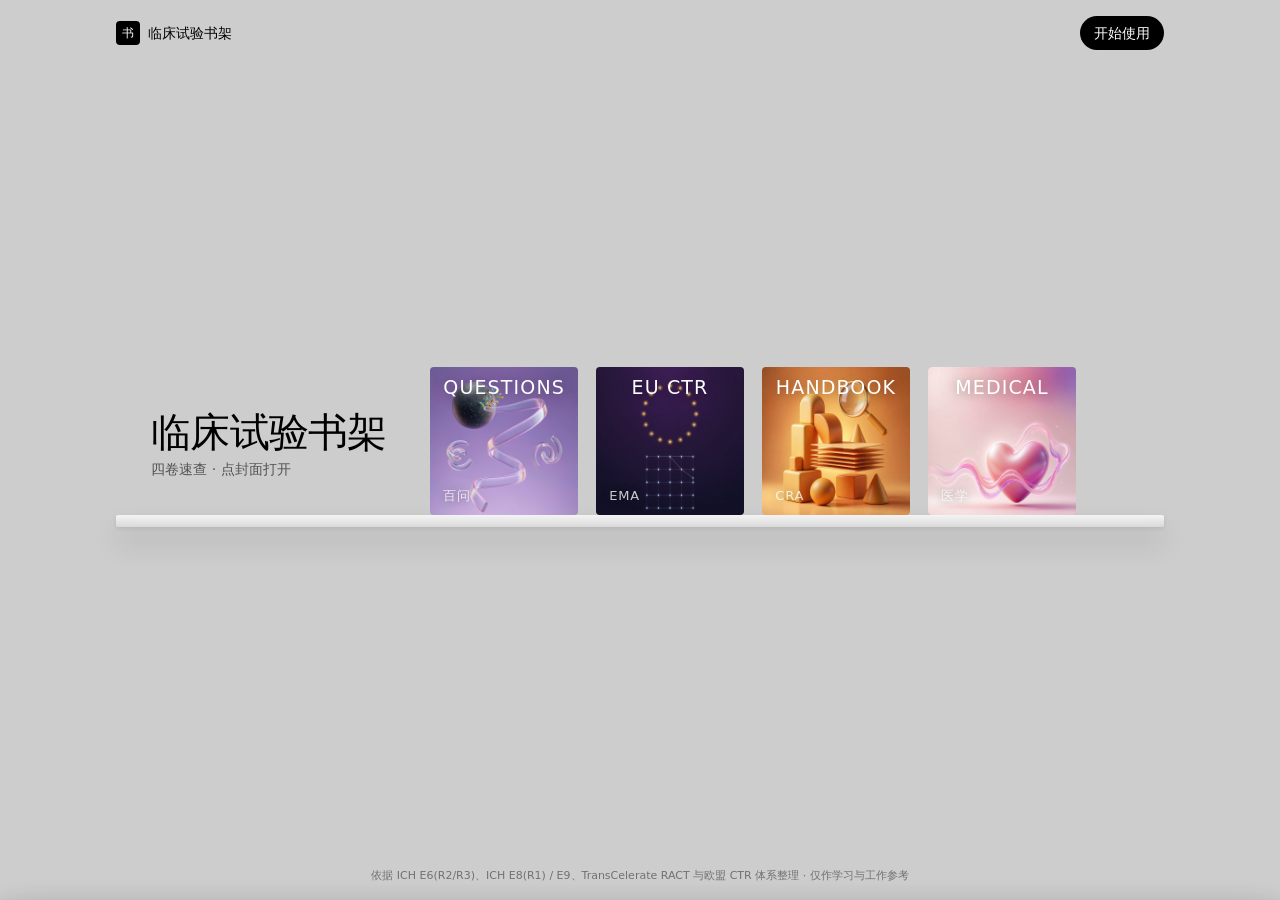
<file: 临床试验书架/index.html>
<!doctype html>
<html lang="zh-CN">
<head>
<meta charset="utf-8">
<meta name="viewport" content="width=device-width,initial-scale=1,viewport-fit=cover">
<meta name="format-detection" content="telephone=no">
<meta name="theme-color" content="#cdcdcd">
<meta name="apple-mobile-web-app-capable" content="yes">
<meta name="description" content="面向临床研究从业者的移动端速查书架：临床试验百问、EMA 法规、CRA 小册子、MA 医学。纯静态、可离线、微信内直接打开。">
<title>临床试验书架 · 四卷速查</title>
<link rel="stylesheet" href="assets/shelf.css">
</head>
<body>
<div class="scene" id="scene">
<header class="bar"><button class="brand" data-sheet-open="menu" aria-label="目录"><span class="brand-mark">书</span>临床试验书架</button><button class="pill bar-pill" data-sheet-open="about">开始使用</button></header>
<div class="scene-info" id="sceneInfo"><h1 class="si-title" id="siTitle" data-default="临床试验书架">临床试验书架</h1><p class="si-tag" id="siTag" data-default="四卷速查 · 点封面打开">四卷速查 · 点封面打开</p></div>
<div class="stage-shelf" id="stageShelf"><div class="shelf-row2"><button class="vol-link" type="button" data-key="qna" data-name="临床试验百问" data-tag="36 道高频问答 · 30 秒翻到答案" data-href="qna/index.html" data-img="assets/covers/qna.jpg" style="--i:0" aria-label="临床试验百问"><span class="vol" data-cover="qna"><img src="assets/covers/qna.jpg" alt="" loading="eager" decoding="async"><span class="v-word">QUESTIONS</span><span class="v-cn">百问</span></span></button><button class="vol-link" type="button" data-key="ema" data-name="EMA 法规" data-tag="12 部欧盟法规 · 暗色矩阵速查" data-href="ema/index.html" data-img="assets/covers/ema.jpg" style="--i:1" aria-label="EMA 法规"><span class="vol" data-cover="ema"><img src="assets/covers/ema.jpg" alt="" loading="eager" decoding="async"><span class="v-word">EU CTR</span><span class="v-cn">EMA</span></span></button><button class="vol-link" type="button" data-key="cra" data-name="CRA 小册子" data-tag="RBM 实务 · RACT / KRI / CtQ" data-href="cra/index.html" data-img="assets/covers/cra.jpg" style="--i:2" aria-label="CRA 小册子"><span class="vol" data-cover="cra"><img src="assets/covers/cra.jpg" alt="" loading="eager" decoding="async"><span class="v-word">HANDBOOK</span><span class="v-cn">CRA</span></span></button><button class="vol-link" type="button" data-key="ma" data-name="MA 医学" data-tag="7 大治疗领域 · 终点与标志物" data-href="ma/index.html" data-img="assets/covers/ma.jpg" style="--i:3" aria-label="MA 医学"><span class="vol" data-cover="ma"><img src="assets/covers/ma.jpg" alt="" loading="eager" decoding="async"><span class="v-word">MEDICAL</span><span class="v-cn">医学</span></span></button></div><div class="shelf-board"></div></div>
<div class="focus-layer" aria-hidden="true"><span class="focus-cover"><img id="foImg" src="assets/covers/qna.jpg" alt=""><span class="v-word" id="foWord"></span><span class="v-cn" id="foCn"></span></span><a class="pill fo-open" id="foOpen" href="qna/index.html">打开 <svg width="15" height="15" viewBox="0 0 24 24" fill="none" stroke="currentColor" stroke-width="1.5" stroke-linecap="round" stroke-linejoin="round" aria-hidden="true"><path d="M7 17 17 7"/><path d="M9 7h8v8"/></svg></a></div>
<footer class="scene-foot">依据 ICH E6(R2/R3)、ICH E8(R1) / E9、TransCelerate RACT 与欧盟 CTR 体系整理 · 仅作学习与工作参考</footer>
</div>
<section class="sheet" data-sheet="menu" aria-hidden="true"><div class="sheet-grip"></div><div class="sheet-inner"><div class="sheet-h"><span class="sheet-t">目录</span><button class="ghost" data-sheet-close aria-label="关闭"><svg width="20" height="20" viewBox="0 0 24 24" fill="none" stroke="currentColor" stroke-width="1.5" stroke-linecap="round" stroke-linejoin="round" aria-hidden="true"><path d="M6.5 6.5l11 11M17.5 6.5l-11 11"/></svg></button></div><div class="sheet-list"><button class="nav-line" data-sheet-open="search"><span>全站检索</span><small>索引 87 条</small></button><a class="nav-line" href="index.html"><span>书架首页</span><small>4 卷</small></a><a class="nav-line" href="qna/index.html"><span>临床试验百问</span><small>36 问</small></a><a class="nav-line" href="ema/index.html"><span>EMA 法规</span><small>12 部</small></a><a class="nav-line" href="cra/index.html"><span>CRA 小册子</span><small>RBM</small></a><a class="nav-line" href="ma/index.html"><span>MA 医学</span><small>21 节</small></a><a class="nav-line" href="cra/rbm-toolkit/index.html"><span>RBM 监查工作台</span><small>工具</small></a><button class="nav-line" data-sheet-open="about"><span>关于本架</span><small>说明</small></button></div></div></section><section class="sheet" data-sheet="about" aria-hidden="true"><div class="sheet-grip"></div><div class="sheet-inner"><div class="sheet-h"><span class="sheet-t">关于本架</span><button class="ghost" data-sheet-close aria-label="关闭"><svg width="20" height="20" viewBox="0 0 24 24" fill="none" stroke="currentColor" stroke-width="1.5" stroke-linecap="round" stroke-linejoin="round" aria-hidden="true"><path d="M6.5 6.5l11 11M17.5 6.5l-11 11"/></svg></button></div><p class="sheet-p">四卷临床试验实务速查，立在灰墙书架上。<b>临床试验百问</b>、<b>EMA 法规</b>、<b>CRA 小册子</b>、<b>MA 医学</b> —— 点封面聚焦放大，点 <b>打开</b> 进入卷册；页内可搜可筛，点条目展开。</p><p class="sheet-p"><b>封面由 AI 生成</b>：四张专辑风封面为 AI 原画，卷名文字由页面叠加保证清晰。</p><p class="sheet-p"><b>离线可用</b>：整站是纯静态文件，解压后双击 index.html 即可打开，不需要联网、不需要登录、不需要安装。RBM 监查工作台的数据全部保存在本机浏览器。</p><p class="sheet-p"><b>数据合规</b>：页面不含任何埋点、不上传任何数据，符合临床资料不出域的要求。</p><p class="sheet-p"><b>声明</b>：内容仅作学习与工作参考，不替代正式法规、试验方案或医学判断；重大决策请以官方原文与最新发布为准。</p></div></section><section class="sheet" data-sheet="search" aria-hidden="true"><div class="sheet-grip"></div><div class="sheet-inner"><div class="sheet-h"><span class="sheet-t">全站检索</span><button class="ghost" data-sheet-close aria-label="关闭"><svg width="20" height="20" viewBox="0 0 24 24" fill="none" stroke="currentColor" stroke-width="1.5" stroke-linecap="round" stroke-linejoin="round" aria-hidden="true"><path d="M6.5 6.5l11 11M17.5 6.5l-11 11"/></svg></button></div><div class="field" style="margin-bottom:14px"><span class="f-ico"><svg width="20" height="20" viewBox="0 0 24 24" fill="none" stroke="currentColor" stroke-width="1.5" stroke-linecap="round" stroke-linejoin="round" aria-hidden="true"><circle cx="11" cy="11" r="6.2"/><path d="m15.6 15.6 3.6 3.6"/></svg></span><input id="gsearch" type="search" placeholder="搜条目 / 关键词 / 法规编号" autocomplete="off" aria-label="全站检索"></div><div id="gresults"></div></div></section>
<div class="scrim" id="scrim"></div>
<button class="circle to-top" aria-label="回到顶部"><svg width="20" height="20" viewBox="0 0 24 24" fill="none" stroke="currentColor" stroke-width="1.5" stroke-linecap="round" stroke-linejoin="round" aria-hidden="true"><path d="M12 19V5.4"/><path d="m5.6 11.8 6.4-6.4 6.4 6.4"/></svg></button>
<script src="assets/shelf-index.js"></script>
<script src="assets/shelf.js"></script>
<script>Shelf.init();Shelf.initHome();</script>
</body>
</html>
</file>
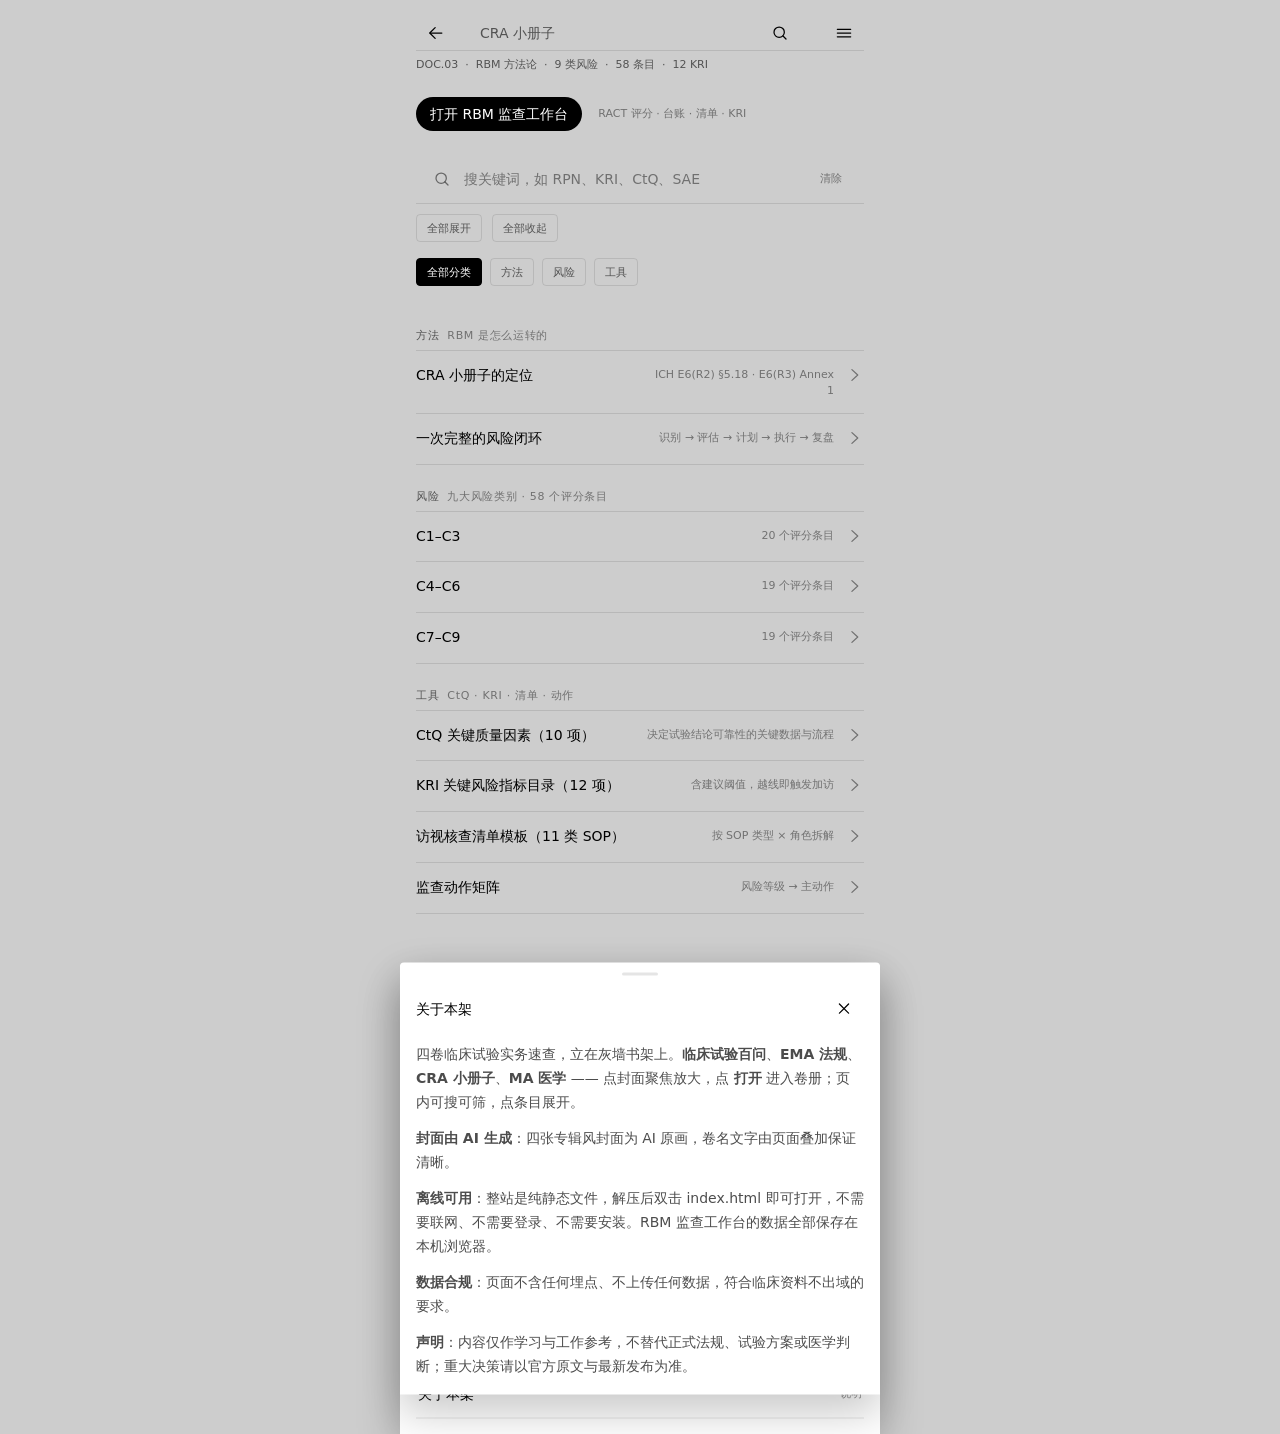
<file: 临床试验书架/cra/index.html>
<!doctype html>
<html lang="zh-CN">
<head>
<meta charset="utf-8">
<meta name="viewport" content="width=device-width,initial-scale=1,viewport-fit=cover">
<meta name="format-detection" content="telephone=no">
<meta name="theme-color" content="#cdcdcd">
<meta name="apple-mobile-web-app-capable" content="yes">
<meta name="description" content="基于风险的监查（Risk-Based Monitoring）实务小册子：方法、九大风险类别、CtQ、KRI、清单与监查动作矩阵，并可一键进入完整交互工作台。">
<title>CRA 小册子 · 临床试验书架</title>
<link rel="stylesheet" href="../assets/shelf.css">
</head>
<body>
<div class="stage">
<header class="bar"><a class="ghost" href="../index.html" aria-label="返回书架"><svg width="20" height="20" viewBox="0 0 24 24" fill="none" stroke="currentColor" stroke-width="1.5" stroke-linecap="round" stroke-linejoin="round" aria-hidden="true"><path d="M19 12H5"/><path d="m11 5.5-6.5 6.5 6.5 6.5"/></svg></a><span class="bar-title">CRA 小册子</span><button class="ghost" data-focus="search" aria-label="搜索"><svg width="20" height="20" viewBox="0 0 24 24" fill="none" stroke="currentColor" stroke-width="1.5" stroke-linecap="round" stroke-linejoin="round" aria-hidden="true"><circle cx="11" cy="11" r="6.2"/><path d="m15.6 15.6 3.6 3.6"/></svg></button><button class="ghost" data-sheet-open="menu" aria-label="目录"><svg width="20" height="20" viewBox="0 0 24 24" fill="none" stroke="currentColor" stroke-width="1.5" stroke-linecap="round" stroke-linejoin="round" aria-hidden="true"><path d="M4 7.5h16M4 12h16M4 16.5h16"/></svg></button></header>
<hr class="hair">
<div class="index">DOC.03 &nbsp;·&nbsp; RBM 方法论 &nbsp;·&nbsp; 9 类风险 &nbsp;·&nbsp; 58 条目 &nbsp;·&nbsp; 12 KRI</div>
<div style="margin-top:var(--s3);display:flex;align-items:center;gap:var(--s2)"><a class="pill" href="rbm-toolkit/index.html">打开 RBM 监查工作台</a><span style="font-size:var(--fz-sm);color:var(--ink-45)">RACT 评分 · 台账 · 清单 · KRI</span></div><div class="toolbar" style="margin-top:var(--s3)"><div class="field"><span class="f-ico"><svg width="20" height="20" viewBox="0 0 24 24" fill="none" stroke="currentColor" stroke-width="1.5" stroke-linecap="round" stroke-linejoin="round" aria-hidden="true"><circle cx="11" cy="11" r="6.2"/><path d="m15.6 15.6 3.6 3.6"/></svg></span><input id="search" type="search" placeholder="搜关键词，如 RPN、KRI、CtQ、SAE" autocomplete="off" aria-label="搜索"><button class="f-clear" type="button">清除</button></div><button class="chip" data-toggle="open">全部展开</button><button class="chip" data-toggle="close">全部收起</button></div><div class="chips" data-chip-group="cat"><button class="chip on" data-cat-value="all">全部分类</button><button class="chip" data-cat-value="g0">方法</button><button class="chip" data-cat-value="g1">风险</button><button class="chip" data-cat-value="g2">工具</button></div><div style="height:var(--s2)"></div><section class="group" data-group><h2 class="group-title">方法 <span>RBM 是怎么运转的</span></h2><div class="list"><div class="item" id="c1" data-cat="g0"><button class="item-head" aria-expanded="false"><span class="item-q">CRA 小册子的定位</span><span class="item-meta">ICH E6(R2) §5.18 · E6(R3) Annex 1</span><span class="item-chev"><svg width="20" height="20" viewBox="0 0 24 24" fill="none" stroke="currentColor" stroke-width="1.5" stroke-linecap="round" stroke-linejoin="round" aria-hidden="true"><path d="m9.5 5.5 7 6.5-7 6.5"/></svg></span></button><div class="item-body" id="c1-b"><p>基于风险的监查（Risk-Based Monitoring, RBM）把监查力度与试验风险绑定：先用 <b>RACT</b> 把风险量化，再用 <b>CtQ</b> 圈出必须守住的关键数据与流程，最后用 <b>KRI</b> 持续监测、动态调整现场访视频次与深度。</p><p>结果是：不再对所有字段做 100% SDV，而是把资源压到高风险中心、高风险数据上。</p><p class="cite">依据：ICH E6(R2) §5.18 质量体系与基于风险的监查；ICH E6(R3) Annex 1；TransCelerate RACT（2013）。</p></div></div><div class="item" id="c2" data-cat="g0"><button class="item-head" aria-expanded="false"><span class="item-q">一次完整的风险闭环</span><span class="item-meta">识别 → 评估 → 计划 → 执行 → 复盘</span><span class="item-chev"><svg width="20" height="20" viewBox="0 0 24 24" fill="none" stroke="currentColor" stroke-width="1.5" stroke-linecap="round" stroke-linejoin="round" aria-hidden="true"><path d="m9.5 5.5 7 6.5-7 6.5"/></svg></span></button><div class="item-body" id="c2-b"><p><b>01 识别</b>　按方案、人群、中心、IP、供应商、法规、运营七个方向列出可能出错的环节。</p><p><b>02 评估</b>　对每个条目打 <b>P（发生概率）× I（影响）× D（可检测度）</b>，各 1–5 分，相乘得 RPN。注意 D 的方向：<b>越难发现分越高</b>。</p><p><b>03 计划</b>　RPN ≥ 60 为高风险、30–59 中风险、&lt; 30 低风险，分别对应不同的访视频次、核查比例与报告复核要求。</p><p><b>04 执行</b>　按差异化清单现场核查，发现项进入动态风险台账，明确责任人与 Due Date。</p><p><b>05 复盘</b>　KRI 越线触发加访；问题闭环后回到台账复盘，修正下一轮 RACT 评分。</p></div></div></div></section><section class="group" data-group><h2 class="group-title">风险 <span>九大风险类别 · 58 个评分条目</span></h2><div class="list"><div class="item" id="c3" data-cat="g1"><button class="item-head" aria-expanded="false"><span class="item-q">C1–C3</span><span class="item-meta">20 个评分条目</span><span class="item-chev"><svg width="20" height="20" viewBox="0 0 24 24" fill="none" stroke="currentColor" stroke-width="1.5" stroke-linecap="round" stroke-linejoin="round" aria-hidden="true"><path d="m9.5 5.5 7 6.5-7 6.5"/></svg></span></button><div class="item-body" id="c3-b"><p>· <b>C1 方案设计复杂性</b>（7 项）—— 方案本身固有的设计复杂度，决定执行偏差的先天概率。入排标准数量、主要终点客观性、访视窗口、特殊给药途径、修订频次、随机与盲法、期中分析。</p><p>· <b>C2 受试者人群与安全性</b>（6 项）—— 人群特征带来的安全性暴露与依从性风险。疾病严重度与合并用药、预期 AE/SAE 率、特殊人群、脱落风险、知情复杂度、对照设置。</p><p>· <b>C3 中心特征与团队经验</b>（7 项）—— 中心执行能力与既往质量表现，是差异化监查的核心依据。GCP 稽查史、团队经验与流动率、入组速度、设备资质、既往缺陷整改。</p></div></div><div class="item" id="c4" data-cat="g1"><button class="item-head" aria-expanded="false"><span class="item-q">C4–C6</span><span class="item-meta">19 个评分条目</span><span class="item-chev"><svg width="20" height="20" viewBox="0 0 24 24" fill="none" stroke="currentColor" stroke-width="1.5" stroke-linecap="round" stroke-linejoin="round" aria-hidden="true"><path d="m9.5 5.5 7 6.5-7 6.5"/></svg></span></button><div class="item-body" id="c4-b"><p>· <b>C4 数据完整性与关键数据</b>（7 项）—— 关键数据（CtQ 数据）的来源、采集与可溯源性风险。源数据定义、EDC 质疑关闭时效、遗漏与逻辑错误、ALCOA+、中央数据监查能力。</p><p>· <b>C5 安全性报告与药物警戒</b>（6 项）—— AE / SAE 识别、编码、报告及时性与合规性风险。SAE 24 小时时限、MedDRA 编码、AESI 识别、妊娠与用药错误、紧急揭盲、双库一致性。</p><p>· <b>C6 试验用药品 / 器械管理</b>（6 项）—— IP 供应、储存、发放、回收与盲态保持的执行风险。冷链与储存条件、IRT/RTSM 发药、回收清点销毁、盲态与应急揭盲、器械培训追溯、效期与短缺。</p></div></div><div class="item" id="c5" data-cat="g1"><button class="item-head" aria-expanded="false"><span class="item-q">C7–C9</span><span class="item-meta">19 个评分条目</span><span class="item-chev"><svg width="20" height="20" viewBox="0 0 24 24" fill="none" stroke="currentColor" stroke-width="1.5" stroke-linecap="round" stroke-linejoin="round" aria-hidden="true"><path d="m9.5 5.5 7 6.5-7 6.5"/></svg></span></button><div class="item-body" id="c5-b"><p>· <b>C7 供应商与系统</b>（6 项）—— 外部供应商与 IT 系统带来的数据与运营风险。中心实验室与影像判读、IRT/RTSM 稳定性、ePRO 依从性、供应商资质、系统集成、备份与权限。</p><p>· <b>C8 法规与伦理合规环境</b>（6 项）—— 审批时效、法规差异与合规环境的执行风险。EC 批件与年度报告、方案修订备案、法规变更影响评估、数据合规（个人信息保护）。</p><p>· <b>C9 监查与运营流程</b>（7 项）—— 监查体系本身的有效性与闭环能力。监查计划合理性、报告质量、问题闭环率、人员能力、沟通机制、记录可追溯、QA 独立评估。</p></div></div></div></section><section class="group" data-group><h2 class="group-title">工具 <span>CtQ · KRI · 清单 · 动作</span></h2><div class="list"><div class="item" id="c6" data-cat="g2"><button class="item-head" aria-expanded="false"><span class="item-q">CtQ 关键质量因素（10 项）</span><span class="item-meta">决定试验结论可靠性的关键数据与流程</span><span class="item-chev"><svg width="20" height="20" viewBox="0 0 24 24" fill="none" stroke="currentColor" stroke-width="1.5" stroke-linecap="round" stroke-linejoin="round" aria-hidden="true"><path d="m9.5 5.5 7 6.5-7 6.5"/></svg></span></button><div class="item-body" id="c6-b"><p>知情同意（ICF）　·　受试者入选/排除标准　·　主要疗效终点评估　·　随机化与盲态保持　·　试验用药品/器械管理　·　安全性事件报告（AE/SAE）　·　关键安全性检查（实验室/ECG/影像）　·　方案依从性与访视窗口　·　数据录入与源数据一致性　·　生物样本采集与运输</p><p>CtQ 的作用是把监查清单从"全字段普查"收窄到"关键几项 100% 核查"。对应到中心层面，就是按本中心 RPN + CtQ 因子 + 历史高频问题 + KRI 异常，自动生成这一次的靶向清单。</p><p class="cite">依据：ICH E8(R1) §3 关键质量因素；ICH E6(R3) Annex 1。</p></div></div><div class="item" id="c7" data-cat="g2"><button class="item-head" aria-expanded="false"><span class="item-q">KRI 关键风险指标目录（12 项）</span><span class="item-meta">含建议阈值，越线即触发加访</span><span class="item-chev"><svg width="20" height="20" viewBox="0 0 24 24" fill="none" stroke="currentColor" stroke-width="1.5" stroke-linecap="round" stroke-linejoin="round" aria-hidden="true"><path d="m9.5 5.5 7 6.5-7 6.5"/></svg></span></button><div class="item-body" id="c7-b"><p>· <b>KRI-01</b>　访视超窗率　阈值 % 10<br>· <b>KRI-02</b>　数据录入延迟 &gt; 10 天占比　阈值 % 15<br>· <b>KRI-03</b>　平均查询关闭时长　阈值 天 14<br>· <b>KRI-04</b>　受试者脱落率　阈值 % 15<br>· <b>KRI-05</b>　SAE 迟报（&gt;24h）例数　阈值 例 1<br>· <b>KRI-06</b>　方案重大违背例数　阈值 例 1<br>· <b>KRI-07</b>　筛查失败率　阈值 % 30<br>· <b>KRI-08</b>　IP 超温 / 短缺事件　阈值 次 1<br>· <b>KRI-09</b>　关键数据缺失率　阈值 % 5<br>· <b>KRI-10</b>　中心关键人员变动　阈值 人次/季 1<br>· <b>KRI-11</b>　知情同意规范性缺陷　阈值 例 1<br>· <b>KRI-12</b>　问题整改逾期未闭环　阈值 项 2</p><p>方向均为"越高越差"。阈值只是建议起点，应结合方案、治疗领域与本中心历史建立基线，并在 SAP / 监查计划里写明越线后的响应动作。</p></div></div><div class="item" id="c8" data-cat="g2"><button class="item-head" aria-expanded="false"><span class="item-q">访视核查清单模板（11 类 SOP）</span><span class="item-meta">按 SOP 类型 × 角色拆解</span><span class="item-chev"><svg width="20" height="20" viewBox="0 0 24 24" fill="none" stroke="currentColor" stroke-width="1.5" stroke-linecap="round" stroke-linejoin="round" aria-hidden="true"><path d="m9.5 5.5 7 6.5-7 6.5"/></svg></span></button><div class="item-body" id="c8-b"><p>知情同意　·　受试者入选与筛选　·　方案依从性与访视执行　·　安全性报告与药物警戒　·　试验用药品/器械管理　·　数据与源文件管理　·　疗效评估与终点　·　随机化与盲态　·　生物样本管理　·　法规与伦理文件　·　授权与培训</p><p>每一条清单项由 <b>probe（核查提问）</b> 与 <b>guide（源数据核对指引）</b> 两部分组成，现场按提问逐项确认，用指引定位源文件，发现项直接落台账。</p></div></div><div class="item" id="c9" data-cat="g2"><button class="item-head" aria-expanded="false"><span class="item-q">监查动作矩阵</span><span class="item-meta">风险等级 → 主动作</span><span class="item-chev"><svg width="20" height="20" viewBox="0 0 24 24" fill="none" stroke="currentColor" stroke-width="1.5" stroke-linecap="round" stroke-linejoin="round" aria-hidden="true"><path d="m9.5 5.5 7 6.5-7 6.5"/></svg></span></button><div class="item-body" id="c9-b"><p><b>高风险（RPN ≥ 60）</b>　提高现场访视频次；关键项 100% 核查；双人复核监查报告；问题闭环周跟踪；必要时启动 QA 专项评估。</p><p><b>中风险（30–59）</b>　按计划访视；关键项 100% 核查、非关键项抽样；每月评审闭环率；依赖中央数据监查持续监测。</p><p><b>低风险（&lt; 30）</b>　维持现有计划；随访视抽查；年度全面回顾；主要依托 KRI 与中央监查预警。</p><p class="cite">动作取向与 TransCelerate RBM 工具集、EMA Reflection Paper on Risk-Based Quality Management（2013）一致。</p></div></div></div></section><section class="sheet" data-sheet="menu" aria-hidden="true"><div class="sheet-grip"></div><div class="sheet-inner"><div class="sheet-h"><span class="sheet-t">目录</span><button class="ghost" data-sheet-close aria-label="关闭"><svg width="20" height="20" viewBox="0 0 24 24" fill="none" stroke="currentColor" stroke-width="1.5" stroke-linecap="round" stroke-linejoin="round" aria-hidden="true"><path d="M6.5 6.5l11 11M17.5 6.5l-11 11"/></svg></button></div><div class="sheet-list"><button class="nav-line" data-sheet-open="search"><span>全站检索</span><small>索引 70 条</small></button><a class="nav-line" href="../index.html"><span>书架首页</span><small>4 卷</small></a><a class="nav-line" href="../qna/index.html"><span>临床试验百问</span><small>36 问</small></a><a class="nav-line" href="../ema/index.html"><span>EMA 法规</span><small>12 部</small></a><a class="nav-line" href="../cra/index.html"><span>CRA 小册子</span><small>RBM</small></a><a class="nav-line" href="../ma/index.html"><span>MA 医学</span><small>21 节</small></a><a class="nav-line" href="../cra/rbm-toolkit/index.html"><span>RBM 监查工作台</span><small>工具</small></a><button class="nav-line" data-sheet-open="about"><span>关于本架</span><small>说明</small></button></div></div></section><section class="sheet" data-sheet="about" aria-hidden="true"><div class="sheet-grip"></div><div class="sheet-inner"><div class="sheet-h"><span class="sheet-t">关于本架</span><button class="ghost" data-sheet-close aria-label="关闭"><svg width="20" height="20" viewBox="0 0 24 24" fill="none" stroke="currentColor" stroke-width="1.5" stroke-linecap="round" stroke-linejoin="round" aria-hidden="true"><path d="M6.5 6.5l11 11M17.5 6.5l-11 11"/></svg></button></div><p class="sheet-p">四卷临床试验实务速查，立在灰墙书架上。<b>临床试验百问</b>、<b>EMA 法规</b>、<b>CRA 小册子</b>、<b>MA 医学</b> —— 点封面聚焦放大，点 <b>打开</b> 进入卷册；页内可搜可筛，点条目展开。</p><p class="sheet-p"><b>封面由 AI 生成</b>：四张专辑风封面为 AI 原画，卷名文字由页面叠加保证清晰。</p><p class="sheet-p"><b>离线可用</b>：整站是纯静态文件，解压后双击 index.html 即可打开，不需要联网、不需要登录、不需要安装。RBM 监查工作台的数据全部保存在本机浏览器。</p><p class="sheet-p"><b>数据合规</b>：页面不含任何埋点、不上传任何数据，符合临床资料不出域的要求。</p><p class="sheet-p"><b>声明</b>：内容仅作学习与工作参考，不替代正式法规、试验方案或医学判断；重大决策请以官方原文与最新发布为准。</p></div></section></div>

<div class="scrim" id="scrim"></div>
<button class="circle to-top" aria-label="回到顶部"><svg width="20" height="20" viewBox="0 0 24 24" fill="none" stroke="currentColor" stroke-width="1.5" stroke-linecap="round" stroke-linejoin="round" aria-hidden="true"><path d="M12 19V5.4"/><path d="m5.6 11.8 6.4-6.4 6.4 6.4"/></svg></button>
<script src="../assets/shelf.js"></script>
<script>Shelf.init();</script>
</body>
</html>
</file>
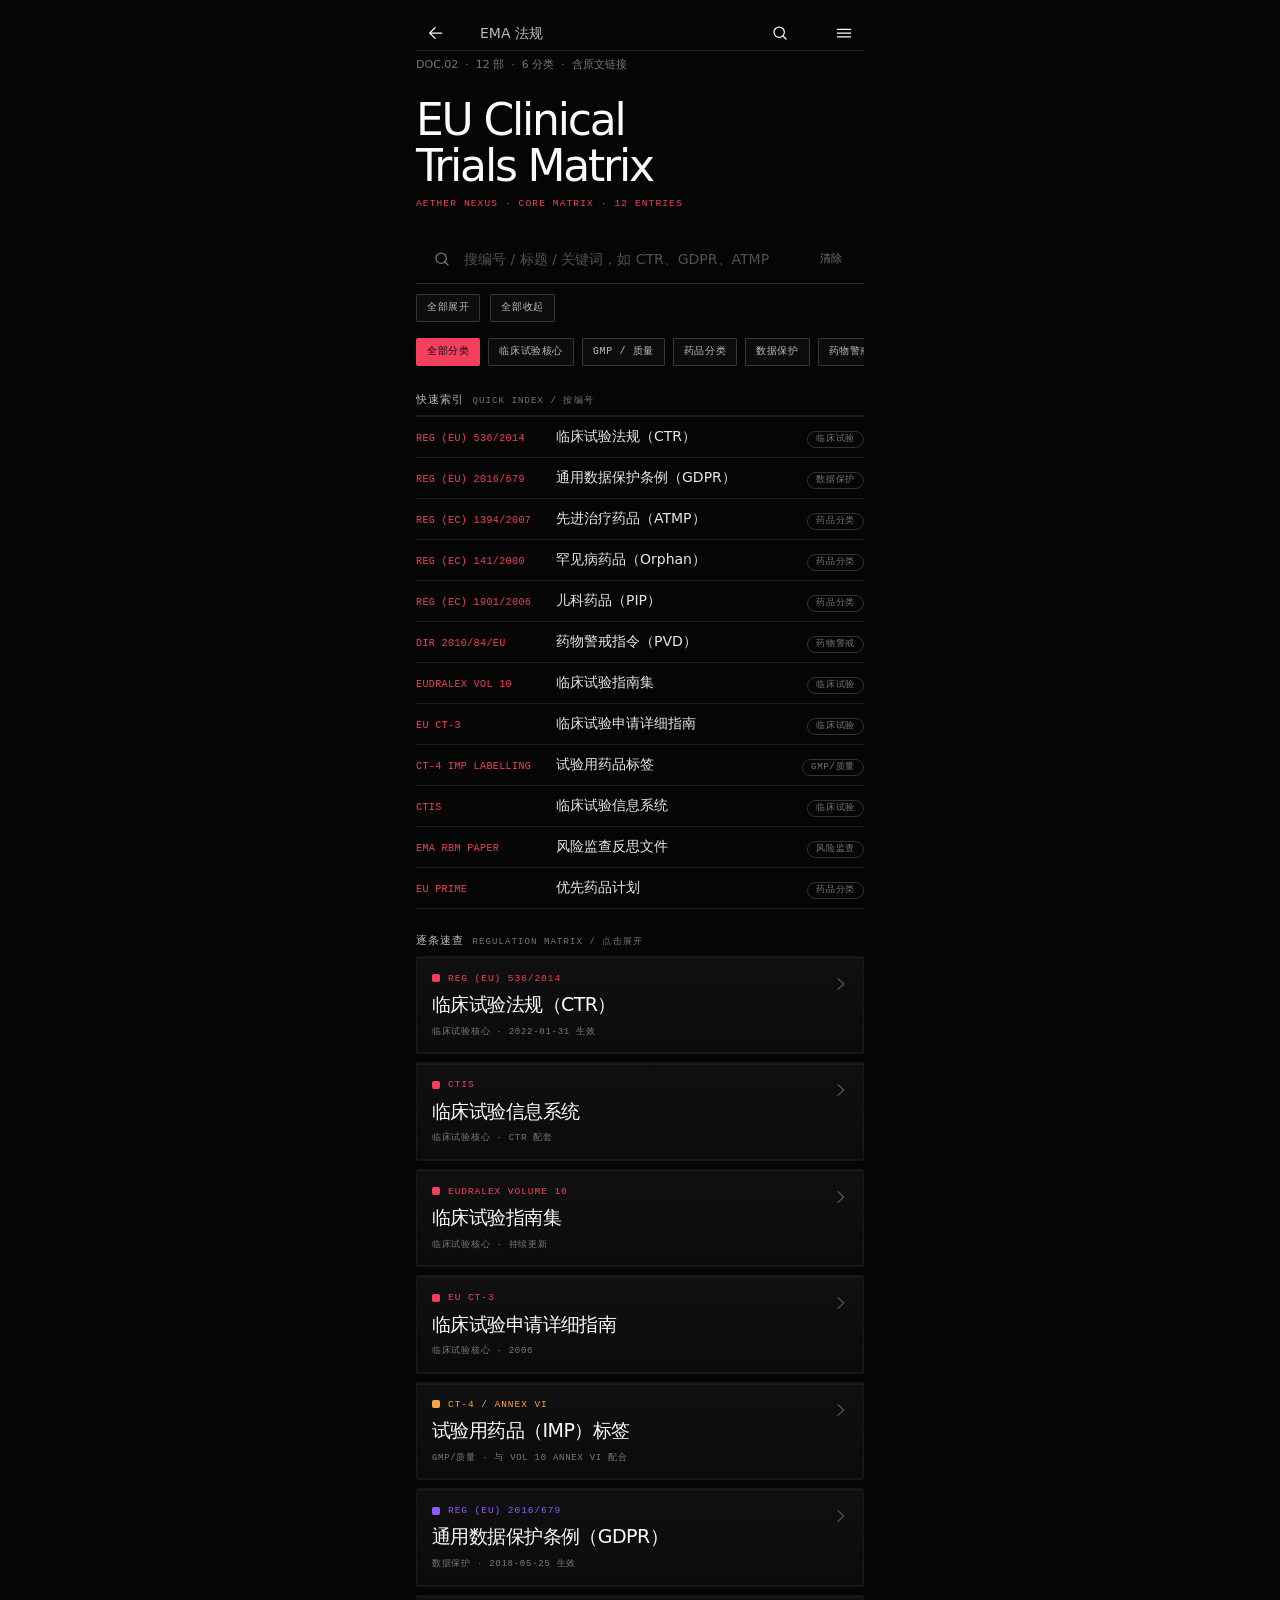
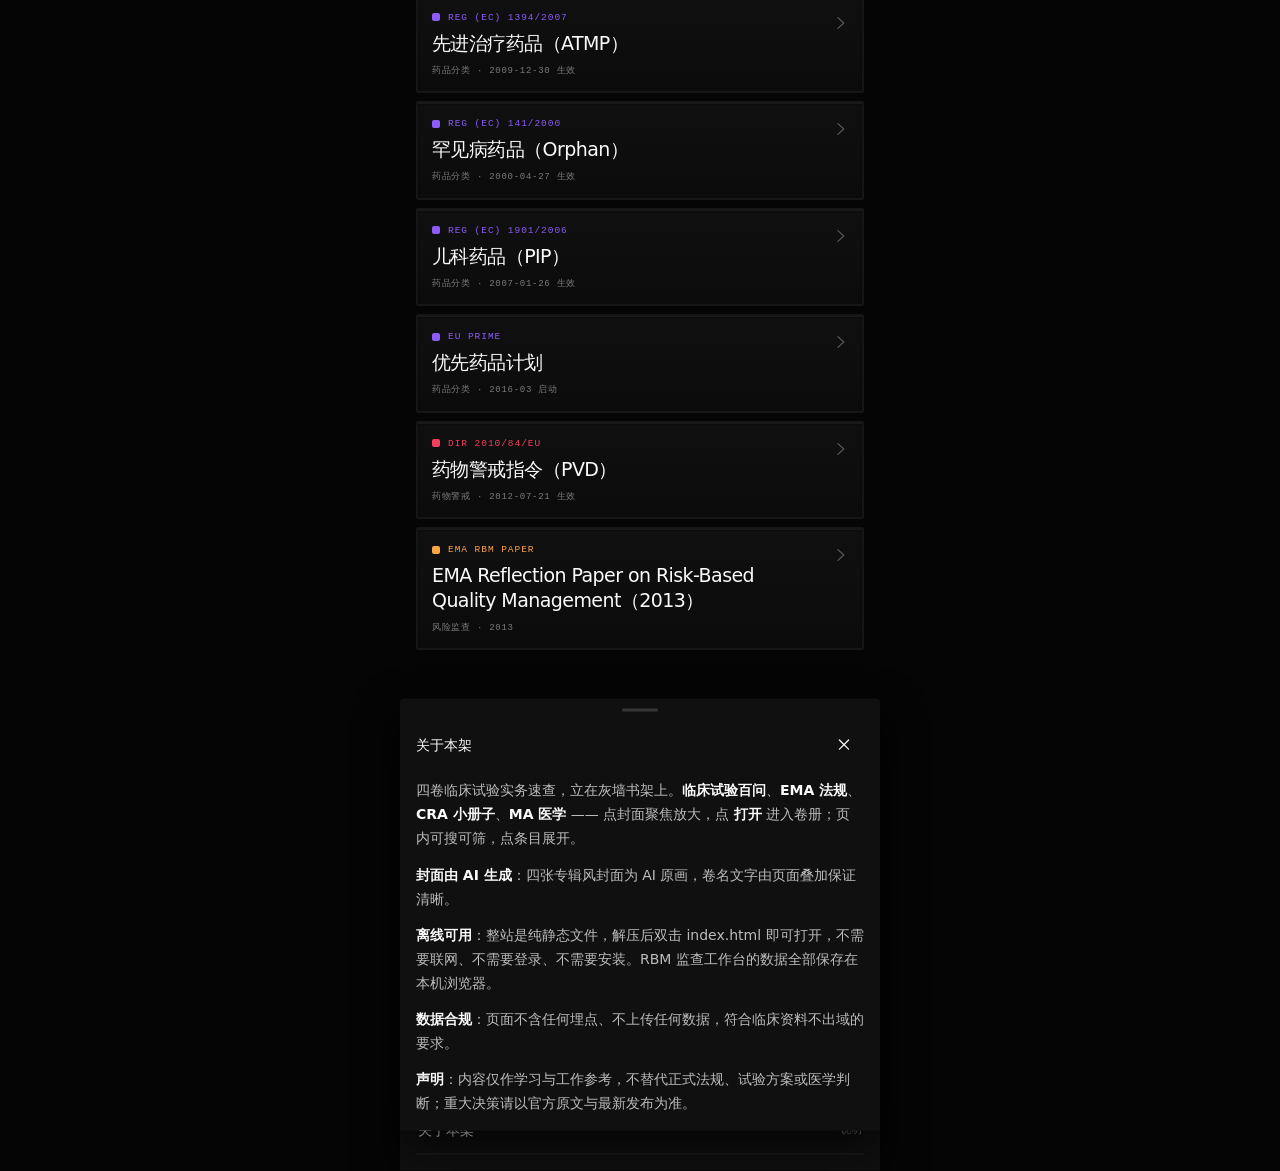
<file: 临床试验书架/ema/index.html>
<!doctype html>
<html lang="zh-CN">
<head>
<meta charset="utf-8">
<meta name="viewport" content="width=device-width,initial-scale=1,viewport-fit=cover">
<meta name="format-detection" content="telephone=no">
<meta name="theme-color" content="#050505">
<meta name="apple-mobile-web-app-capable" content="yes">
<meta name="description" content="欧盟临床试验相关法规与指南条目化速查：CTR / CTIS / GDPR / ATMP / 罕见病 / 儿科 / 药物警戒 / 风险监查。">
<title>EMA 法规 · 临床试验书架</title>
<link rel="stylesheet" href="../assets/shelf.css">
</head>
<body class="nx">
<div class="stage">
<header class="bar"><a class="ghost" href="../index.html" aria-label="返回书架"><svg width="20" height="20" viewBox="0 0 24 24" fill="none" stroke="currentColor" stroke-width="1.5" stroke-linecap="round" stroke-linejoin="round" aria-hidden="true"><path d="M19 12H5"/><path d="m11 5.5-6.5 6.5 6.5 6.5"/></svg></a><span class="bar-title">EMA 法规</span><button class="ghost" data-focus="search" aria-label="搜索"><svg width="20" height="20" viewBox="0 0 24 24" fill="none" stroke="currentColor" stroke-width="1.5" stroke-linecap="round" stroke-linejoin="round" aria-hidden="true"><circle cx="11" cy="11" r="6.2"/><path d="m15.6 15.6 3.6 3.6"/></svg></button><button class="ghost" data-sheet-open="menu" aria-label="目录"><svg width="20" height="20" viewBox="0 0 24 24" fill="none" stroke="currentColor" stroke-width="1.5" stroke-linecap="round" stroke-linejoin="round" aria-hidden="true"><path d="M4 7.5h16M4 12h16M4 16.5h16"/></svg></button></header>
<hr class="hair">
<div class="index">DOC.02 &nbsp;·&nbsp; 12 部 &nbsp;·&nbsp; 6 分类 &nbsp;·&nbsp; 含原文链接</div><div class="nx-hero"><h1>EU Clinical<br>Trials Matrix</h1><p>AETHER NEXUS · CORE MATRIX · 12 ENTRIES</p></div>

<div class="toolbar" style="margin-top:var(--s3)"><div class="field"><span class="f-ico"><svg width="20" height="20" viewBox="0 0 24 24" fill="none" stroke="currentColor" stroke-width="1.5" stroke-linecap="round" stroke-linejoin="round" aria-hidden="true"><circle cx="11" cy="11" r="6.2"/><path d="m15.6 15.6 3.6 3.6"/></svg></span><input id="search" type="search" placeholder="搜编号 / 标题 / 关键词，如 CTR、GDPR、ATMP" autocomplete="off" aria-label="搜索"><button class="f-clear" type="button">清除</button></div><button class="chip" data-toggle="open">全部展开</button><button class="chip" data-toggle="close">全部收起</button></div><div class="chips" data-chip-group="cat"><button class="chip on" data-cat-value="all">全部分类</button><button class="chip" data-cat-value="ctr">临床试验核心</button><button class="chip" data-cat-value="gmp">GMP / 质量</button><button class="chip" data-cat-value="vp">药品分类</button><button class="chip" data-cat-value="dp">数据保护</button><button class="chip" data-cat-value="pv">药物警戒</button><button class="chip" data-cat-value="rb">风险监查</button></div><section class="group" data-group style="margin-top:var(--s3)"><h2 class="group-title nx-display-sub">快速索引 <span>QUICK INDEX / 按编号</span></h2><div class="nx-toc"><div class="nx-toc-row"><span class="nx-toc-code">Reg (EU) 536/2014</span><span class="nx-toc-name">临床试验法规（CTR）</span><span class="nx-toc-cat">临床试验</span></div><div class="nx-toc-row"><span class="nx-toc-code">Reg (EU) 2016/679</span><span class="nx-toc-name">通用数据保护条例（GDPR）</span><span class="nx-toc-cat">数据保护</span></div><div class="nx-toc-row"><span class="nx-toc-code">Reg (EC) 1394/2007</span><span class="nx-toc-name">先进治疗药品（ATMP）</span><span class="nx-toc-cat">药品分类</span></div><div class="nx-toc-row"><span class="nx-toc-code">Reg (EC) 141/2000</span><span class="nx-toc-name">罕见病药品（Orphan）</span><span class="nx-toc-cat">药品分类</span></div><div class="nx-toc-row"><span class="nx-toc-code">Reg (EC) 1901/2006</span><span class="nx-toc-name">儿科药品（PIP）</span><span class="nx-toc-cat">药品分类</span></div><div class="nx-toc-row"><span class="nx-toc-code">Dir 2010/84/EU</span><span class="nx-toc-name">药物警戒指令（PVD）</span><span class="nx-toc-cat">药物警戒</span></div><div class="nx-toc-row"><span class="nx-toc-code">EudraLex Vol 10</span><span class="nx-toc-name">临床试验指南集</span><span class="nx-toc-cat">临床试验</span></div><div class="nx-toc-row"><span class="nx-toc-code">EU CT-3</span><span class="nx-toc-name">临床试验申请详细指南</span><span class="nx-toc-cat">临床试验</span></div><div class="nx-toc-row"><span class="nx-toc-code">CT-4 IMP Labelling</span><span class="nx-toc-name">试验用药品标签</span><span class="nx-toc-cat">GMP/质量</span></div><div class="nx-toc-row"><span class="nx-toc-code">CTIS</span><span class="nx-toc-name">临床试验信息系统</span><span class="nx-toc-cat">临床试验</span></div><div class="nx-toc-row"><span class="nx-toc-code">EMA RBM Paper</span><span class="nx-toc-name">风险监查反思文件</span><span class="nx-toc-cat">风险监查</span></div><div class="nx-toc-row"><span class="nx-toc-code">EU PRIME</span><span class="nx-toc-name">优先药品计划</span><span class="nx-toc-cat">药品分类</span></div></div></section><section class="group" data-group style="margin-top:var(--s3)"><h2 class="group-title nx-display-sub">逐条速查 <span>REGULATION MATRIX / 点击展开</span></h2><div class="nx-list"><div class="item nx-item" id="e1" data-cat="ctr" data-acc="r"><button class="item-head" aria-expanded="false"><span class="nx-code">Reg (EU) 536/2014</span><span class="item-q">临床试验法规（CTR）</span><span class="item-meta">临床试验核心 · 2022-01-31 生效</span><span class="item-chev"><svg width="20" height="20" viewBox="0 0 24 24" fill="none" stroke="currentColor" stroke-width="1.5" stroke-linecap="round" stroke-linejoin="round" aria-hidden="true"><path d="m9.5 5.5 7 6.5-7 6.5"/></svg></span></button><div class="item-body" id="e1-b"><dl class="kvs">
        <dt>编号</dt><dd>Regulation (EU) No 536/2014</dd>
        <dt>中文</dt><dd>关于人用药品临床试验的欧盟法规</dd>
        <dt>英文</dt><dd>Clinical Trials Regulation</dd>
        <dt>发布</dt><dd>欧洲议会与理事会</dd>
        <dt>生效</dt><dd>2022-01-31（同时废止 Directive 2001/20/EC）</dd>
        <dt>适用范围</dt><dd>所有在欧盟开展的、以药品为干预的人体临床试验</dd>
      </dl>
      <p><b>核心要点</b>：单一申请入口（通过 CTIS），统一各成员国审批、伦理审查与安全报告；申办者只需向 1 个报告成员国（RMS）提交，RMS 协调其他成员国（MSC）；试验分类与简化程序；对儿科、罕见病、ATMP 等设加速路径；公开透明的试验信息（含结果摘要）。</p>
      <p><b>关键条款</b>：第 5 章 申请程序；第 6 章 安全性报告；第 7 章 试验用药品（IMP）制备与标签；第 28 章 试验暂停/终止；第 38 章 数据保护与公开范围。</p>
      <p class="cite">原文：<a href="https://eur-lex.europa.eu/eli/reg/2014/536/oj" target="_blank" rel="noopener">eur-lex.europa.eu/eli/reg/2014/536/oj</a>　·　EMA 实施页：<a href="https://www.ema.europa.eu/en/human-regulatory/research-development/clinical-trials/clinical-trials-regulation" target="_blank" rel="noopener">EMA · CTR</a></p></div></div><div class="item nx-item" id="e2" data-cat="ctr" data-acc="r"><button class="item-head" aria-expanded="false"><span class="nx-code">CTIS</span><span class="item-q">临床试验信息系统</span><span class="item-meta">临床试验核心 · CTR 配套</span><span class="item-chev"><svg width="20" height="20" viewBox="0 0 24 24" fill="none" stroke="currentColor" stroke-width="1.5" stroke-linecap="round" stroke-linejoin="round" aria-hidden="true"><path d="m9.5 5.5 7 6.5-7 6.5"/></svg></span></button><div class="item-body" id="e2-b"><dl class="kvs">
        <dt>全称</dt><dd>Clinical Trials Information System</dd>
        <dt>运营</dt><dd>EMA + 各成员国主管当局</dd>
        <dt>启用</dt><dd>2022-01-31</dd>
      </dl>
      <p>所有 CTR 下的临床试验申请、审评、修改、试验进展、结果、安全报告均通过 CTIS 提交与公开。设置两套门户：Sponsor workspace（申办者）与 Authority workspace（监管/伦理）。公众可查看：方案摘要、受试者特征、主要结果（无论是否上市）。</p>
      <p class="cite">访问：<a href="https://www.clinicaltrialsregister.eu" target="_blank" rel="noopener">clinicaltrialsregister.eu</a>（公开端） · 培训与文档：EMA CTIS 主页。</p></div></div><div class="item nx-item" id="e3" data-cat="ctr" data-acc="r"><button class="item-head" aria-expanded="false"><span class="nx-code">EudraLex Volume 10</span><span class="item-q">临床试验指南集</span><span class="item-meta">临床试验核心 · 持续更新</span><span class="item-chev"><svg width="20" height="20" viewBox="0 0 24 24" fill="none" stroke="currentColor" stroke-width="1.5" stroke-linecap="round" stroke-linejoin="round" aria-hidden="true"><path d="m9.5 5.5 7 6.5-7 6.5"/></svg></span></button><div class="item-body" id="e3-b"><dl class="kvs">
        <dt>性质</dt><dd>欧盟委员会发布的人用药品临床试验指南集</dd>
        <dt>维护</dt><dd>DG SANTE（健康与食品安全总司）</dd>
      </dl>
      <p>包含多个 Annex：</p>
      <p>· <b>Annex I</b>：临床试验申请（CTA）的内容与格式；<br>
         · <b>Annex II</b>：IMPD（Investigational Medicinal Product Dossier）；<br>
         · <b>Annex III</b>：安全性报告（年度与加速）；<br>
         · <b>Annex IV</b>：试验用药品 GMP 要求；<br>
         · <b>Annex V</b>：药品说明书 / 标签要求；<br>
         · <b>Annex VI</b>：试验用药品的标签（与欧盟法规 536/2014 配合）。</p>
      <p class="cite">原文：<a href="https://health.ec.europa.eu/medicinal-products/eudralex/eudralex-volume-10_en" target="_blank" rel="noopener">ec.europa.eu · EudraLex Vol 10</a></p></div></div><div class="item nx-item" id="e4" data-cat="ctr" data-acc="r"><button class="item-head" aria-expanded="false"><span class="nx-code">EU CT-3</span><span class="item-q">临床试验申请详细指南</span><span class="item-meta">临床试验核心 · 2006</span><span class="item-chev"><svg width="20" height="20" viewBox="0 0 24 24" fill="none" stroke="currentColor" stroke-width="1.5" stroke-linecap="round" stroke-linejoin="round" aria-hidden="true"><path d="m9.5 5.5 7 6.5-7 6.5"/></svg></span></button><div class="item-body" id="e4-b"><dl class="kvs">
        <dt>全称</dt><dd>Detailed guidance for the request for authorisation of a clinical trial on a medicinal product for human use to the competent authorities, notification of substantial amendments and declaration of the end of the trial</dd>
        <dt>编号</dt><dd>ENTR/CT 2 Revision 3（CT-3）</dd>
      </dl>
      <p>虽然 CT-3 在 CTR 实施后部分被取代，但仍是 IMPD / 试验结构化数据的核心参考。它规范：申请格式、申办者与 PI 责任分工、伦理委员会角色、文件保留期、IMP 制备与质量管理。</p>
      <p class="cite">附录与模板：EMA 文档库 / EudraLex Vol 10 Annex I。</p></div></div><div class="item nx-item" id="e5" data-cat="gmp" data-acc="a"><button class="item-head" aria-expanded="false"><span class="nx-code">CT-4 / Annex VI</span><span class="item-q">试验用药品（IMP）标签</span><span class="item-meta">GMP/质量 · 与 Vol 10 Annex VI 配合</span><span class="item-chev"><svg width="20" height="20" viewBox="0 0 24 24" fill="none" stroke="currentColor" stroke-width="1.5" stroke-linecap="round" stroke-linejoin="round" aria-hidden="true"><path d="m9.5 5.5 7 6.5-7 6.5"/></svg></span></button><div class="item-body" id="e5-b"><p>规定 IMP 与辅助药品的<strong>标签内容</strong>（IMP 名称、批号、剂量、有效期、储存条件、申办者、PI 用语、试验编号等）、<strong>盲态包装</strong>、<strong>多语种要求</strong>、以及紧急破盲通道标签。</p>
      <p>CTR 实施后，标签要求可在 IMP 整个供应链追溯（符合 Falsified Medicines Directive 2011/62/EU 精神）。</p>
      <p class="cite">原文：<a href="https://health.ec.europa.eu/medicinal-products/eudralex/eudralex-volume-10_en" target="_blank" rel="noopener">EudraLex Vol 10</a>　·　同 EU GMP Annex 13 配套使用。</p></div></div><div class="item nx-item" id="e6" data-cat="dp" data-acc="p"><button class="item-head" aria-expanded="false"><span class="nx-code">Reg (EU) 2016/679</span><span class="item-q">通用数据保护条例（GDPR）</span><span class="item-meta">数据保护 · 2018-05-25 生效</span><span class="item-chev"><svg width="20" height="20" viewBox="0 0 24 24" fill="none" stroke="currentColor" stroke-width="1.5" stroke-linecap="round" stroke-linejoin="round" aria-hidden="true"><path d="m9.5 5.5 7 6.5-7 6.5"/></svg></span></button><div class="item-body" id="e6-b"><dl class="kvs">
        <dt>全称</dt><dd>General Data Protection Regulation</dd>
        <dt>取代</dt><dd>Directive 95/46/EC（1995 数据保护指令）</dd>
        <dt>罚则</dt><dd>最高 4% 年营业额或 2000 万欧元（取高）</dd>
      </dl>
      <p><b>核心原则</b>：合法、公平、透明；目的限定；数据最小化；准确性；存储限制；完整与保密；问责。</p>
      <p><b>对临床试验影响</b>：① 知情同意与数据处理合法基础须明确；② 试验受试者享有<strong>访问权、删除权（被遗忘）、数据携带权、限制处理权</strong>，需流程化响应；③ 数据跨境传输（如出 EU/EEA）须充分性认定或标准合同条款（SCC）+ 影响评估；④ 个人数据违规 72 小时报告监管；⑤ 设立 DPO（数据保护官）。</p>
      <p>EU CTR 536/2014 第 28 章与 GDPR 协同：试验数据公开与个人隐私之间有专门平衡机制（如「不公开可识别个人信息」）。</p>
      <p class="cite">原文：<a href="https://gdpr-info.eu/" target="_blank" rel="noopener">gdpr-info.eu</a>　·　EDPB 指南：<a href="https://edpb.europa.eu/" target="_blank" rel="noopener">edpb.europa.eu</a></p></div></div><div class="item nx-item" id="e7" data-cat="vp" data-acc="p"><button class="item-head" aria-expanded="false"><span class="nx-code">Reg (EC) 1394/2007</span><span class="item-q">先进治疗药品（ATMP）</span><span class="item-meta">药品分类 · 2009-12-30 生效</span><span class="item-chev"><svg width="20" height="20" viewBox="0 0 24 24" fill="none" stroke="currentColor" stroke-width="1.5" stroke-linecap="round" stroke-linejoin="round" aria-hidden="true"><path d="m9.5 5.5 7 6.5-7 6.5"/></svg></span></button><div class="item-body" id="e7-b"><p>规整<strong>基因治疗、体细胞治疗、组织工程药品</strong>三大类的中央审批、市场授权、上市后监测。设立 ATMP 委员会（CAT, Committee for Advanced Therapies），与 CHMP 联合审批。ATMP 在 CTR 下享有<strong>加速评估</strong>，可走 PRIME 通道。</p>
      <p>对临床试验要求：① GMP 适用于原料与制品全程；② 长期随访（受试者 15–30 年）；③ 风险管理制度贯穿全生命周期。</p>
      <p class="cite">原文：<a href="https://eur-lex.europa.eu/eli/reg/2007/1394/oj" target="_blank" rel="noopener">eur-lex.europa.eu/eli/reg/2007/1394/oj</a></p></div></div><div class="item nx-item" id="e8" data-cat="vp" data-acc="p"><button class="item-head" aria-expanded="false"><span class="nx-code">Reg (EC) 141/2000</span><span class="item-q">罕见病药品（Orphan）</span><span class="item-meta">药品分类 · 2000-04-27 生效</span><span class="item-chev"><svg width="20" height="20" viewBox="0 0 24 24" fill="none" stroke="currentColor" stroke-width="1.5" stroke-linecap="round" stroke-linejoin="round" aria-hidden="true"><path d="m9.5 5.5 7 6.5-7 6.5"/></svg></span></button><div class="item-body" id="e8-b"><p>在欧盟用于<strong>罕见病（影响 &lt; 5/10000 人）+ 严重或危及生命</strong>的药品设孤儿药资格认定。认定后享：</p>
      <p>· 10 年市场独占；· 集中审批（EMA 单一通道）；· 协议协助（protocol assistance，监管前置咨询免费）；· 减免部分申请费；· 可申请 EU 资金支持研究。</p>
      <p>罕见病临床试验常面临：患者数极少、终点难定、对照困难。需用：适应性设计、外部对照、真实世界数据、Bayes 方法、长期自然史等方法学。</p>
      <p class="cite">原文：<a href="https://eur-lex.europa.eu/eli/reg/2000/141/oj" target="_blank" rel="noopener">eur-lex.europa.eu/eli/reg/2000/141/oj</a>　·　EMA 孤儿药：<a href="https://www.ema.europa.eu/en/human-regulatory/research-development/orphan-designation" target="_blank" rel="noopener">EMA · Orphan</a></p></div></div><div class="item nx-item" id="e9" data-cat="vp" data-acc="p"><button class="item-head" aria-expanded="false"><span class="nx-code">Reg (EC) 1901/2006</span><span class="item-q">儿科药品（PIP）</span><span class="item-meta">药品分类 · 2007-01-26 生效</span><span class="item-chev"><svg width="20" height="20" viewBox="0 0 24 24" fill="none" stroke="currentColor" stroke-width="1.5" stroke-linecap="round" stroke-linejoin="round" aria-hidden="true"><path d="m9.5 5.5 7 6.5-7 6.5"/></svg></span></button><div class="item-body" id="e9-b"><p>新药上市申请时，除非有 PDP（Pediatric Investigation Plan）豁免或延期，须先提交 PIP（儿科研究计划）并获 PDCO（儿科委员会）同意。</p>
      <p>益处：6 个月的<strong>补充保护证书（SPC）延期</strong>；2 年市场独占（orphan）。PIP 应：年龄分层、剂型调整、安全性长期随访、与成人研究衔接。</p>
      <p class="cite">原文：<a href="https://eur-lex.europa.eu/eli/reg/2006/1901/oj" target="_blank" rel="noopener">eur-lex.europa.eu/eli/reg/2006/1901/oj</a>　·　EMA：<a href="https://www.ema.europa.eu/en/human-regulatory/research-development/paediatric-medicines" target="_blank" rel="noopener">EMA · PIP</a></p></div></div><div class="item nx-item" id="e10" data-cat="vp" data-acc="p"><button class="item-head" aria-expanded="false"><span class="nx-code">EU PRIME</span><span class="item-q">优先药品计划</span><span class="item-meta">药品分类 · 2016-03 启动</span><span class="item-chev"><svg width="20" height="20" viewBox="0 0 24 24" fill="none" stroke="currentColor" stroke-width="1.5" stroke-linecap="round" stroke-linejoin="round" aria-hidden="true"><path d="m9.5 5.5 7 6.5-7 6.5"/></svg></span></button><div class="item-body" id="e10-b"><p>PRIME（Priority Medicines）面向<strong>未被满足医疗需求</strong>的药品，加速开发与评估：</p>
      <p>· 早期与 EMA 沟通（CHMP 强化支持）；· 加速评估（150 天，正常 210 天）；· 申办者可获监管科学资源支持；· 申请条件：药物有潜力为无治疗手段或比现有疗法具重大优势。</p>
      <p class="cite">EMA：<a href="https://www.ema.europa.eu/en/human-regulatory/research-development/prime-priority-medicines" target="_blank" rel="noopener">EMA · PRIME</a></p></div></div><div class="item nx-item" id="e11" data-cat="pv" data-acc="r"><button class="item-head" aria-expanded="false"><span class="nx-code">Dir 2010/84/EU</span><span class="item-q">药物警戒指令（PVD）</span><span class="item-meta">药物警戒 · 2012-07-21 生效</span><span class="item-chev"><svg width="20" height="20" viewBox="0 0 24 24" fill="none" stroke="currentColor" stroke-width="1.5" stroke-linecap="round" stroke-linejoin="round" aria-hidden="true"><path d="m9.5 5.5 7 6.5-7 6.5"/></svg></span></button><div class="item-body" id="e11-b"><p>与 Reg (EU) 1235/2010 一起，构成欧盟药物警戒核心立法。</p>
      <p>· 设立<strong>药物警戒风险评估委员会（PRAC）</strong>；<br>
         · 申办者必须建立 PV 系统 + 持有 QPPV（Qualified Person for Pharmacovigilance）；<br>
         · 须持续评估获益/风险，定期提交 PSUR；<br>
         · 实施 PSUSA（成员国单次评估 → 欧盟统一结论）；<br>
         · 触发安全研究的法律基础；<br>
         · 上市后安全性研究（PASS）规范。</p>
      <p class="cite">原文：<a href="https://eur-lex.europa.eu/eli/dir/2010/84/oj" target="_blank" rel="noopener">eur-lex.europa.eu/eli/dir/2010/84/oj</a>　·　EMA 实施：<a href="https://www.ema.europa.eu/en/human-regulatory/pharmacovigilance" target="_blank" rel="noopener">EMA · PV</a></p></div></div><div class="item nx-item" id="e12" data-cat="rb" data-acc="a"><button class="item-head" aria-expanded="false"><span class="nx-code">EMA RBM Paper</span><span class="item-q">EMA Reflection Paper on Risk-Based Quality Management（2013）</span><span class="item-meta">风险监查 · 2013</span><span class="item-chev"><svg width="20" height="20" viewBox="0 0 24 24" fill="none" stroke="currentColor" stroke-width="1.5" stroke-linecap="round" stroke-linejoin="round" aria-hidden="true"><path d="m9.5 5.5 7 6.5-7 6.5"/></svg></span></button><div class="item-body" id="e12-b"><p>EMA 与 FDA、PMDA 联合反思：传统 100% SDV 已不充分，应转向<strong>质量风险管理体系</strong>。要点：</p>
      <p>· 在试验起始做风险识别（RACT）；<br>
         · 把风险分配到设计、方案、SOP、监查、稽查等环节；<br>
         · 监查策略可<strong>现场 + 中心 + 远程</strong>组合；<br>
         · 关键风险指标（KRI）与质量容忍度（QT, Quality Tolerance）机制；<br>
         · 中央数据监查可识别中心间差异、欺诈、数据漂移；<br>
         · 与 ICH E6(R2) §5.18 配套。</p>
      <p>此文件是 RBM 在欧盟的<strong>方法论官方背书</strong>。结合 ICH E6(R3) Annex 1，是当前 CRA 的工作指针。</p>
      <p class="cite">原文：<a href="https://www.ema.europa.eu/en/documents/scientific-guideline/reflection-paper-risk-based-quality-management-clinical-trials_en.pdf" target="_blank" rel="noopener">EMA Reflection Paper (PDF)</a></p></div></div></div></section><section class="sheet" data-sheet="menu" aria-hidden="true"><div class="sheet-grip"></div><div class="sheet-inner"><div class="sheet-h"><span class="sheet-t">目录</span><button class="ghost" data-sheet-close aria-label="关闭"><svg width="20" height="20" viewBox="0 0 24 24" fill="none" stroke="currentColor" stroke-width="1.5" stroke-linecap="round" stroke-linejoin="round" aria-hidden="true"><path d="M6.5 6.5l11 11M17.5 6.5l-11 11"/></svg></button></div><div class="sheet-list"><button class="nav-line" data-sheet-open="search"><span>全站检索</span><small>索引 36 条</small></button><a class="nav-line" href="../index.html"><span>书架首页</span><small>4 卷</small></a><a class="nav-line" href="../qna/index.html"><span>临床试验百问</span><small>36 问</small></a><a class="nav-line" href="../ema/index.html"><span>EMA 法规</span><small>12 部</small></a><a class="nav-line" href="../cra/index.html"><span>CRA 小册子</span><small>RBM</small></a><a class="nav-line" href="../ma/index.html"><span>MA 医学</span><small>21 节</small></a><a class="nav-line" href="../cra/rbm-toolkit/index.html"><span>RBM 监查工作台</span><small>工具</small></a><button class="nav-line" data-sheet-open="about"><span>关于本架</span><small>说明</small></button></div></div></section><section class="sheet" data-sheet="about" aria-hidden="true"><div class="sheet-grip"></div><div class="sheet-inner"><div class="sheet-h"><span class="sheet-t">关于本架</span><button class="ghost" data-sheet-close aria-label="关闭"><svg width="20" height="20" viewBox="0 0 24 24" fill="none" stroke="currentColor" stroke-width="1.5" stroke-linecap="round" stroke-linejoin="round" aria-hidden="true"><path d="M6.5 6.5l11 11M17.5 6.5l-11 11"/></svg></button></div><p class="sheet-p">四卷临床试验实务速查，立在灰墙书架上。<b>临床试验百问</b>、<b>EMA 法规</b>、<b>CRA 小册子</b>、<b>MA 医学</b> —— 点封面聚焦放大，点 <b>打开</b> 进入卷册；页内可搜可筛，点条目展开。</p><p class="sheet-p"><b>封面由 AI 生成</b>：四张专辑风封面为 AI 原画，卷名文字由页面叠加保证清晰。</p><p class="sheet-p"><b>离线可用</b>：整站是纯静态文件，解压后双击 index.html 即可打开，不需要联网、不需要登录、不需要安装。RBM 监查工作台的数据全部保存在本机浏览器。</p><p class="sheet-p"><b>数据合规</b>：页面不含任何埋点、不上传任何数据，符合临床资料不出域的要求。</p><p class="sheet-p"><b>声明</b>：内容仅作学习与工作参考，不替代正式法规、试验方案或医学判断；重大决策请以官方原文与最新发布为准。</p></div></section></div>

<div class="scrim" id="scrim"></div>
<button class="circle to-top" aria-label="回到顶部"><svg width="20" height="20" viewBox="0 0 24 24" fill="none" stroke="currentColor" stroke-width="1.5" stroke-linecap="round" stroke-linejoin="round" aria-hidden="true"><path d="M12 19V5.4"/><path d="m5.6 11.8 6.4-6.4 6.4 6.4"/></svg></button>
<script src="../assets/shelf.js"></script>
<script>Shelf.init();</script>
</body>
</html>
</file>
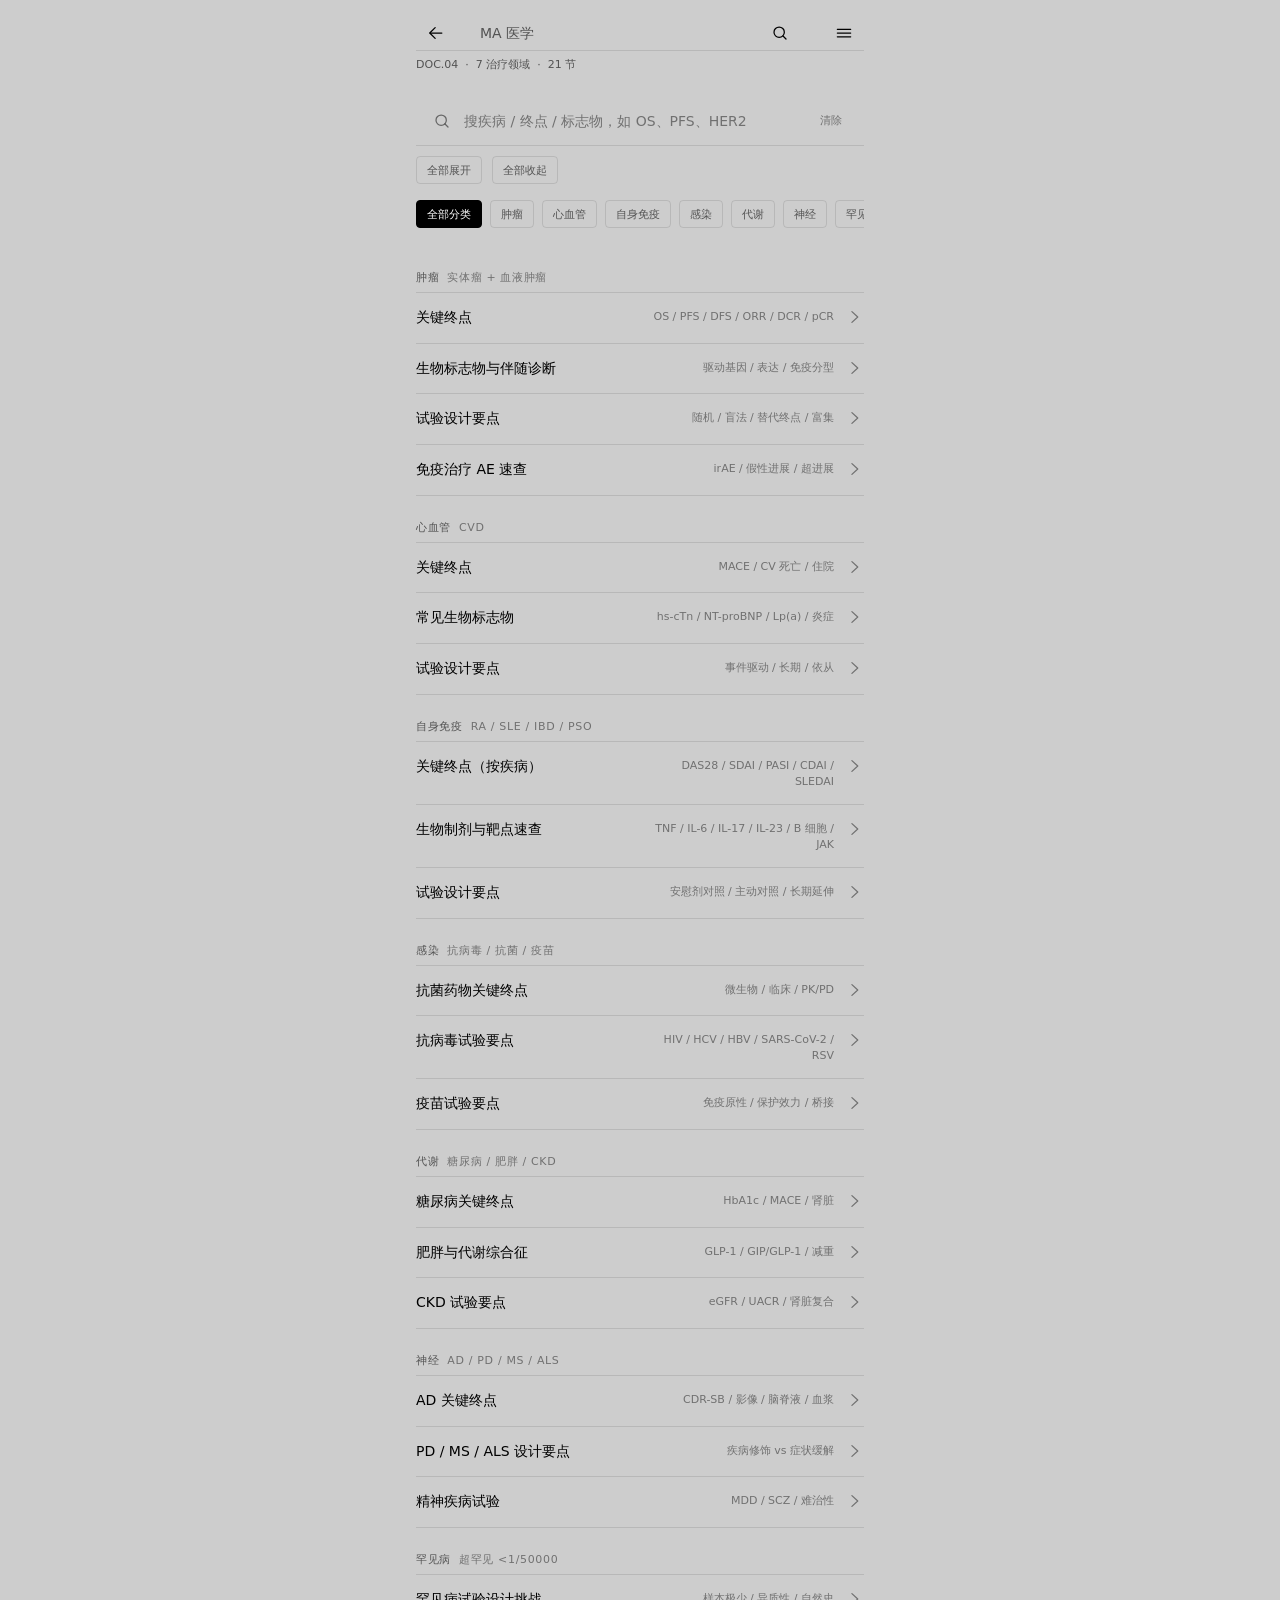
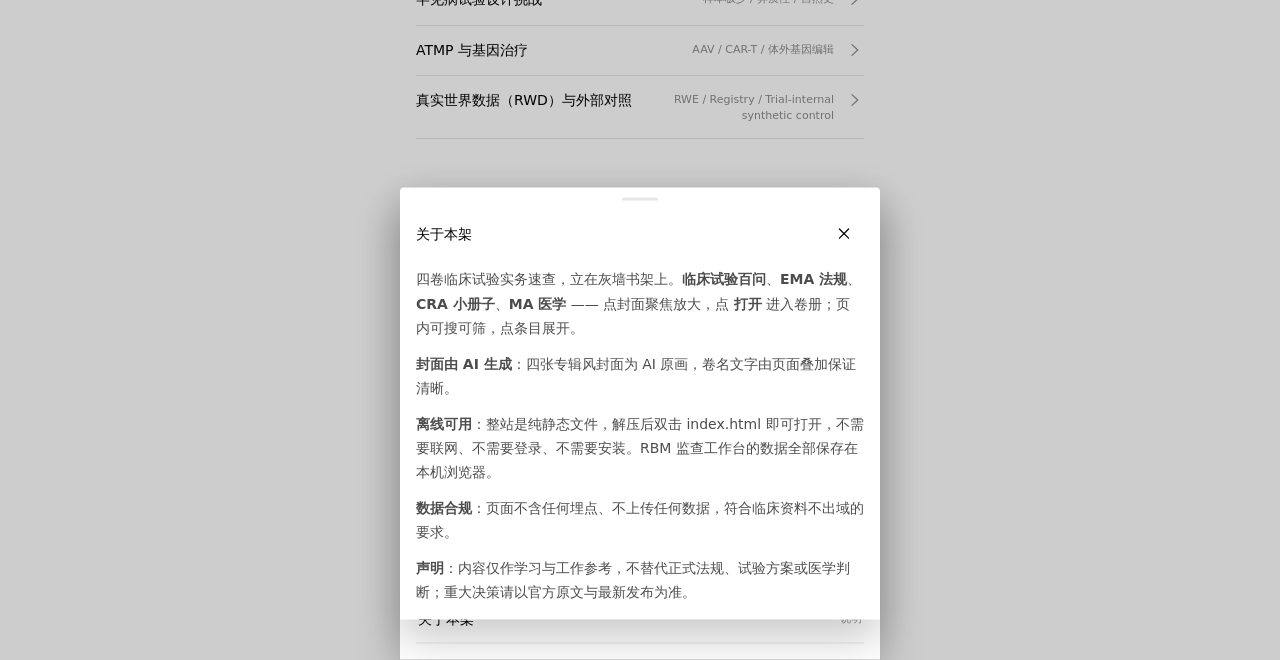
<file: 临床试验书架/ma/index.html>
<!doctype html>
<html lang="zh-CN">
<head>
<meta charset="utf-8">
<meta name="viewport" content="width=device-width,initial-scale=1,viewport-fit=cover">
<meta name="format-detection" content="telephone=no">
<meta name="theme-color" content="#cdcdcd">
<meta name="apple-mobile-web-app-capable" content="yes">
<meta name="description" content="医学事务速查：按治疗领域整理关键终点、生物标志物、试验设计要点与安全性关注。">
<title>MA 医学 · 临床试验书架</title>
<link rel="stylesheet" href="../assets/shelf.css">
</head>
<body>
<div class="stage">
<header class="bar"><a class="ghost" href="../index.html" aria-label="返回书架"><svg width="20" height="20" viewBox="0 0 24 24" fill="none" stroke="currentColor" stroke-width="1.5" stroke-linecap="round" stroke-linejoin="round" aria-hidden="true"><path d="M19 12H5"/><path d="m11 5.5-6.5 6.5 6.5 6.5"/></svg></a><span class="bar-title">MA 医学</span><button class="ghost" data-focus="search" aria-label="搜索"><svg width="20" height="20" viewBox="0 0 24 24" fill="none" stroke="currentColor" stroke-width="1.5" stroke-linecap="round" stroke-linejoin="round" aria-hidden="true"><circle cx="11" cy="11" r="6.2"/><path d="m15.6 15.6 3.6 3.6"/></svg></button><button class="ghost" data-sheet-open="menu" aria-label="目录"><svg width="20" height="20" viewBox="0 0 24 24" fill="none" stroke="currentColor" stroke-width="1.5" stroke-linecap="round" stroke-linejoin="round" aria-hidden="true"><path d="M4 7.5h16M4 12h16M4 16.5h16"/></svg></button></header>
<hr class="hair">
<div class="index">DOC.04 &nbsp;·&nbsp; 7 治疗领域 &nbsp;·&nbsp; 21 节</div>
<div class="toolbar" style="margin-top:var(--s3)"><div class="field"><span class="f-ico"><svg width="20" height="20" viewBox="0 0 24 24" fill="none" stroke="currentColor" stroke-width="1.5" stroke-linecap="round" stroke-linejoin="round" aria-hidden="true"><circle cx="11" cy="11" r="6.2"/><path d="m15.6 15.6 3.6 3.6"/></svg></span><input id="search" type="search" placeholder="搜疾病 / 终点 / 标志物，如 OS、PFS、HER2" autocomplete="off" aria-label="搜索"><button class="f-clear" type="button">清除</button></div><button class="chip" data-toggle="open">全部展开</button><button class="chip" data-toggle="close">全部收起</button></div><div class="chips" data-chip-group="cat"><button class="chip on" data-cat-value="all">全部分类</button><button class="chip" data-cat-value="onco">肿瘤</button><button class="chip" data-cat-value="cv">心血管</button><button class="chip" data-cat-value="ai">自身免疫</button><button class="chip" data-cat-value="id">感染</button><button class="chip" data-cat-value="mta">代谢</button><button class="chip" data-cat-value="neuro">神经</button><button class="chip" data-cat-value="rare">罕见病</button></div><div style="height:var(--s2)"></div><section class="group" data-group><h2 class="group-title">肿瘤 <span>实体瘤 + 血液肿瘤</span></h2><div class="list"><div class="item" id="m1" data-cat="onco"><button class="item-head" aria-expanded="false"><span class="item-q">关键终点</span><span class="item-meta">OS / PFS / DFS / ORR / DCR / pCR</span><span class="item-chev"><svg width="20" height="20" viewBox="0 0 24 24" fill="none" stroke="currentColor" stroke-width="1.5" stroke-linecap="round" stroke-linejoin="round" aria-hidden="true"><path d="m9.5 5.5 7 6.5-7 6.5"/></svg></span></button><div class="item-body" id="m1-b"><p><b>OS（Overall Survival）</b>：总生存期，从随机至全因死亡。金标准终点，所需样本大、随访长，但最客观。</p>
      <p><b>PFS（Progression-Free Survival）</b>：无进展生存期，从随机至首次疾病进展或全因死亡（取先发生者）。加速审批常用替代终点。</p>
      <p><b>DFS（Disease-Free Survival）</b>：根治术后辅助治疗场景下，从随机至复发或死亡。</p>
      <p><b>ORR（Objective Response Rate）</b>：客观缓解率，CR + PR 比例，RECIST 1.1 标准评估。</p>
      <p><b>DCR（Disease Control Rate）</b>：疾病控制率 = CR + PR + SD。</p>
      <p><b>pCR（pathologic Complete Response）</b>：病理完全缓解，乳腺癌新辅助试验常用。</p>
      <p class="cite">评估标准：RECIST 1.1（实体瘤）；iRECIST（免疫治疗）；Lugano 2014（淋巴瘤）；IWG 2003（血液肿瘤）。</p></div></div><div class="item" id="m2" data-cat="onco"><button class="item-head" aria-expanded="false"><span class="item-q">生物标志物与伴随诊断</span><span class="item-meta">驱动基因 / 表达 / 免疫分型</span><span class="item-chev"><svg width="20" height="20" viewBox="0 0 24 24" fill="none" stroke="currentColor" stroke-width="1.5" stroke-linecap="round" stroke-linejoin="round" aria-hidden="true"><path d="m9.5 5.5 7 6.5-7 6.5"/></svg></span></button><div class="item-body" id="m2-b"><p>常见驱动基因及对应靶向药：</p>
      <p>· <b>EGFR</b>（19del / L858R / T790M / C797S）：非小细胞肺癌（NSCLC）<br>
         · <b>ALK / ROS1</b> 融合：NSCLC<br>
         · <b>BRAF V600E</b>：黑色素瘤、甲状腺癌、结直肠癌<br>
         · <b>HER2</b>（过表达/扩增）：乳腺癌、胃癌、子宫内膜癌<br>
         · <b>KRAS G12C</b>：NSCLC、结直肠癌<br>
         · <b>BRCA1/2</b> 突变：卵巢癌、乳腺癌、前列腺癌（PARP 抑制剂）<br>
         · <b>NTRK / RET / MET</b> 融合：泛瘤种<br>
         · <b>PD-L1 表达（TPS/CPS）</b>：免疫检查点抑制剂富集/分层</p>
      <p>FDA 要求<strong>伴随诊断（CDx）</strong>与靶向药同步获批；试验中通常要求中心或中心化实验室做 NGS / IHC / FISH / PCR 检测。</p>
      <p class="cite">参考：NCCN / ESMO 临床实践指南；FDA CDx 数据库。</p></div></div><div class="item" id="m3" data-cat="onco"><button class="item-head" aria-expanded="false"><span class="item-q">试验设计要点</span><span class="item-meta">随机 / 盲法 / 替代终点 / 富集</span><span class="item-chev"><svg width="20" height="20" viewBox="0 0 24 24" fill="none" stroke="currentColor" stroke-width="1.5" stroke-linecap="round" stroke-linejoin="round" aria-hidden="true"><path d="m9.5 5.5 7 6.5-7 6.5"/></svg></span></button><div class="item-body" id="m3-b"><p>① 大多数注册研究采用<strong>1:1 随机 + 开放标签（开放更常见）+ 独立中心评审（IRC）评估影像</strong>，避免评估者偏倚。</p>
      <p>② 加速审批常以 <b>PFS / ORR</b> 替代终点 + <b>确证性 OS 研究</b>。</p>
      <p>③ <b>富集设计</b>（仅入组生物标志物阳性）可减少样本量，但限制可推广性。</p>
      <p>④ 免疫治疗常用<strong>亚组分析</strong>探索 PD-L1 / TMB / MSI-H / dMMR / 基因表达谱。</p>
      <p>⑤ 联合治疗：研究多个剂量组合，需考虑叠加毒性、PK 相互作用、序贯 vs 同时。</p>
      <p>⑥ <b>IRB / EC</b> 对高风险方案（如 CAR-T、双特异性抗体）须更严格审查。</p>
      <p class="cite">设计原则：ICH E9、E10、E17（多区域试验）；FDA/EMA 抗肿瘤药物指南。</p></div></div><div class="item" id="m4" data-cat="onco"><button class="item-head" aria-expanded="false"><span class="item-q">免疫治疗 AE 速查</span><span class="item-meta">irAE / 假性进展 / 超进展</span><span class="item-chev"><svg width="20" height="20" viewBox="0 0 24 24" fill="none" stroke="currentColor" stroke-width="1.5" stroke-linecap="round" stroke-linejoin="round" aria-hidden="true"><path d="m9.5 5.5 7 6.5-7 6.5"/></svg></span></button><div class="item-body" id="m4-b"><p>常见免疫相关 AE（irAE）：皮肤（皮疹、白癜风、瘙痒）、内分泌（甲减/甲亢、垂体炎、1 型糖尿病、肾上腺功能不全）、消化（结肠炎、肝炎）、肺（免疫性肺炎）、神经（脑炎、重症肌无力、格林-巴利）、眼（葡萄膜炎）、心（心肌炎——少见但凶险）、肾（间质性肾炎）、关节（关节炎）。</p>
      <p>关键概念：<b>假性进展</b>（先增大后缩小，6–8 周复评，必要时 iRECIST）；<b>超进展</b>（HPD，疾病反加速，需早期识别）；<b>耐药机制</b>（原发 vs 获得性）。</p>
      <p class="cite">管理：ASCO/SITC/NCCN irAE 指南（按 CTCAE 分级处理）。</p></div></div></div></section><section class="group" data-group><h2 class="group-title">心血管 <span>CVD</span></h2><div class="list"><div class="item" id="m5" data-cat="cv"><button class="item-head" aria-expanded="false"><span class="item-q">关键终点</span><span class="item-meta">MACE / CV 死亡 / 住院</span><span class="item-chev"><svg width="20" height="20" viewBox="0 0 24 24" fill="none" stroke="currentColor" stroke-width="1.5" stroke-linecap="round" stroke-linejoin="round" aria-hidden="true"><path d="m9.5 5.5 7 6.5-7 6.5"/></svg></span></button><div class="item-body" id="m5-b"><p>· <b>MACE</b>（Major Adverse Cardiovascular Events）：常为 3P-MACE（CV 死亡 + 非致命 MI + 非致命卒中）或 4P-MACE（+ 因不稳定心绞痛血运重建）；<br>
         · <b>全因死亡 / CV 死亡</b>：长期预后金标准；<br>
         · <b>心衰住院</b>：HFpEF/HFrEF 治疗试验主要终点；<br>
         · <b>NT-proBNP / BNP 变化</b>：心衰生物标志物替代终点；<br>
         · <b>LDL-C / Lp(a) / HDL-C</b>：调脂药生物标志物终点；<br>
         · <b>冠脉/血管影像学</b>（PAV、TAV、FFR、IMR）；<br>
         · <b>6 分钟步行试验 / NYHA 分级 / KCCQ</b>：心衰功能终点。</p>
      <p class="cite">指南参考：ACC/AHA、ESC、CCS 各类适应症指南。</p></div></div><div class="item" id="m6" data-cat="cv"><button class="item-head" aria-expanded="false"><span class="item-q">常见生物标志物</span><span class="item-meta">hs-cTn / NT-proBNP / Lp(a) / 炎症</span><span class="item-chev"><svg width="20" height="20" viewBox="0 0 24 24" fill="none" stroke="currentColor" stroke-width="1.5" stroke-linecap="round" stroke-linejoin="round" aria-hidden="true"><path d="m9.5 5.5 7 6.5-7 6.5"/></svg></span></button><div class="item-body" id="m6-b"><p>· <b>hs-cTnI/T</b>：心肌损伤标志物，ACS 诊断、风险分层；<br>
         · <b>NT-proBNP / BNP</b>：心衰诊断与预后；<br>
         · <b>Lp(a)</b>：独立动脉粥样硬化风险因子，新药靶点（pelacarsen、olpasiran）；<br>
         · <b>LDL-C / ApoB</b>：调脂治疗核心；<br>
         · <b>hs-CRP / IL-6</b>：残余炎症风险（LoDoCo2、ZEUS）；<br>
         · <b>Galectin-3 / sST2</b>：心衰纤维化指标；<br>
         · <b>NT-proBNP-guided therapy</b>：指导心衰治疗（GUIDE-IT 等研究）。</p>
      <p class="cite">建议：心衰新药试验常以「CV 死亡 + 心衰住院」复合终点；样本量计算需考虑事件驱动设计与随访时间。</p></div></div><div class="item" id="m7" data-cat="cv"><button class="item-head" aria-expanded="false"><span class="item-q">试验设计要点</span><span class="item-meta">事件驱动 / 长期 / 依从</span><span class="item-chev"><svg width="20" height="20" viewBox="0 0 24 24" fill="none" stroke="currentColor" stroke-width="1.5" stroke-linecap="round" stroke-linejoin="round" aria-hidden="true"><path d="m9.5 5.5 7 6.5-7 6.5"/></svg></span></button><div class="item-body" id="m7-b"><p>① 多数心血管结局研究为<strong>事件驱动设计</strong>，大型、长期（5 年+）、大样本（数千至上万）。</p>
      <p>② 须独立临床事件委员会（CEC）裁定 MACE；3 期常设 DSMB。</p>
      <p>③ 背景治疗标准化：高强度他汀、抗血小板、降压、GLP-1RA / SGLT2i 等应纳入标准化背景，否则影响效应量。</p>
      <p>④ 高风险人群（糖尿病、CKD、外周动脉疾病）常被富集。</p>
      <p>⑤ <b>依从性</b>是关键挑战——长期开放标签下，crossovers、停药率、知情同意后失访是常见问题。</p>
      <p class="cite">关键：与常规治疗组（standard of care arm）的真实世界依从性、地区性诊疗差异、终点获取（电子病历/保险数据库）需提前规划。</p></div></div></div></section><section class="group" data-group><h2 class="group-title">自身免疫 <span>RA / SLE / IBD / PSO</span></h2><div class="list"><div class="item" id="m8" data-cat="ai"><button class="item-head" aria-expanded="false"><span class="item-q">关键终点（按疾病）</span><span class="item-meta">DAS28 / SDAI / PASI / CDAI / SLEDAI</span><span class="item-chev"><svg width="20" height="20" viewBox="0 0 24 24" fill="none" stroke="currentColor" stroke-width="1.5" stroke-linecap="round" stroke-linejoin="round" aria-hidden="true"><path d="m9.5 5.5 7 6.5-7 6.5"/></svg></span></button><div class="item-body" id="m8-b"><p>· <b>类风湿关节炎（RA）</b>：DAS28-CRP/ESR、SDAI、CDAI；ACR20/50/70 应答率；HAQ-DI（功能）；影像学 Sharp/van der Heijde 评分。<br>
         · <b>系统性红斑狼疮（SLE）</b>：SLEDAI-2K、BILAG 2004、PGA；SRI-4、CLASI（皮肤）。<br>
         · <b>银屑病（PSO）</b>：PASI 75/90/100、sPGA、DLQI。<br>
         · <b>克罗恩病 / 溃疡性结肠炎（CD/UC）</b>：CDAI、Mayo Score、内镜 Mayo SES-CD；histologic remission。<br>
         · <b>强直性脊柱炎（AS）</b>：ASAS20/40、ASDAS、BASDAI、BASMI。</p>
      <p class="cite">指南：EULAR、ACR、GRAPPA、IOIBD、ASAS。</p></div></div><div class="item" id="m9" data-cat="ai"><button class="item-head" aria-expanded="false"><span class="item-q">生物制剂与靶点速查</span><span class="item-meta">TNF / IL-6 / IL-17 / IL-23 / B 细胞 / JAK</span><span class="item-chev"><svg width="20" height="20" viewBox="0 0 24 24" fill="none" stroke="currentColor" stroke-width="1.5" stroke-linecap="round" stroke-linejoin="round" aria-hidden="true"><path d="m9.5 5.5 7 6.5-7 6.5"/></svg></span></button><div class="item-body" id="m9-b"><p>· <b>TNF-α 抑制剂</b>：英夫利昔、阿达木、依那西普、戈利木、培塞利珠。<br>
         · <b>IL-6R 抑制剂</b>：托珠、萨瑞鲁、沙利鲁。<br>
         · <b>IL-17A 抑制剂</b>：苏金、依奇珠、柏地珠。<br>
         · <b>IL-23 / IL-12 抑制剂</b>：乌司奴、古塞奇珠、瑞莎珠。<br>
         · <b>IL-4Rα 抑制剂</b>：度匹鲁（AD）。<br>
         · <b>B 细胞靶向</b>：利妥昔（CD20）、贝利尤（BAFF）。<br>
         · <b>JAK 抑制剂</b>：托法替布、巴瑞替尼、乌帕替尼（非选择性 JAK，注意 FDA 黑框）。<br>
         · <b>细胞治疗</b>：CAR-T（自身免疫适应症探索中）。</p>
      <p>安全性：感染（结核、HBV 复燃、PJP）、机会性感染、肿瘤、心血管事件、肠穿孔。</p>
      <p class="cite">处方前应筛查结核、HBV、HIV；定期监测血常规、肝功。</p></div></div><div class="item" id="m10" data-cat="ai"><button class="item-head" aria-expanded="false"><span class="item-q">试验设计要点</span><span class="item-meta">安慰剂对照 / 主动对照 / 长期延伸</span><span class="item-chev"><svg width="20" height="20" viewBox="0 0 24 24" fill="none" stroke="currentColor" stroke-width="1.5" stroke-linecap="round" stroke-linejoin="round" aria-hidden="true"><path d="m9.5 5.5 7 6.5-7 6.5"/></svg></span></button><div class="item-body" id="m10-b"><p>① 多数为 12–24 周双盲安慰剂对照，伴随<strong>长期延伸（LTE）</strong>评估持续获益/安全；② 难治性/失败史定义需在方案明确；③ 合并 csDMARD（甲氨蝶呤等）背景标准化；④ 一线失败后换药研究需设背景人群清晰；⑤ 终点的<strong>最小临床重要差异（MCID）</strong>提前定义；⑥ 影像学/内镜中心化阅片是质量控制关键。</p></div></div></div></section><section class="group" data-group><h2 class="group-title">感染 <span>抗病毒 / 抗菌 / 疫苗</span></h2><div class="list"><div class="item" id="m11" data-cat="id"><button class="item-head" aria-expanded="false"><span class="item-q">抗菌药物关键终点</span><span class="item-meta">微生物 / 临床 / PK/PD</span><span class="item-chev"><svg width="20" height="20" viewBox="0 0 24 24" fill="none" stroke="currentColor" stroke-width="1.5" stroke-linecap="round" stroke-linejoin="round" aria-hidden="true"><path d="m9.5 5.5 7 6.5-7 6.5"/></svg></span></button><div class="item-body" id="m11-b"><p>· <b>微生物终点</b>：病原清除率、抗菌耐药（MIC、MPC、突变选择窗）；<br>
         · <b>临床终点</b>：临床治愈率、30 天全因死亡（重症感染）、症状缓解时间；<br>
         · <b>PK/PD 目标</b>：fAUC/MIC、Cmax/MIC、%T &gt; MIC；<br>
         · <b>非劣效界值</b>：常 10–15%（NI margin），需预先 SAP 论证；<br>
         · <b>新生儿 / 儿童</b>：剂量探索需 PK 桥接 + 安全性队列。</p>
      <p class="cite">指南：FDA/EMA 抗菌药开发指南；CLSI/EUCAST 折点。</p></div></div><div class="item" id="m12" data-cat="id"><button class="item-head" aria-expanded="false"><span class="item-q">抗病毒试验要点</span><span class="item-meta">HIV / HCV / HBV / SARS-CoV-2 / RSV</span><span class="item-chev"><svg width="20" height="20" viewBox="0 0 24 24" fill="none" stroke="currentColor" stroke-width="1.5" stroke-linecap="round" stroke-linejoin="round" aria-hidden="true"><path d="m9.5 5.5 7 6.5-7 6.5"/></svg></span></button><div class="item-body" id="m12-b"><p>· <b>HIV</b>：HIV-RNA 病毒载量（&lt; 50 copies/mL）、CD4、长期安全性、停药风险；功能性治愈研究用 ART 干预+免疫调节。<br>
         · <b>HCV</b>：SVR12 / SVR24（持续病毒学应答），直接抗病毒药物（DAA）已使 HCV 大部分治愈。<br>
         · <b>HBV</b>：HBsAg 消失或血清转换、HBV-DNA 抑制、HBeAg 转换。<br>
         · <b>SARS-CoV-2</b>：轻中度（症状缓解、住院或死亡）、重度（机械通气或死亡、住院时长）；口服小分子 vs 单抗不同设计。<br>
         · <b>RSV / 流感</b>：症状缓解、住院、PCR 阳性持续时间。</p>
      <p class="cite">注意点：耐药性监测（基因型/表型）、合并感染、特殊人群（孕妇、肾/肝损伤）。</p></div></div><div class="item" id="m13" data-cat="id"><button class="item-head" aria-expanded="false"><span class="item-q">疫苗试验要点</span><span class="item-meta">免疫原性 / 保护效力 / 桥接</span><span class="item-chev"><svg width="20" height="20" viewBox="0 0 24 24" fill="none" stroke="currentColor" stroke-width="1.5" stroke-linecap="round" stroke-linejoin="round" aria-hidden="true"><path d="m9.5 5.5 7 6.5-7 6.5"/></svg></span></button><div class="item-body" id="m13-b"><p>· <b>免疫原性</b>：抗体滴度（GMT）、细胞免疫（ICS / ELISpot）、中和抗体（PRNT / MNT）；<br>
         · <b>保护效力（VE）</b>：临床终点，PCR/培养确诊的发病率差异；<br>
         · <b>免疫桥接</b>：以免疫学指标预测临床保护（如 COVID-19 疫苗 mRNA 加强针、HPV）；<br>
         · <b>特殊场景</b>：孕妇、婴幼儿、老年人群单独队列；<br>
         · <b>多价疫苗</b>：每型单独评估免疫原性，整体 VE 通过桥接论证。</p></div></div></div></section><section class="group" data-group><h2 class="group-title">代谢 <span>糖尿病 / 肥胖 / CKD</span></h2><div class="list"><div class="item" id="m14" data-cat="mta"><button class="item-head" aria-expanded="false"><span class="item-q">糖尿病关键终点</span><span class="item-meta">HbA1c / MACE / 肾脏</span><span class="item-chev"><svg width="20" height="20" viewBox="0 0 24 24" fill="none" stroke="currentColor" stroke-width="1.5" stroke-linecap="round" stroke-linejoin="round" aria-hidden="true"><path d="m9.5 5.5 7 6.5-7 6.5"/></svg></span></button><div class="item-body" id="m14-b"><p>· <b>HbA1c</b>（糖化血红蛋白）：注册研究核心替代终点，反映 2–3 月平均血糖；<br>
         · <b>降糖效果</b>：ΔHbA1c（基线 → 26/52 周）；<br>
         · <b>低血糖事件</b>：率/百人年，level 1/2/3 分级；<br>
         · <b>MACE / 心血管结局</b>：CVOT（心血管结局研究），FDA 2008 后要求；<br>
         · <b>肾脏复合终点</b>：eGFR 下降 ≥ 40% + ESRD + 肾脏死亡；<br>
         · <b>体重、腰围、血压、血脂</b>：综合代谢改善。</p>
      <p class="cite">新型降糖药（GLP-1RA、SGLT2i、DPP-4i）大多有 CVOT 试验，部分已显示心肾获益。</p></div></div><div class="item" id="m15" data-cat="mta"><button class="item-head" aria-expanded="false"><span class="item-q">肥胖与代谢综合征</span><span class="item-meta">GLP-1 / GIP/GLP-1 / 减重</span><span class="item-chev"><svg width="20" height="20" viewBox="0 0 24 24" fill="none" stroke="currentColor" stroke-width="1.5" stroke-linecap="round" stroke-linejoin="round" aria-hidden="true"><path d="m9.5 5.5 7 6.5-7 6.5"/></svg></span></button><div class="item-body" id="m15-b"><p>· <b>体重变化</b>：% 体重下降 ≥ 5% / 10% / 15% 应答；<br>
         · <b>腰围、内脏脂肪面积（CT/MRI）</b>：脂肪分布改善；<br>
         · <b>代谢综合指标</b>：HbA1c、血压、血脂、肝脂肪（MRI-PDFF）；<br>
         · <b>MASH（原 NASH）</b>：肝活检 NASH CRN / SAF 评分、肝纤维化改善；<br>
         · <b>心肾事件</b>：CVOT + 肾脏复合终点。</p>
      <p>GLP-1RA（司美、度拉、利拉）、GIP/GLP-1（替尔泊肽）已展示显著减重（15%+），并拓展至心衰、阻塞性睡眠呼吸暂停、CKD 等适应症。</p></div></div><div class="item" id="m16" data-cat="mta"><button class="item-head" aria-expanded="false"><span class="item-q">CKD 试验要点</span><span class="item-meta">eGFR / UACR / 肾脏复合</span><span class="item-chev"><svg width="20" height="20" viewBox="0 0 24 24" fill="none" stroke="currentColor" stroke-width="1.5" stroke-linecap="round" stroke-linejoin="round" aria-hidden="true"><path d="m9.5 5.5 7 6.5-7 6.5"/></svg></span></button><div class="item-body" id="m16-b"><p>· <b>eGFR</b>：肾小球滤过率估计值；<br>
         · <b>UACR</b>：尿白蛋白/肌酐比；<br>
         · <b>复合肾脏终点</b>：eGFR 持续下降 ≥ 40% + ESRD + 肾脏死亡；<br>
         · <b>MACE+</b>：CV 死亡 + 非致命 MI/卒中 + 因心衰住院；<br>
         · <b>特定病因</b>：IgAN、APOL1、FSGS、ADPKD 等富集人群 + 病因特异终点（蛋白尿缓解、囊肿体积变化）。</p>
      <p>SGLT2i（恩格列净、达格列净）、非甾体 MRA（finerenone）、内皮素受体拮抗剂（atrasentan）、补体抑制剂（iptacopan）等已拓展 CKD 适应症。</p></div></div></div></section><section class="group" data-group><h2 class="group-title">神经 <span>AD / PD / MS / ALS</span></h2><div class="list"><div class="item" id="m17" data-cat="neuro"><button class="item-head" aria-expanded="false"><span class="item-q">AD 关键终点</span><span class="item-meta">CDR-SB / 影像 / 脑脊液 / 血浆</span><span class="item-chev"><svg width="20" height="20" viewBox="0 0 24 24" fill="none" stroke="currentColor" stroke-width="1.5" stroke-linecap="round" stroke-linejoin="round" aria-hidden="true"><path d="m9.5 5.5 7 6.5-7 6.5"/></svg></span></button><div class="item-body" id="m17-b"><p>· <b>CDR-SB</b>（Clinical Dementia Rating-Sum of Boxes）：FDA 接受的金标准；<br>
         · <b>ADAS-Cog / MMSE / MoCA</b>：认知量表；<br>
         · <b>PET 影像</b>：淀粉（Aβ）、tau（MK-6240 等）；<br>
         · <b>脑脊液 / 血浆生物标志物</b>：p-tau 181/217、Aβ42/40、GFAP、NfL；<br>
         · <b>功能终点</b>：ADCS-ADL、ADCS-MCI-ADL；<br>
         · <b>家庭照护者负担</b>：NPI、Zarit 量表。</p>
      <p class="cite">2018–2024 抗淀粉（lecanemab / donanemab）已获批，验证淀粉级联假说与生物标志物作为替代终点。</p></div></div><div class="item" id="m18" data-cat="neuro"><button class="item-head" aria-expanded="false"><span class="item-q">PD / MS / ALS 设计要点</span><span class="item-meta">疾病修饰 vs 症状缓解</span><span class="item-chev"><svg width="20" height="20" viewBox="0 0 24 24" fill="none" stroke="currentColor" stroke-width="1.5" stroke-linecap="round" stroke-linejoin="round" aria-hidden="true"><path d="m9.5 5.5 7 6.5-7 6.5"/></svg></span></button><div class="item-body" id="m18-b"><p>· <b>PD</b>：MDS-UPDRS（运动 + 非运动 + 运动并发症）、关期时间（OFF time）、"wearing-off"、H&Y 分期；影像 DAT-SPECT、DTI、MRI。疾病修饰（DMT）研究通常 18–24 月以上，生物标志物（NfL、α-syn SAA）。<br>
         · <b>MS</b>：ARR（年化复发率）、EDSS 进展、MRI 病灶数、新发/扩大 T2、Gd+ 病灶；OCT 视网膜层厚度；<br>
         · <b>ALS</b>：ALSFRS-R（功能分级），FVC，生存期（生存概率比）；生物标志物 NfL；与基线 slope 比较的 slope analysis；<br>
         · 罕见神经病（FSHD、SMA、杜氏肌营养不良）常用自然史对照、Bayes、贝叶斯平台、安慰剂稀缺下的外部对照。</p></div></div><div class="item" id="m19" data-cat="neuro"><button class="item-head" aria-expanded="false"><span class="item-q">精神疾病试验</span><span class="item-meta">MDD / SCZ / 难治性</span><span class="item-chev"><svg width="20" height="20" viewBox="0 0 24 24" fill="none" stroke="currentColor" stroke-width="1.5" stroke-linecap="round" stroke-linejoin="round" aria-hidden="true"><path d="m9.5 5.5 7 6.5-7 6.5"/></svg></span></button><div class="item-body" id="m19-b"><p>· <b>MDD（重性抑郁）</b>：MADRS、HAM-D；快速起效研究（氯胺酮、psilocybin）以早期 24h/72h 变化；难治性 TRD 定义需对齐（如至少 2 次足量足程治疗失败）。<br>
         · <b>SCZ（精神分裂）</b>：PANSS、CGI、PSP（功能）；阴性症状研究用 NSA-16；难治性（TRS）需 clozapine 失败史或不能耐受。<br>
         · <b>注意</b>：高安慰剂效应、评分者间一致性、SUA（自杀/自伤事件）、AE 监控（EPS、QTc、MetS）、早期 drop-out。</p></div></div></div></section><section class="group" data-group><h2 class="group-title">罕见病 <span>超罕见 &lt;1/50000</span></h2><div class="list"><div class="item" id="m20" data-cat="rare"><button class="item-head" aria-expanded="false"><span class="item-q">罕见病试验设计挑战</span><span class="item-meta">样本极少 / 异质性 / 自然史</span><span class="item-chev"><svg width="20" height="20" viewBox="0 0 24 24" fill="none" stroke="currentColor" stroke-width="1.5" stroke-linecap="round" stroke-linejoin="round" aria-hidden="true"><path d="m9.5 5.5 7 6.5-7 6.5"/></svg></span></button><div class="item-body" id="m20-b"><p>· 患者数极少，<strong>多中心、跨国招募</strong>是常态；<br>
         · 疾病<strong>异质性高</strong>（基因型、严重程度、年龄分布）；<br>
         · 随机对照难以设计 → 大量使用<strong>自然史对照 / 外部对照 / 单一治疗臂</strong>；<br>
         · 适应性设计、Bayes、平台试验、再分析等方法学被广泛接受；<br>
         · 患者报告结局（PRO）与<strong>以患者为中心的终点</strong>（如行走 6MWT、上肢功能）成为关键；<br>
         · <strong>长期自然史研究</strong>是申办者与监管者共同建立 disease model 的方法。</p></div></div><div class="item" id="m21" data-cat="rare"><button class="item-head" aria-expanded="false"><span class="item-q">ATMP 与基因治疗</span><span class="item-meta">AAV / CAR-T / 体外基因编辑</span><span class="item-chev"><svg width="20" height="20" viewBox="0 0 24 24" fill="none" stroke="currentColor" stroke-width="1.5" stroke-linecap="round" stroke-linejoin="round" aria-hidden="true"><path d="m9.5 5.5 7 6.5-7 6.5"/></svg></span></button><div class="item-body" id="m21-b"><p>· <b>AAV 基因治疗</b>（如 SMA、AMD、Rett）：单次给药，长期持续表达；终点多为功能改善（运动里程碑、视力变化、生物标志物）；<br>
         · <b>CAR-T</b>（如 ALL、DLBCL、MM）：CR 率、MRD 阴性、PFS / OS；细胞因子风暴（CRS）、神经毒性（ICANS）管理；<br>
         · <b>CRISPR/Cas9</b>（如 SCD、β-地中海贫血）：编辑效率、HbF 表达、不良事件监测；<br>
         · 长期随访 15 年（FDA 2006 ATMP 指南），需建立 long-term registry。</p></div></div><div class="item" id="m22" data-cat="rare"><button class="item-head" aria-expanded="false"><span class="item-q">真实世界数据（RWD）与外部对照</span><span class="item-meta">RWE / Registry / Trial-internal synthetic control</span><span class="item-chev"><svg width="20" height="20" viewBox="0 0 24 24" fill="none" stroke="currentColor" stroke-width="1.5" stroke-linecap="round" stroke-linejoin="round" aria-hidden="true"><path d="m9.5 5.5 7 6.5-7 6.5"/></svg></span></button><div class="item-body" id="m22-b"><p>· <b>RWE</b>（真实世界证据）：来自 EHR、医保数据库、患者登记、患者自报告等；<br>
         · <b>常见用途</b>：外部对照、单臂试验辅助、上市后安全性、扩大适应症（label expansion）；<br>
         · <b>关键点</b>：数据质量（数据源评估、缺失值、结局一致性）、倾向性评分（PS）、贝叶斯动态借用；<br>
         · FDA / EMA 2018 以来发布 RWE 框架，鼓励在罕见病中使用。</p>
      <p class="cite">参考：FDA Real-World Evidence Program（2018）；EMA Data Analysis and Real World Interrogation Network（DARWIN-EU）。</p></div></div></div></section><section class="sheet" data-sheet="menu" aria-hidden="true"><div class="sheet-grip"></div><div class="sheet-inner"><div class="sheet-h"><span class="sheet-t">目录</span><button class="ghost" data-sheet-close aria-label="关闭"><svg width="20" height="20" viewBox="0 0 24 24" fill="none" stroke="currentColor" stroke-width="1.5" stroke-linecap="round" stroke-linejoin="round" aria-hidden="true"><path d="M6.5 6.5l11 11M17.5 6.5l-11 11"/></svg></button></div><div class="sheet-list"><button class="nav-line" data-sheet-open="search"><span>全站检索</span><small>索引 48 条</small></button><a class="nav-line" href="../index.html"><span>书架首页</span><small>4 卷</small></a><a class="nav-line" href="../qna/index.html"><span>临床试验百问</span><small>36 问</small></a><a class="nav-line" href="../ema/index.html"><span>EMA 法规</span><small>12 部</small></a><a class="nav-line" href="../cra/index.html"><span>CRA 小册子</span><small>RBM</small></a><a class="nav-line" href="../ma/index.html"><span>MA 医学</span><small>21 节</small></a><a class="nav-line" href="../cra/rbm-toolkit/index.html"><span>RBM 监查工作台</span><small>工具</small></a><button class="nav-line" data-sheet-open="about"><span>关于本架</span><small>说明</small></button></div></div></section><section class="sheet" data-sheet="about" aria-hidden="true"><div class="sheet-grip"></div><div class="sheet-inner"><div class="sheet-h"><span class="sheet-t">关于本架</span><button class="ghost" data-sheet-close aria-label="关闭"><svg width="20" height="20" viewBox="0 0 24 24" fill="none" stroke="currentColor" stroke-width="1.5" stroke-linecap="round" stroke-linejoin="round" aria-hidden="true"><path d="M6.5 6.5l11 11M17.5 6.5l-11 11"/></svg></button></div><p class="sheet-p">四卷临床试验实务速查，立在灰墙书架上。<b>临床试验百问</b>、<b>EMA 法规</b>、<b>CRA 小册子</b>、<b>MA 医学</b> —— 点封面聚焦放大，点 <b>打开</b> 进入卷册；页内可搜可筛，点条目展开。</p><p class="sheet-p"><b>封面由 AI 生成</b>：四张专辑风封面为 AI 原画，卷名文字由页面叠加保证清晰。</p><p class="sheet-p"><b>离线可用</b>：整站是纯静态文件，解压后双击 index.html 即可打开，不需要联网、不需要登录、不需要安装。RBM 监查工作台的数据全部保存在本机浏览器。</p><p class="sheet-p"><b>数据合规</b>：页面不含任何埋点、不上传任何数据，符合临床资料不出域的要求。</p><p class="sheet-p"><b>声明</b>：内容仅作学习与工作参考，不替代正式法规、试验方案或医学判断；重大决策请以官方原文与最新发布为准。</p></div></section></div>

<div class="scrim" id="scrim"></div>
<button class="circle to-top" aria-label="回到顶部"><svg width="20" height="20" viewBox="0 0 24 24" fill="none" stroke="currentColor" stroke-width="1.5" stroke-linecap="round" stroke-linejoin="round" aria-hidden="true"><path d="M12 19V5.4"/><path d="m5.6 11.8 6.4-6.4 6.4 6.4"/></svg></button>
<script src="../assets/shelf.js"></script>
<script>Shelf.init();</script>
</body>
</html>
</file>
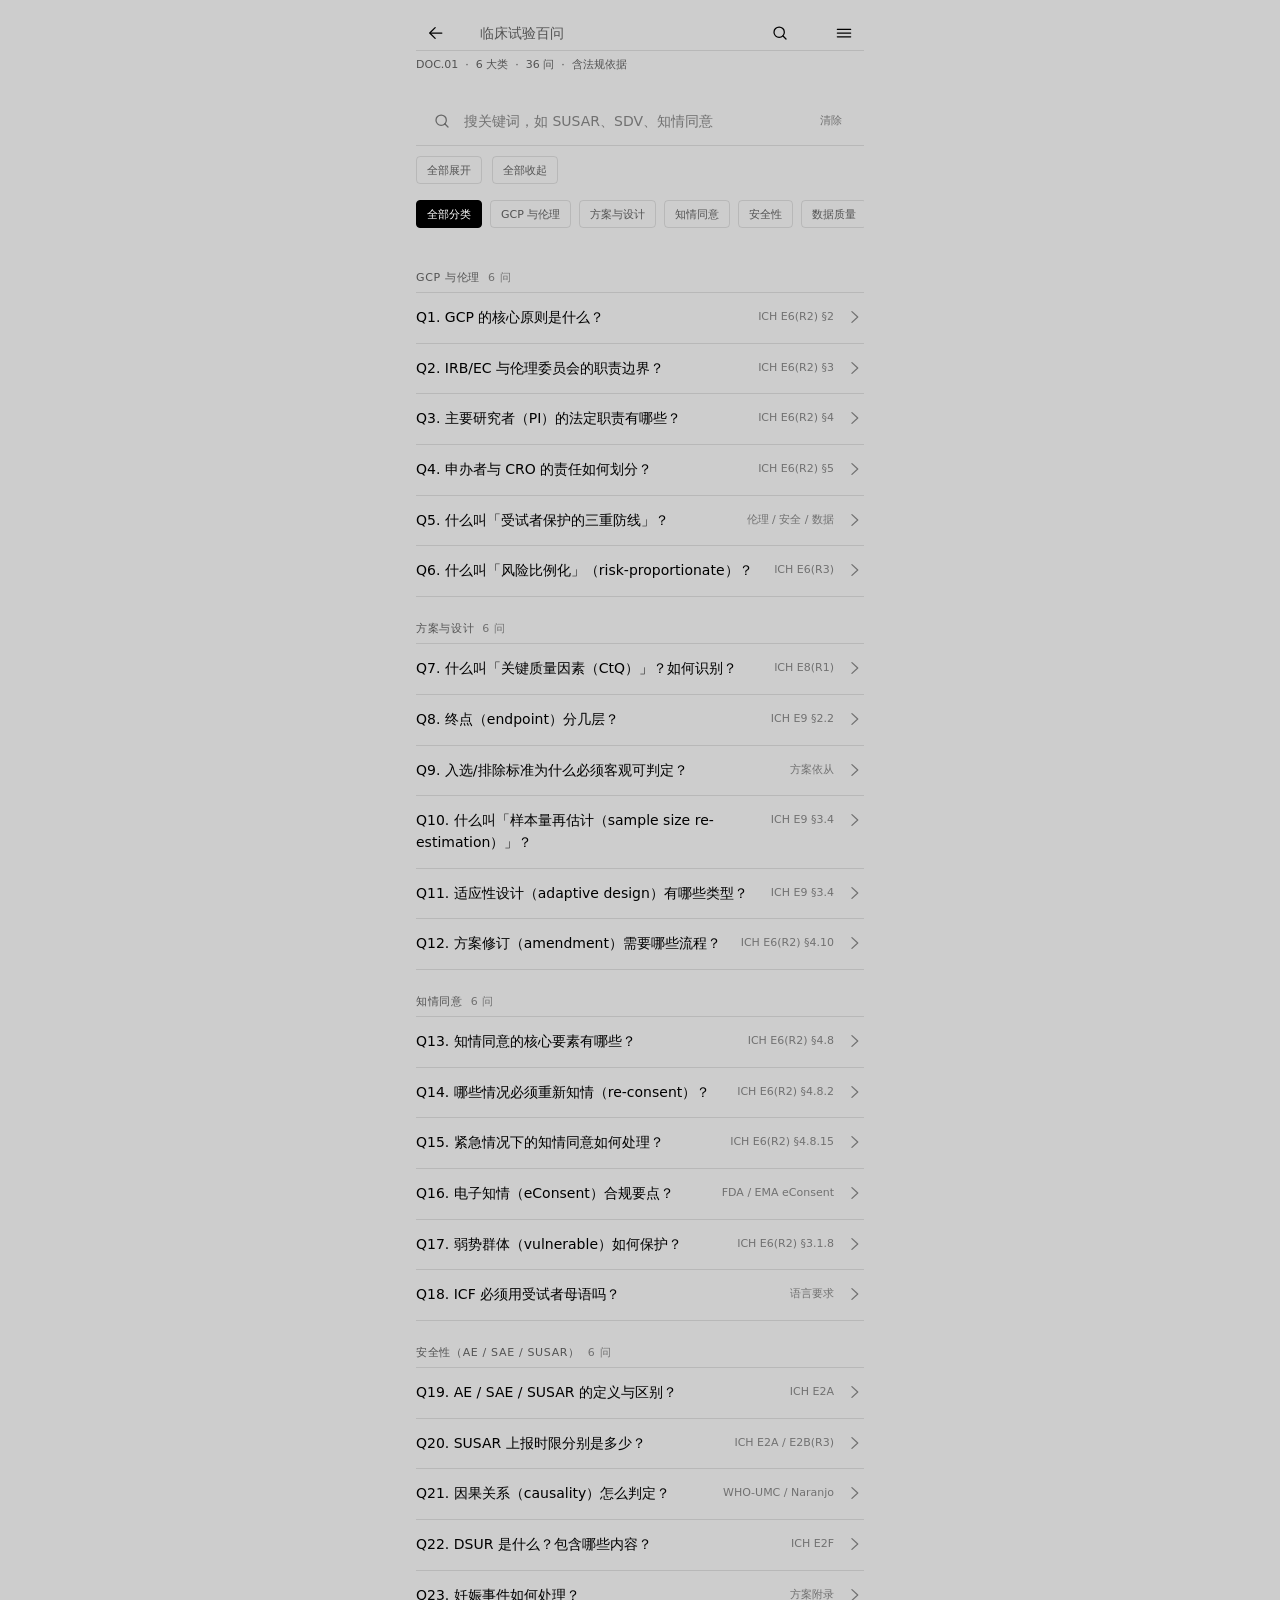
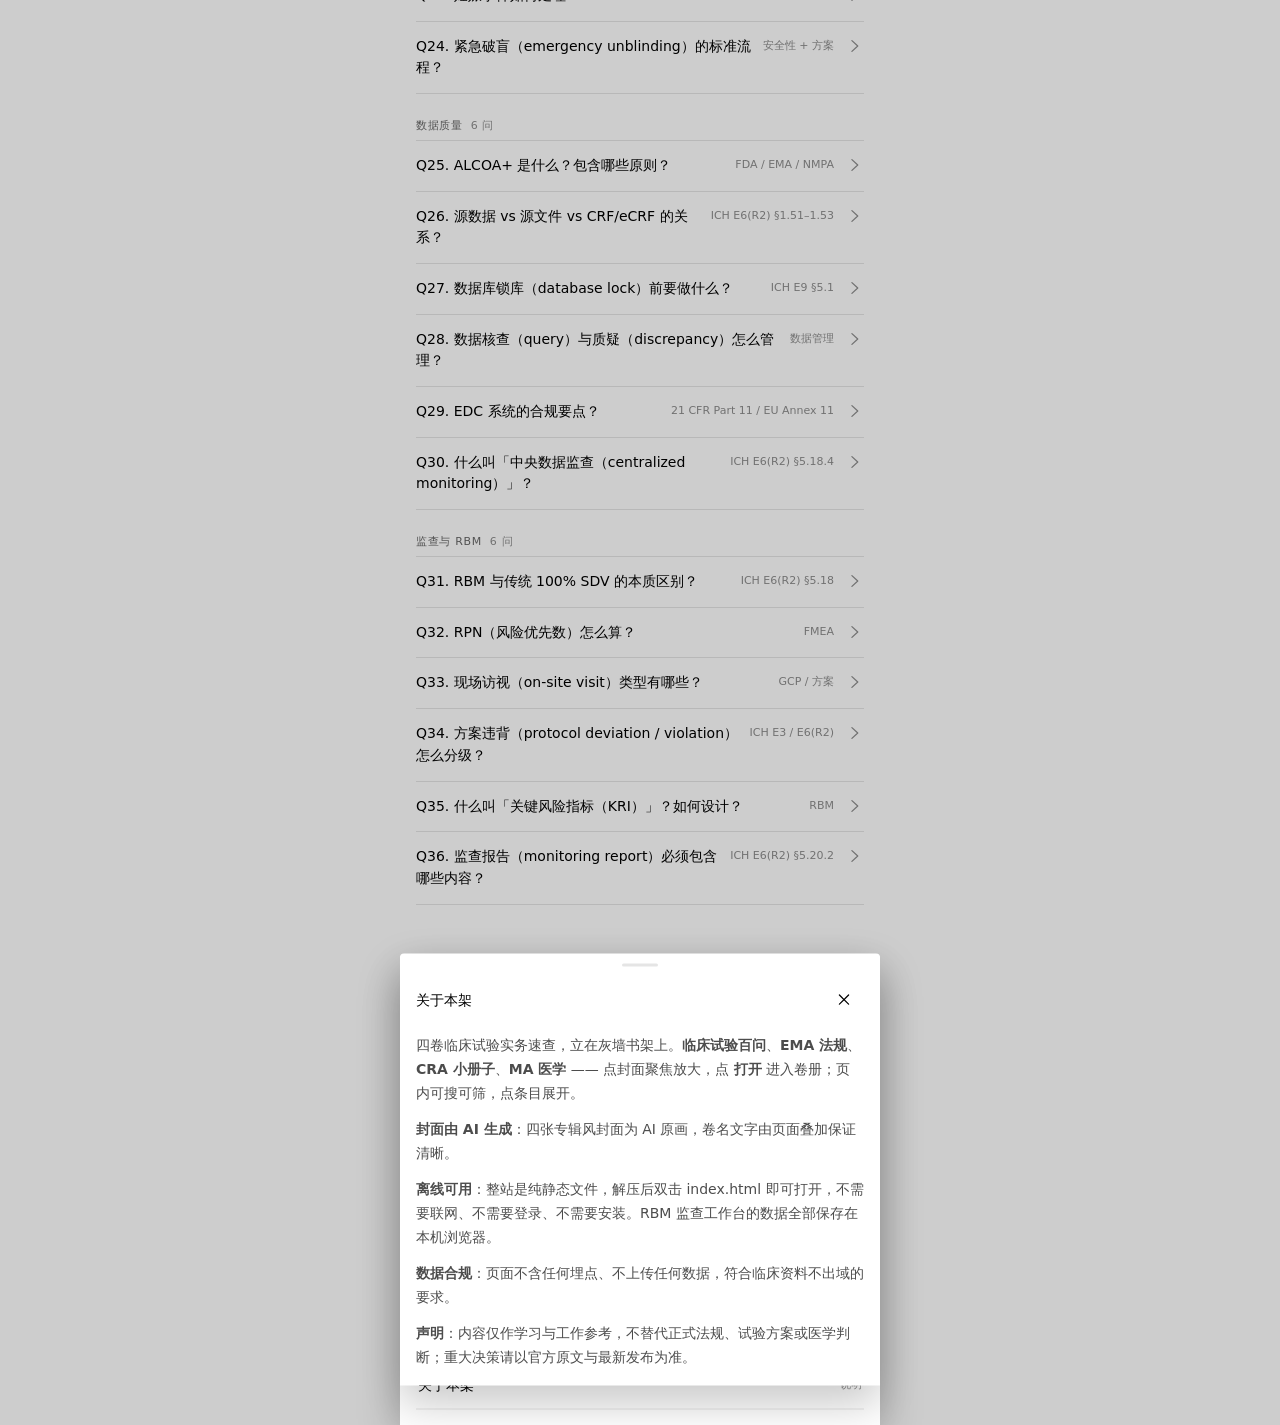
<file: 临床试验书架/qna/index.html>
<!doctype html>
<html lang="zh-CN">
<head>
<meta charset="utf-8">
<meta name="viewport" content="width=device-width,initial-scale=1,viewport-fit=cover">
<meta name="format-detection" content="telephone=no">
<meta name="theme-color" content="#cdcdcd">
<meta name="apple-mobile-web-app-capable" content="yes">
<meta name="description" content="GCP / 伦理 / 方案 / 知情同意 / 安全性 / 数据质量 / 监查 六大类 36 道高频问答，带法规依据与操作要点。">
<title>临床试验百问 · 临床试验书架</title>
<link rel="stylesheet" href="../assets/shelf.css">
</head>
<body>
<div class="stage">
<header class="bar"><a class="ghost" href="../index.html" aria-label="返回书架"><svg width="20" height="20" viewBox="0 0 24 24" fill="none" stroke="currentColor" stroke-width="1.5" stroke-linecap="round" stroke-linejoin="round" aria-hidden="true"><path d="M19 12H5"/><path d="m11 5.5-6.5 6.5 6.5 6.5"/></svg></a><span class="bar-title">临床试验百问</span><button class="ghost" data-focus="search" aria-label="搜索"><svg width="20" height="20" viewBox="0 0 24 24" fill="none" stroke="currentColor" stroke-width="1.5" stroke-linecap="round" stroke-linejoin="round" aria-hidden="true"><circle cx="11" cy="11" r="6.2"/><path d="m15.6 15.6 3.6 3.6"/></svg></button><button class="ghost" data-sheet-open="menu" aria-label="目录"><svg width="20" height="20" viewBox="0 0 24 24" fill="none" stroke="currentColor" stroke-width="1.5" stroke-linecap="round" stroke-linejoin="round" aria-hidden="true"><path d="M4 7.5h16M4 12h16M4 16.5h16"/></svg></button></header>
<hr class="hair">
<div class="index">DOC.01 &nbsp;·&nbsp; 6 大类 &nbsp;·&nbsp; 36 问 &nbsp;·&nbsp; 含法规依据</div>
<div class="toolbar" style="margin-top:var(--s3)"><div class="field"><span class="f-ico"><svg width="20" height="20" viewBox="0 0 24 24" fill="none" stroke="currentColor" stroke-width="1.5" stroke-linecap="round" stroke-linejoin="round" aria-hidden="true"><circle cx="11" cy="11" r="6.2"/><path d="m15.6 15.6 3.6 3.6"/></svg></span><input id="search" type="search" placeholder="搜关键词，如 SUSAR、SDV、知情同意" autocomplete="off" aria-label="搜索"><button class="f-clear" type="button">清除</button></div><button class="chip" data-toggle="open">全部展开</button><button class="chip" data-toggle="close">全部收起</button></div><div class="chips" data-chip-group="cat"><button class="chip on" data-cat-value="all">全部分类</button><button class="chip" data-cat-value="gcp">GCP 与伦理</button><button class="chip" data-cat-value="proto">方案与设计</button><button class="chip" data-cat-value="icf">知情同意</button><button class="chip" data-cat-value="safety">安全性</button><button class="chip" data-cat-value="data">数据质量</button><button class="chip" data-cat-value="monitor">监查与 RBM</button></div><div style="height:var(--s2)"></div><section class="group" data-group><h2 class="group-title">GCP 与伦理 <span>6 问</span></h2><div class="list"><div class="item" id="q1" data-cat="gcp"><button class="item-head" aria-expanded="false"><span class="item-q">Q1. GCP 的核心原则是什么？</span><span class="item-meta">ICH E6(R2) §2</span><span class="item-chev"><svg width="20" height="20" viewBox="0 0 24 24" fill="none" stroke="currentColor" stroke-width="1.5" stroke-linecap="round" stroke-linejoin="round" aria-hidden="true"><path d="m9.5 5.5 7 6.5-7 6.5"/></svg></span></button><div class="item-body" id="q1-b"><p>13 条核心原则可归纳为三条主线：</p>
      <p><b>① 受试者权益优先于科学与社会利益</b>——任何试验设计、监查、稽查都必须以受试者安全与福祉为首要考虑。</p>
      <p><b>② 数据的可信性（reliability）</b>——所有临床数据应可追溯、可靠、可重现，源数据修改需留痕。</p>
      <p><b>③ 合规与可稽查</b>——试验应在合规、可被监管/伦理/独立稽查的环境下开展，申办者与研究者各自承担明确责任。</p>
      <p class="cite">依据：ICH E6(R2) GCP §2 原则；ICH E6(R3) 在 R2 基础上扩展为「以患者为中心、可信数据、风险比例化」三轴。</p></div></div><div class="item" id="q2" data-cat="gcp"><button class="item-head" aria-expanded="false"><span class="item-q">Q2. IRB/EC 与伦理委员会的职责边界？</span><span class="item-meta">ICH E6(R2) §3</span><span class="item-chev"><svg width="20" height="20" viewBox="0 0 24 24" fill="none" stroke="currentColor" stroke-width="1.5" stroke-linecap="round" stroke-linejoin="round" aria-hidden="true"><path d="m9.5 5.5 7 6.5-7 6.5"/></svg></span></button><div class="item-body" id="q2-b"><p>伦理委员会（EC/IRB）独立于申办者、研究者、监管机构，核心职责是<strong>保护受试者权益、安全与福祉</strong>，具体包括：审查方案 / ICF / IB / 安全更新；持续审查（至少每年 1 次）；对 SAE 与方案违背进行评估；有权暂停/终止试验。</p>
      <p>EC 不得承担试验的科学设计与统计分析责任；申办者与研究者的职责也不与 EC 重叠（EC 不签数据、不发依从判定）。</p>
      <p class="cite">依据：ICH E6(R2) §3.1–3.4；中国《药物临床试验质量管理规范》（2020）第八章。</p></div></div><div class="item" id="q3" data-cat="gcp"><button class="item-head" aria-expanded="false"><span class="item-q">Q3. 主要研究者（PI）的法定职责有哪些？</span><span class="item-meta">ICH E6(R2) §4</span><span class="item-chev"><svg width="20" height="20" viewBox="0 0 24 24" fill="none" stroke="currentColor" stroke-width="1.5" stroke-linecap="round" stroke-linejoin="round" aria-hidden="true"><path d="m9.5 5.5 7 6.5-7 6.5"/></svg></span></button><div class="item-body" id="q3-b"><p>PI 全面负责试验在中心的实施，至少包括：</p>
      <p>① 团队资质管理与授权（delegation log）；② 知情同意全过程；③ 医学决策（入选判断、SAE 评估、合并用药判断）；④ 源数据质量与 ALCOA+；⑤ 试验用药品/器械的接收、存储、发放、回收、销毁记录；⑥ 配合监查、稽查、NMPA 检查；⑦ 报告 SAE 与方案违背；⑧ 在中心内部做好受试者保护与不良事件随访。</p>
      <p class="cite">依据：ICH E6(R2) §4.1–4.13；中国 GCP 2020 第五章。</p></div></div><div class="item" id="q4" data-cat="gcp"><button class="item-head" aria-expanded="false"><span class="item-q">Q4. 申办者与 CRO 的责任如何划分？</span><span class="item-meta">ICH E6(R2) §5</span><span class="item-chev"><svg width="20" height="20" viewBox="0 0 24 24" fill="none" stroke="currentColor" stroke-width="1.5" stroke-linecap="round" stroke-linejoin="round" aria-hidden="true"><path d="m9.5 5.5 7 6.5-7 6.5"/></svg></span></button><div class="item-body" id="q4-b"><p>申办者对试验的<strong>最终质量与合规性负全责</strong>，CRO 等第三方可在书面合同下承接部分或全部职责，但<strong>合同委托不转移法定责任</strong>——监管机构/受试者仍可向申办者追溯。</p>
      <p>实操要点：合同/GCP 协议需明确 SOP、监查频次、稽查、报告、医保赔付、知识产权等；CRO 工作应有 QA 监督与独立审计。</p>
      <p class="cite">依据：ICH E6(R2) §5.0–5.2；中国 GCP 2020 第四章；ICH E6(R3) 强化「quality by design」与风险比例化。</p></div></div><div class="item" id="q5" data-cat="gcp"><button class="item-head" aria-expanded="false"><span class="item-q">Q5. 什么叫「受试者保护的三重防线」？</span><span class="item-meta">伦理 / 安全 / 数据</span><span class="item-chev"><svg width="20" height="20" viewBox="0 0 24 24" fill="none" stroke="currentColor" stroke-width="1.5" stroke-linecap="round" stroke-linejoin="round" aria-hidden="true"><path d="m9.5 5.5 7 6.5-7 6.5"/></svg></span></button><div class="item-body" id="q5-b"><p><b>第一道：伦理防线</b>——IRB/EC 把关方案、ICF、招募广告、知情过程。</p>
      <p><b>第二道：安全防线</b>——DSMB / 申办者药物警戒 / 国家不良反应中心 / EC 持续审查，对 SAE/SUSAR 持续评估。</p>
      <p><b>第三道：数据防线</b>——监查、稽查、统计分析前的源数据核查与数据库锁库前审查。三道防线互相独立，互为补充。</p>
      <p class="cite">依据：ICH E6(R2) §5.16、§5.17；ICH E9 §3.4（DSMB）。</p></div></div><div class="item" id="q6" data-cat="gcp"><button class="item-head" aria-expanded="false"><span class="item-q">Q6. 什么叫「风险比例化」（risk-proportionate）？</span><span class="item-meta">ICH E6(R3)</span><span class="item-chev"><svg width="20" height="20" viewBox="0 0 24 24" fill="none" stroke="currentColor" stroke-width="1.5" stroke-linecap="round" stroke-linejoin="round" aria-hidden="true"><path d="m9.5 5.5 7 6.5-7 6.5"/></svg></span></button><div class="item-body" id="q6-b"><p>监查力度、文档要求、知情流程应与试验的<strong>风险等级成正比</strong>——风险越低、可控性越强的试验，可采用简化路径（如中心化监查、远程访视、电子知情）；风险高、复杂方案、IMP 风险大的试验必须保留充分的现场监查与原始文件核查。</p>
      <p>这是 RBM 的法理基础（ICH E6(R3) §1.0、Annex 1）。</p>
      <p class="cite">依据：ICH E6(R3) §1.0；ICH E6(R2) §5.18–5.20 已为 RBM 留出空间。</p></div></div></div></section><section class="group" data-group><h2 class="group-title">方案与设计 <span>6 问</span></h2><div class="list"><div class="item" id="q7" data-cat="proto"><button class="item-head" aria-expanded="false"><span class="item-q">Q7. 什么叫「关键质量因素（CtQ）」？如何识别？</span><span class="item-meta">ICH E8(R1)</span><span class="item-chev"><svg width="20" height="20" viewBox="0 0 24 24" fill="none" stroke="currentColor" stroke-width="1.5" stroke-linecap="round" stroke-linejoin="round" aria-hidden="true"><path d="m9.5 5.5 7 6.5-7 6.5"/></svg></span></button><div class="item-body" id="q7-b"><p>CtQ = Critical to Quality factors，是 ICH E8(R1) 提出的「以质量为中心」设计基础——指那些<strong>对受试者保护、数据完整性、试验结论可靠性起决定作用</strong>的因素（关键流程 + 关键数据）。</p>
      <p>识别路径：① 列试验所有可能出错环节；② 评估每个环节对 CtQ 的影响（高/中/低）；③ 把高/中项写进方案并配套监查策略；④ 把低/极低项从繁重监查中释放，节省资源。</p>
      <p class="cite">依据：ICH E8(R1) General Considerations for Clinical Studies §3。</p></div></div><div class="item" id="q8" data-cat="proto"><button class="item-head" aria-expanded="false"><span class="item-q">Q8. 终点（endpoint）分几层？</span><span class="item-meta">ICH E9 §2.2</span><span class="item-chev"><svg width="20" height="20" viewBox="0 0 24 24" fill="none" stroke="currentColor" stroke-width="1.5" stroke-linecap="round" stroke-linejoin="round" aria-hidden="true"><path d="m9.5 5.5 7 6.5-7 6.5"/></svg></span></button><div class="item-body" id="q8-b"><p>ICH E9 将临床终点分为：</p>
      <p>① <b>主要终点（primary）</b>：用于样本量估计、回答核心假设的最重要变量；</p>
      <p>② <b>关键次要终点（key secondary）</b>：常被纳入 alpha 分配（多重性调整）；</p>
      <p>③ <b>次要终点（secondary）</b>：支持性证据；</p>
      <p>④ <b>探索性终点（exploratory）</b>：生成假设；</p>
      <p>⑤ <b>安全性终点</b>：AE、实验室、生命体征等。CtQ 设计应聚焦在主要 + 关键次要。</p>
      <p class="cite">依据：ICH E9 Statistical Principles §2.2；ICH E9(R1) 增补估计目标框架。</p></div></div><div class="item" id="q9" data-cat="proto"><button class="item-head" aria-expanded="false"><span class="item-q">Q9. 入选/排除标准为什么必须客观可判定？</span><span class="item-meta">方案依从</span><span class="item-chev"><svg width="20" height="20" viewBox="0 0 24 24" fill="none" stroke="currentColor" stroke-width="1.5" stroke-linecap="round" stroke-linejoin="round" aria-hidden="true"><path d="m9.5 5.5 7 6.5-7 6.5"/></svg></span></button><div class="item-body" id="q9-b"><p>入选/排除是<strong>保护受试者 + 控制混杂 + 保证样本同质</strong>的第一道关。主观条款（如"研究者认为依从性差"）会导致：</p>
      <p>① 入选率下降、进度延误；② 同一受试者不同研究者判断不一 → 偏倚；③ 稽查时标准不一致易被判定"方案违背"。</p>
      <p>实操：尽量用客观检查/实验室数值/既往诊断结果，必要时辅以"研究者与医学监查员共同判定"流程。</p>
      <p class="cite">依据：ICH E6(R2) §4.3.1；ICH E9 §2.3（入选标准与代表性）。</p></div></div><div class="item" id="q10" data-cat="proto"><button class="item-head" aria-expanded="false"><span class="item-q">Q10. 什么叫「样本量再估计（sample size re-estimation）」？</span><span class="item-meta">ICH E9 §3.4</span><span class="item-chev"><svg width="20" height="20" viewBox="0 0 24 24" fill="none" stroke="currentColor" stroke-width="1.5" stroke-linecap="round" stroke-linejoin="round" aria-hidden="true"><path d="m9.5 5.5 7 6.5-7 6.5"/></svg></span></button><div class="item-body" id="q10-b"><p>在试验进行中基于已积累的内部数据重新估计所需样本量。常见四种类型：</p>
      <p>① 盲态下用总体参数（方差/事件率）调整；② 非比较性终点调整；③ 条件把握度（CP）法；④ 预测概率（PP）法。</p>
      <p>实施必须事先写在方案/统计分析计划（SAP）里，避免引入操作性偏倚；若解盲会破坏 I 类错误率，需 alpha 消耗函数调整。</p>
      <p class="cite">依据：ICH E9 §3.4；FDA Adaptive Design Guidance（2019）。</p></div></div><div class="item" id="q11" data-cat="proto"><button class="item-head" aria-expanded="false"><span class="item-q">Q11. 适应性设计（adaptive design）有哪些类型？</span><span class="item-meta">ICH E9 §3.4</span><span class="item-chev"><svg width="20" height="20" viewBox="0 0 24 24" fill="none" stroke="currentColor" stroke-width="1.5" stroke-linecap="round" stroke-linejoin="round" aria-hidden="true"><path d="m9.5 5.5 7 6.5-7 6.5"/></svg></span></button><div class="item-body" id="q11-b"><p>常见：① 剂量探索（dose-finding）；② 样本量再估计；③ 富集设计（enrichment）；④ 适应性随机化；⑤ 主终点/亚组选择；⑥ 多阶段无缝设计（seamless phase 2/3）；⑦ 提前终止（futility/efficacy）。</p>
      <p>每种都可能改变 I 类错误率与统计推断含义，必须在方案与 SAP 中写明 alpha 调整、敏感性分析、预先设定的触发规则。</p>
      <p class="cite">依据：ICH E9 §3.4；EMA Reflection Paper on Adaptive Designs（2007）。</p></div></div><div class="item" id="q12" data-cat="proto"><button class="item-head" aria-expanded="false"><span class="item-q">Q12. 方案修订（amendment）需要哪些流程？</span><span class="item-meta">ICH E6(R2) §4.10</span><span class="item-chev"><svg width="20" height="20" viewBox="0 0 24 24" fill="none" stroke="currentColor" stroke-width="1.5" stroke-linecap="round" stroke-linejoin="round" aria-hidden="true"><path d="m9.5 5.5 7 6.5-7 6.5"/></svg></span></button><div class="item-body" id="q12-b"><p>① 评估修订的合理性与影响面（受试者/安全/数据/统计）；② EC/IRB 与监管机构（必要时）审批；③ 取得更新版 ICF 并对<strong>所有在研受试者重新知情</strong>（如涉及受试者权益/流程变更）；④ 各 PI 培训新版方案；⑤ 旧版方案归档、版本号与生效日期统一管理；⑥ 在 ISRCTN/CT.gov/EC 档案里更新版本。</p>
      <p class="cite">依据：ICH E6(R2) §4.10.1–4.10.2；ICH E6(R3) §4.10 增补受试者重新知情流程。</p></div></div></div></section><section class="group" data-group><h2 class="group-title">知情同意 <span>6 问</span></h2><div class="list"><div class="item" id="q13" data-cat="icf"><button class="item-head" aria-expanded="false"><span class="item-q">Q13. 知情同意的核心要素有哪些？</span><span class="item-meta">ICH E6(R2) §4.8</span><span class="item-chev"><svg width="20" height="20" viewBox="0 0 24 24" fill="none" stroke="currentColor" stroke-width="1.5" stroke-linecap="round" stroke-linejoin="round" aria-hidden="true"><path d="m9.5 5.5 7 6.5-7 6.5"/></svg></span></button><div class="item-body" id="q13-b"><p>最少 12 项核心要素：① 试验说明（研究目的、流程、访视、随访）；② 随机与盲法；③ 预期风险与已知 SAE；④ 受试者获益与替代治疗；⑤ 试验用药品/器械费用与补偿；⑥ 受试者费用/报销/赔偿；⑦ 保密范围与例外（监管/稽查）；⑧ 自愿参加、随时退出无理由、不影响治疗；⑨ 监测源、影像、生物样本的二次使用与未来研究；⑩ 试验期间新信息告知义务；⑪ 紧急联系人；⑫ 受试者签字与日期、见证人/法定代理人（如适用）。</p>
      <p class="cite">依据：ICH E6(R2) §4.8.10；中国《涉及人的生物医学研究伦理审查办法》2016。</p></div></div><div class="item" id="q14" data-cat="icf"><button class="item-head" aria-expanded="false"><span class="item-q">Q14. 哪些情况必须重新知情（re-consent）？</span><span class="item-meta">ICH E6(R2) §4.8.2</span><span class="item-chev"><svg width="20" height="20" viewBox="0 0 24 24" fill="none" stroke="currentColor" stroke-width="1.5" stroke-linecap="round" stroke-linejoin="round" aria-hidden="true"><path d="m9.5 5.5 7 6.5-7 6.5"/></svg></span></button><div class="item-body" id="q14-b"><p>① 方案修订影响受试者风险/获益/流程；② IB/说明书更新出现新的重要安全信息；③ 试验期间发现新的风险/替代治疗信息；④ 试验延长/追加子研究；⑤ EC/监管机构对原 ICF 要求补充内容；⑥ 受试者达到法定成年（未成年人长大）。</p>
      <p>实操：建立「ICF 版本与日期矩阵」，每名受试者签字版本全程可追溯。</p>
      <p class="cite">依据：ICH E6(R2) §4.8.2；FDA Informed Consent FAQs（2014）。</p></div></div><div class="item" id="q15" data-cat="icf"><button class="item-head" aria-expanded="false"><span class="item-q">Q15. 紧急情况下的知情同意如何处理？</span><span class="item-meta">ICH E6(R2) §4.8.15</span><span class="item-chev"><svg width="20" height="20" viewBox="0 0 24 24" fill="none" stroke="currentColor" stroke-width="1.5" stroke-linecap="round" stroke-linejoin="round" aria-hidden="true"><path d="m9.5 5.5 7 6.5-7 6.5"/></svg></span></button><div class="item-body" id="q15-b"><p>受试者处于危及生命的紧急情况、无法事先取得同意时，需：</p>
      <p>① 方案中预先写明「紧急知情豁免」条款并经 EC 批准；② 研究者判断干预符合受试者最大利益；③ 法定代理人/近亲属尽快补签；④ 受试者恢复决策能力后再次知情并取得继续参与同意；⑤ 全程详细记录（含日期、签字人、原因）。</p>
      <p class="cite">依据：ICH E6(R2) §4.8.15；中国 GCP 2020 第十一条；21 CFR 50.24（美国紧急研究）。</p></div></div><div class="item" id="q16" data-cat="icf"><button class="item-head" aria-expanded="false"><span class="item-q">Q16. 电子知情（eConsent）合规要点？</span><span class="item-meta">FDA / EMA eConsent</span><span class="item-chev"><svg width="20" height="20" viewBox="0 0 24 24" fill="none" stroke="currentColor" stroke-width="1.5" stroke-linecap="round" stroke-linejoin="round" aria-hidden="true"><path d="m9.5 5.5 7 6.5-7 6.5"/></svg></span></button><div class="item-body" id="q16-b"><p>eICF 与纸质等效，必须满足：</p>
      <p>① 符合 21 CFR Part 11 / EU Annex 11 电子记录与电子签名要求（身份验证、不可否认、时间戳、审计追踪）；② 与纸质版本内容完全一致；③ 提供充足界面/人机交互机会向受试者解释；④ 离线/网络中断的容错；⑤ 数据保存期 ≥ 试验结束 10 年或当地规定；⑥ 残障/老年受试者的可及性；⑦ EC 审查通过后再使用。</p>
      <p class="cite">依据：FDA Use of Electronic Informed Consent（2016）；EMA Guideline on eConsent（征求意见 2023）。</p></div></div><div class="item" id="q17" data-cat="icf"><button class="item-head" aria-expanded="false"><span class="item-q">Q17. 弱势群体（vulnerable）如何保护？</span><span class="item-meta">ICH E6(R2) §3.1.8</span><span class="item-chev"><svg width="20" height="20" viewBox="0 0 24 24" fill="none" stroke="currentColor" stroke-width="1.5" stroke-linecap="round" stroke-linejoin="round" aria-hidden="true"><path d="m9.5 5.5 7 6.5-7 6.5"/></svg></span></button><div class="item-body" id="q17-b"><p>弱势群体包括儿童、孕妇/哺乳期妇女、认知障碍者、囚犯、重症患者、社会经济弱势者等。保护要点：</p>
      <p>① 优先非弱势群体的设计；② EC 重点审查风险/获益比；③ 法定代理人 + 儿童发育阶段的额外同意（assent）；④ 风险最小化设计；⑤ 额外的监察与随访；⑥ 任何强制/不当诱导都要避免。</p>
      <p class="cite">依据：ICH E6(R2) §3.1.8；CIOMS International Ethical Guidelines Guideline 15-17。</p></div></div><div class="item" id="q18" data-cat="icf"><button class="item-head" aria-expanded="false"><span class="item-q">Q18. ICF 必须用受试者母语吗？</span><span class="item-meta">语言要求</span><span class="item-chev"><svg width="20" height="20" viewBox="0 0 24 24" fill="none" stroke="currentColor" stroke-width="1.5" stroke-linecap="round" stroke-linejoin="round" aria-hidden="true"><path d="m9.5 5.5 7 6.5-7 6.5"/></svg></span></button><div class="item-body" id="q18-b"><p>是的。<strong>所有可能受试者通晓的语言都必须有对应 ICF 译本</strong>，译本需经过 EC 批准并附译本合格证书（如英语原文 → 中文译本 → 译员签字 → 第三方校对）。</p>
      <p>实操：翻译—回译（back-translation）—资质证明—版本统一管理。随访中若受试者有语言变化（如方言、外语），需匹配已批准的相应语言版本。</p>
      <p class="cite">依据：ICH E6(R2) §4.8.6；EC 实务通行做法。</p></div></div></div></section><section class="group" data-group><h2 class="group-title">安全性（AE / SAE / SUSAR） <span>6 问</span></h2><div class="list"><div class="item" id="q19" data-cat="safety"><button class="item-head" aria-expanded="false"><span class="item-q">Q19. AE / SAE / SUSAR 的定义与区别？</span><span class="item-meta">ICH E2A</span><span class="item-chev"><svg width="20" height="20" viewBox="0 0 24 24" fill="none" stroke="currentColor" stroke-width="1.5" stroke-linecap="round" stroke-linejoin="round" aria-hidden="true"><path d="m9.5 5.5 7 6.5-7 6.5"/></svg></span></button><div class="item-body" id="q19-b"><p><b>AE（Adverse Event）</b>：受试者用药后发生的任何不良医学事件，不必与药物有因果关系。</p>
      <p><b>SAE（Serious AE）</b>：满足以下任一即 SAE——导致死亡、危及生命、住院/延长住院、永久或显著残疾/功能丧失、先天异常/出生缺陷、其它重要医学事件。</p>
      <p><b>SUSAR（Suspected Unexpected Serious Adverse Reaction）</b>：SAE 中「与试验药物<strong>可疑</strong>有关」+「性质/严重程度/发生率<strong>超出当前 IB/说明书</strong>预期」。</p>
      <p class="cite">依据：ICH E2A；ICH E2D；中国《药物警戒质量管理规范》2021。</p></div></div><div class="item" id="q20" data-cat="safety"><button class="item-head" aria-expanded="false"><span class="item-q">Q20. SUSAR 上报时限分别是多少？</span><span class="item-meta">ICH E2A / E2B(R3)</span><span class="item-chev"><svg width="20" height="20" viewBox="0 0 24 24" fill="none" stroke="currentColor" stroke-width="1.5" stroke-linecap="round" stroke-linejoin="round" aria-hidden="true"><path d="m9.5 5.5 7 6.5-7 6.5"/></svg></span></button><div class="item-body" id="q20-b"><p>① 导致死亡或危及生命的 SUSAR：<strong>7 天</strong>内初次报告，最长 8 天补全信息；</p>
      <p>② 其它 SUSAR：<strong>15 天</strong>内报告；</p>
      <p>③ 同时通过 EC 备案；④ 通过 E2B(R3) XML 报监管机构；⑤ 申办者负责汇总、研判与年度安全性报告（DSUR）。</p>
      <p class="cite">依据：ICH E2A §III.B；EU CTR Article 42；中国《药物警戒质量管理规范》2021。</p></div></div><div class="item" id="q21" data-cat="safety"><button class="item-head" aria-expanded="false"><span class="item-q">Q21. 因果关系（causality）怎么判定？</span><span class="item-meta">WHO-UMC / Naranjo</span><span class="item-chev"><svg width="20" height="20" viewBox="0 0 24 24" fill="none" stroke="currentColor" stroke-width="1.5" stroke-linecap="round" stroke-linejoin="round" aria-hidden="true"><path d="m9.5 5.5 7 6.5-7 6.5"/></svg></span></button><div class="item-body" id="q21-b"><p>常用方法：WHO-UMC（肯定/很可能/可能/不太可能/无关/待评价/无法评价）、Naranjo 评分（量化）。要点：</p>
      <p>① 去激发（dechallenge）与再激发（rechallenge）证据；② 时序合理性（药后发生、停药缓解）；③ 是否为已知反应类型；④ 排除其他原因；⑤ 合并用药/疾病进展可能性。</p>
      <p>研究者评估 → 申办者复核；不一致时以申办者最终判断为准但保留意见分歧。</p>
      <p class="cite">依据：WHO-UMC causality；Naranjo 1981；ICH E2A §III.A。</p></div></div><div class="item" id="q22" data-cat="safety"><button class="item-head" aria-expanded="false"><span class="item-q">Q22. DSUR 是什么？包含哪些内容？</span><span class="item-meta">ICH E2F</span><span class="item-chev"><svg width="20" height="20" viewBox="0 0 24 24" fill="none" stroke="currentColor" stroke-width="1.5" stroke-linecap="round" stroke-linejoin="round" aria-hidden="true"><path d="m9.5 5.5 7 6.5-7 6.5"/></svg></span></button><div class="item-body" id="q22-b"><p>DSUR（Development Safety Update Report）= 试验药物在研期间的年度安全报告，提交监管部门与 EC，覆盖期内：</p>
      <p>① 试验状态总览；② 期间新发现的安全性信息；③ 受试者暴露量；④ SAE/SUSAR 汇总表与趋势分析；⑤ 风险管理计划执行；⑥ 安全性信号与处理；⑦ IB/ICF 修订建议；⑧ 下一年研究计划与监测重点。</p>
      <p>每年同一基准日（data lock point）后 60 天内提交。</p>
      <p class="cite">依据：ICH E2F；EU CTR Article 43。</p></div></div><div class="item" id="q23" data-cat="safety"><button class="item-head" aria-expanded="false"><span class="item-q">Q23. 妊娠事件如何处理？</span><span class="item-meta">方案附录</span><span class="item-chev"><svg width="20" height="20" viewBox="0 0 24 24" fill="none" stroke="currentColor" stroke-width="1.5" stroke-linecap="round" stroke-linejoin="round" aria-hidden="true"><path d="m9.5 5.5 7 6.5-7 6.5"/></svg></span></button><div class="item-body" id="q23-b"><p>① 受试者（含受试者伴侣）妊娠后 24 小时内通知研究者；② 立即停用 IMP（若方案要求）；③ 收集妊娠结局（活产、流产、异位、畸形等）至产后 6–8 周；④ 报告为 SAE（如妊娠结局为医学严重事件）；⑤ 记录在 eCRF 专门模块；⑥ 必要时按 SUSAR 报告（如与 IMP 有关）。</p>
      <p class="cite">依据：ICH E6(R2) §4.11；试验方案附录常规条款。</p></div></div><div class="item" id="q24" data-cat="safety"><button class="item-head" aria-expanded="false"><span class="item-q">Q24. 紧急破盲（emergency unblinding）的标准流程？</span><span class="item-meta">安全性 + 方案</span><span class="item-chev"><svg width="20" height="20" viewBox="0 0 24 24" fill="none" stroke="currentColor" stroke-width="1.5" stroke-linecap="round" stroke-linejoin="round" aria-hidden="true"><path d="m9.5 5.5 7 6.5-7 6.5"/></svg></span></button><div class="item-body" id="q24-b"><p>① 仅在<strong>必须知道治疗分配以决定受试者救治</strong>时进行；② 优先由 PI 或指定医疗决策者通过 IWRS/IVRS 紧急破盲通道操作；③ 全程记录：日期/时间/操作人/原因/决策依据；④ 申办者、医学监查员事后评估对数据完整性的影响；⑤ 仅对该受试者破盲，不影响其他受试者盲底；⑥ 试验结束后在总结报告里汇总破盲次数与原因。</p>
      <p class="cite">依据：ICH E6(R2) §4.7；ICH E9 §2.5（盲态保持）。</p></div></div></div></section><section class="group" data-group><h2 class="group-title">数据质量 <span>6 问</span></h2><div class="list"><div class="item" id="q25" data-cat="data"><button class="item-head" aria-expanded="false"><span class="item-q">Q25. ALCOA+ 是什么？包含哪些原则？</span><span class="item-meta">FDA / EMA / NMPA</span><span class="item-chev"><svg width="20" height="20" viewBox="0 0 24 24" fill="none" stroke="currentColor" stroke-width="1.5" stroke-linecap="round" stroke-linejoin="round" aria-hidden="true"><path d="m9.5 5.5 7 6.5-7 6.5"/></svg></span></button><div class="item-body" id="q25-b"><p>ALCOA+ 是源数据与记录的质量基线：</p>
      <p><b>Attributable</b>（可归属） · <b>Legible</b>（清晰可读） · <b>Contemporaneous</b>（同步记录） · <b>Original</b>（原始） · <b>Accurate</b>（准确）；</p>
      <p>+ <b>Complete</b>（完整） · <b>Consistent</b>（一致） · <b>Enduring</b>（持久） · <b>Available</b>（可及） · <b>Traceable</b>（可追溯）。</p>
      <p class="cite">依据：FDA Data Integrity Guidance（2018）；EMA Data Integrity Q&A（2016）；NMPA 2020 GCP。</p></div></div><div class="item" id="q26" data-cat="data"><button class="item-head" aria-expanded="false"><span class="item-q">Q26. 源数据 vs 源文件 vs CRF/eCRF 的关系？</span><span class="item-meta">ICH E6(R2) §1.51–1.53</span><span class="item-chev"><svg width="20" height="20" viewBox="0 0 24 24" fill="none" stroke="currentColor" stroke-width="1.5" stroke-linecap="round" stroke-linejoin="round" aria-hidden="true"><path d="m9.5 5.5 7 6.5-7 6.5"/></svg></span></button><div class="item-body" id="q26-b"><p><b>源数据（source data）</b>：临床发现、观察、其他与受试者相关活动的原始记录信息。</p>
      <p><b>源文件（source document）</b>：承载源数据的纸张、电子、医疗记录、影像、实验室报告等。</p>
      <p><b>CRF/eCRF</b>：用于向申办者报告受试者数据的一种工具，<strong>不一定是源</strong>，但应在 eCRF 设计时声明每条数据的源是什么。</p>
      <p>eCRF 与源不一致时，必须以源为准、解释差异并修正记录（留下审计追踪）。</p>
      <p class="cite">依据：ICH E6(R2) §1.51–1.53；§4.9；ICH E6(R3) §4.9。</p></div></div><div class="item" id="q27" data-cat="data"><button class="item-head" aria-expanded="false"><span class="item-q">Q27. 数据库锁库（database lock）前要做什么？</span><span class="item-meta">ICH E9 §5.1</span><span class="item-chev"><svg width="20" height="20" viewBox="0 0 24 24" fill="none" stroke="currentColor" stroke-width="1.5" stroke-linecap="round" stroke-linejoin="round" aria-hidden="true"><path d="m9.5 5.5 7 6.5-7 6.5"/></svg></span></button><div class="item-body" id="q27-b"><p>① 所有 query 已关闭或注释为「不影响主要分析」；② SAE 与合并用药编码已完成；③ 方案违背已分类（major/minor）；④ 受试者状态（completed / withdrawn / lost to FU）已确认；⑤ SAP 定稿；⑥ 角色/盲底/随机码完成；⑦ 锁库计划由数据管理与生物统计共同签字，PI 与监查员完成最后 SDV；⑧ 锁库后变更走解锁流程，保留完整解锁记录。</p>
      <p class="cite">依据：ICH E9 §5.1；行业通行实务。</p></div></div><div class="item" id="q28" data-cat="data"><button class="item-head" aria-expanded="false"><span class="item-q">Q28. 数据核查（query）与质疑（discrepancy）怎么管理？</span><span class="item-meta">数据管理</span><span class="item-chev"><svg width="20" height="20" viewBox="0 0 24 24" fill="none" stroke="currentColor" stroke-width="1.5" stroke-linecap="round" stroke-linejoin="round" aria-hidden="true"><path d="m9.5 5.5 7 6.5-7 6.5"/></svg></span></button><div class="item-body" id="q28-b"><p>① 自动编辑检查（edit check）在录入时立即触发；② 人工质疑由数据管理员在 EDC 中发起，分类（缺失/不一致/异常/源不清）；③ 中心需在规定时限（一般 5–10 个工作日）回复或修改 eCRF；④ 质疑关闭需有证据与签字；⑤ 影响主要终点的质疑应在 SAP 中预设处理规则；⑥ 关闭率与中位回复时间是数据质量 KPI。</p>
      <p class="cite">依据：CDISC / GCDMP；ICH E6(R2) §5.5.3。</p></div></div><div class="item" id="q29" data-cat="data"><button class="item-head" aria-expanded="false"><span class="item-q">Q29. EDC 系统的合规要点？</span><span class="item-meta">21 CFR Part 11 / EU Annex 11</span><span class="item-chev"><svg width="20" height="20" viewBox="0 0 24 24" fill="none" stroke="currentColor" stroke-width="1.5" stroke-linecap="round" stroke-linejoin="round" aria-hidden="true"><path d="m9.5 5.5 7 6.5-7 6.5"/></svg></span></button><div class="item-body" id="q29-b"><p>① 用户身份与权限控制（基于角色 RBAC）；② 审计追踪（who / when / before / after）；③ 电子签名（含签署意图与日期时间戳）；④ 数据导出标准格式（CDISC SDTM/ADaM）；⑤ 系统验证（IQ/OQ/PQ + UAT）；⑥ 数据保留期（通常 10–15 年）；⑦ 灾备与恢复；⑧ 验证文件归档。</p>
      <p class="cite">依据：21 CFR Part 11；EU Annex 11；NMPA 计算机化系统附录。</p></div></div><div class="item" id="q30" data-cat="data"><button class="item-head" aria-expanded="false"><span class="item-q">Q30. 什么叫「中央数据监查（centralized monitoring）」？</span><span class="item-meta">ICH E6(R2) §5.18.4</span><span class="item-chev"><svg width="20" height="20" viewBox="0 0 24 24" fill="none" stroke="currentColor" stroke-width="1.5" stroke-linecap="round" stroke-linejoin="round" aria-hidden="true"><path d="m9.5 5.5 7 6.5-7 6.5"/></svg></span></button><div class="item-body" id="q30-b"><p>通过<strong>统计分析 + 集中核对 + 关键风险指标（KRI）</strong>远程识别中心间差异、异常模式与潜在问题，辅助现场监查。常用技术：</p>
      <p>① 入组与筛选失败率（screen failure）异常；② 数据缺失/质疑集中度；③ 主要终点值分布的离群中心；④ 关键时间窗的违反率；⑤ 实验室数值的群体漂移；⑥ 关键流程依从的方差分析。</p>
      <p>中央监查与现场监查互补，不可完全替代——但能显著优化资源分配。</p>
      <p class="cite">依据：ICH E6(R2) §5.18.4；EMA Reflection Paper on Risk-Based Quality Management（2013）。</p></div></div></div></section><section class="group" data-group><h2 class="group-title">监查与 RBM <span>6 问</span></h2><div class="list"><div class="item" id="q31" data-cat="monitor"><button class="item-head" aria-expanded="false"><span class="item-q">Q31. RBM 与传统 100% SDV 的本质区别？</span><span class="item-meta">ICH E6(R2) §5.18</span><span class="item-chev"><svg width="20" height="20" viewBox="0 0 24 24" fill="none" stroke="currentColor" stroke-width="1.5" stroke-linecap="round" stroke-linejoin="round" aria-hidden="true"><path d="m9.5 5.5 7 6.5-7 6.5"/></svg></span></button><div class="item-body" id="q31-b"><p>传统：所有 CRF 字段都做源数据核对（SDV）——耗时长、成本高、对数据质量提升边际递减。</p>
      <p>RBM：先用<strong>风险评估（RACT）</strong>识别高风险类别/中心/数据，再将监查资源<strong>按风险比例</strong>倾斜——低风险数据可减少或不做 SDV、采用中央核查与定向现场访视。</p>
      <p>结果：覆盖更广的 KRI、更高比例的关键数据核查、对问题更快的反应。</p>
      <p class="cite">依据：ICH E6(R2) §5.18；TransCelerate RBM 工具集（2013–）；FDA Oversight of Clinical Investigations（2013）。</p></div></div><div class="item" id="q32" data-cat="monitor"><button class="item-head" aria-expanded="false"><span class="item-q">Q32. RPN（风险优先数）怎么算？</span><span class="item-meta">FMEA</span><span class="item-chev"><svg width="20" height="20" viewBox="0 0 24 24" fill="none" stroke="currentColor" stroke-width="1.5" stroke-linecap="round" stroke-linejoin="round" aria-hidden="true"><path d="m9.5 5.5 7 6.5-7 6.5"/></svg></span></button><div class="item-body" id="q32-b"><p><b>RPN = P（概率）× I（影响）× D（可检测度）</b>，每个维度 1–5 分。</p>
      <p>注意 D 的方向：<strong>越难发现分越高</strong>（不是「越容易发现分越高」）——这是 FMEA 标准约定，避免与行业习惯混淆。</p>
      <p>分级：<b>高 RPN ≥ 60</b>、<b>中 30–59</b>、<b>低 &lt; 30</b>。同时按类别权重加权汇总为 0–100 综合风险指数。</p>
      <p class="cite">依据：FMEA / IQA Common Format；ICH E6(R2) §5.18。</p></div></div><div class="item" id="q33" data-cat="monitor"><button class="item-head" aria-expanded="false"><span class="item-q">Q33. 现场访视（on-site visit）类型有哪些？</span><span class="item-meta">GCP / 方案</span><span class="item-chev"><svg width="20" height="20" viewBox="0 0 24 24" fill="none" stroke="currentColor" stroke-width="1.5" stroke-linecap="round" stroke-linejoin="round" aria-hidden="true"><path d="m9.5 5.5 7 6.5-7 6.5"/></svg></span></button><div class="item-body" id="q33-b"><p>① <b>启动访视（SIV）</b>：开中心前培训、文件检查；② <b>常规监查（RMV）</b>：按 RBM 计划频次；③ <b>集中访视（focused visit）</b>：针对特定风险/事件；④ <b>关闭访视（COV）</b>：收尾、归档；⑤ <b>稽查/审计（audit）</b>：申办者 QA 独立检查；⑥ <b>视察（inspection）</b>：监管机构检查。</p>
      <p>每次访视须有访视计划、报告与跟进项关闭。</p>
      <p class="cite">依据：ICH E6(R2) §5.18–5.20；中国 GCP 2020。</p></div></div><div class="item" id="q34" data-cat="monitor"><button class="item-head" aria-expanded="false"><span class="item-q">Q34. 方案违背（protocol deviation / violation）怎么分级？</span><span class="item-meta">ICH E3 / E6(R2)</span><span class="item-chev"><svg width="20" height="20" viewBox="0 0 24 24" fill="none" stroke="currentColor" stroke-width="1.5" stroke-linecap="round" stroke-linejoin="round" aria-hidden="true"><path d="m9.5 5.5 7 6.5-7 6.5"/></svg></span></button><div class="item-body" id="q34-b"><p>① <b>Minor PD（轻微违背）</b>：不显著影响受试者权益/安全/数据可信性（如访视窗口期轻度错过）；② <b>Major PD（重要违背）</b>：对受试者权益/数据可信性有显著影响（如漏做关键安全性检查）；③ <b>Critical PV（严重违背/违规）</b>：直接损害受试者权益或破坏数据完整性（如伪造数据、未取得知情同意）。</p>
      <p>Major/Critical 须报告 EC（通常 10–15 个工作日内）；Critical 须报告监管机构。</p>
      <p class="cite">依据：ICH E3 §10.2；ICH E6(R2) §4.5.1、§5.20；行业通行分级标准。</p></div></div><div class="item" id="q35" data-cat="monitor"><button class="item-head" aria-expanded="false"><span class="item-q">Q35. 什么叫「关键风险指标（KRI）」？如何设计？</span><span class="item-meta">RBM</span><span class="item-chev"><svg width="20" height="20" viewBox="0 0 24 24" fill="none" stroke="currentColor" stroke-width="1.5" stroke-linecap="round" stroke-linejoin="round" aria-hidden="true"><path d="m9.5 5.5 7 6.5-7 6.5"/></svg></span></button><div class="item-body" id="q35-b"><p>KRI = Key Risk Indicator，是<strong>前瞻性、量化</strong>的指标，用于监测试验关键流程与数据的健康度，提前预警。</p>
      <p>设计要点：① 关联 CtQ 因子；② 阈值有数据支撑（基线/历史）；③ 可自动计算；④ 触发后有标准应对（行动卡片）。示例：SAE 报告及时率、SDV 缺失率、知情同意版本匹配率、IMP 储存温度偏离次数、关键时间窗违反率。</p>
      <p class="cite">依据：TransCelerate RBM Position Paper；EMA Reflection Paper。</p></div></div><div class="item" id="q36" data-cat="monitor"><button class="item-head" aria-expanded="false"><span class="item-q">Q36. 监查报告（monitoring report）必须包含哪些内容？</span><span class="item-meta">ICH E6(R2) §5.20.2</span><span class="item-chev"><svg width="20" height="20" viewBox="0 0 24 24" fill="none" stroke="currentColor" stroke-width="1.5" stroke-linecap="round" stroke-linejoin="round" aria-hidden="true"><path d="m9.5 5.5 7 6.5-7 6.5"/></svg></span></button><div class="item-body" id="q36-b"><p>① 访视日期、地点、对象；② 监查范围（依据 RBM 计划与 KRI 触发）；③ 检查的关键文件/流程清单；④ 方案违背/发现项；⑤ 已跟进项的关闭情况；⑥ 受试者状态变化；⑦ SAE 跟踪；⑧ 监查员评估（含中心风险等级更新建议）；⑨ 后续行动与下一次访视计划；⑩ 监查员与监查经理签字。报告应在访视结束后规定时间内提交（如 10 个工作日）。</p>
      <p class="cite">依据：ICH E6(R2) §5.20.2；ICH E6(R3) §5.20 增补报告模板。</p></div></div></div></section><section class="sheet" data-sheet="menu" aria-hidden="true"><div class="sheet-grip"></div><div class="sheet-inner"><div class="sheet-h"><span class="sheet-t">目录</span><button class="ghost" data-sheet-close aria-label="关闭"><svg width="20" height="20" viewBox="0 0 24 24" fill="none" stroke="currentColor" stroke-width="1.5" stroke-linecap="round" stroke-linejoin="round" aria-hidden="true"><path d="M6.5 6.5l11 11M17.5 6.5l-11 11"/></svg></button></div><div class="sheet-list"><button class="nav-line" data-sheet-open="search"><span>全站检索</span><small>索引 0 条</small></button><a class="nav-line" href="../index.html"><span>书架首页</span><small>4 卷</small></a><a class="nav-line" href="../qna/index.html"><span>临床试验百问</span><small>36 问</small></a><a class="nav-line" href="../ema/index.html"><span>EMA 法规</span><small>12 部</small></a><a class="nav-line" href="../cra/index.html"><span>CRA 小册子</span><small>RBM</small></a><a class="nav-line" href="../ma/index.html"><span>MA 医学</span><small>21 节</small></a><a class="nav-line" href="../cra/rbm-toolkit/index.html"><span>RBM 监查工作台</span><small>工具</small></a><button class="nav-line" data-sheet-open="about"><span>关于本架</span><small>说明</small></button></div></div></section><section class="sheet" data-sheet="about" aria-hidden="true"><div class="sheet-grip"></div><div class="sheet-inner"><div class="sheet-h"><span class="sheet-t">关于本架</span><button class="ghost" data-sheet-close aria-label="关闭"><svg width="20" height="20" viewBox="0 0 24 24" fill="none" stroke="currentColor" stroke-width="1.5" stroke-linecap="round" stroke-linejoin="round" aria-hidden="true"><path d="M6.5 6.5l11 11M17.5 6.5l-11 11"/></svg></button></div><p class="sheet-p">四卷临床试验实务速查，立在灰墙书架上。<b>临床试验百问</b>、<b>EMA 法规</b>、<b>CRA 小册子</b>、<b>MA 医学</b> —— 点封面聚焦放大，点 <b>打开</b> 进入卷册；页内可搜可筛，点条目展开。</p><p class="sheet-p"><b>封面由 AI 生成</b>：四张专辑风封面为 AI 原画，卷名文字由页面叠加保证清晰。</p><p class="sheet-p"><b>离线可用</b>：整站是纯静态文件，解压后双击 index.html 即可打开，不需要联网、不需要登录、不需要安装。RBM 监查工作台的数据全部保存在本机浏览器。</p><p class="sheet-p"><b>数据合规</b>：页面不含任何埋点、不上传任何数据，符合临床资料不出域的要求。</p><p class="sheet-p"><b>声明</b>：内容仅作学习与工作参考，不替代正式法规、试验方案或医学判断；重大决策请以官方原文与最新发布为准。</p></div></section></div>

<div class="scrim" id="scrim"></div>
<button class="circle to-top" aria-label="回到顶部"><svg width="20" height="20" viewBox="0 0 24 24" fill="none" stroke="currentColor" stroke-width="1.5" stroke-linecap="round" stroke-linejoin="round" aria-hidden="true"><path d="M12 19V5.4"/><path d="m5.6 11.8 6.4-6.4 6.4 6.4"/></svg></button>
<script src="../assets/shelf.js"></script>
<script>Shelf.init();</script>
</body>
</html>
</file>
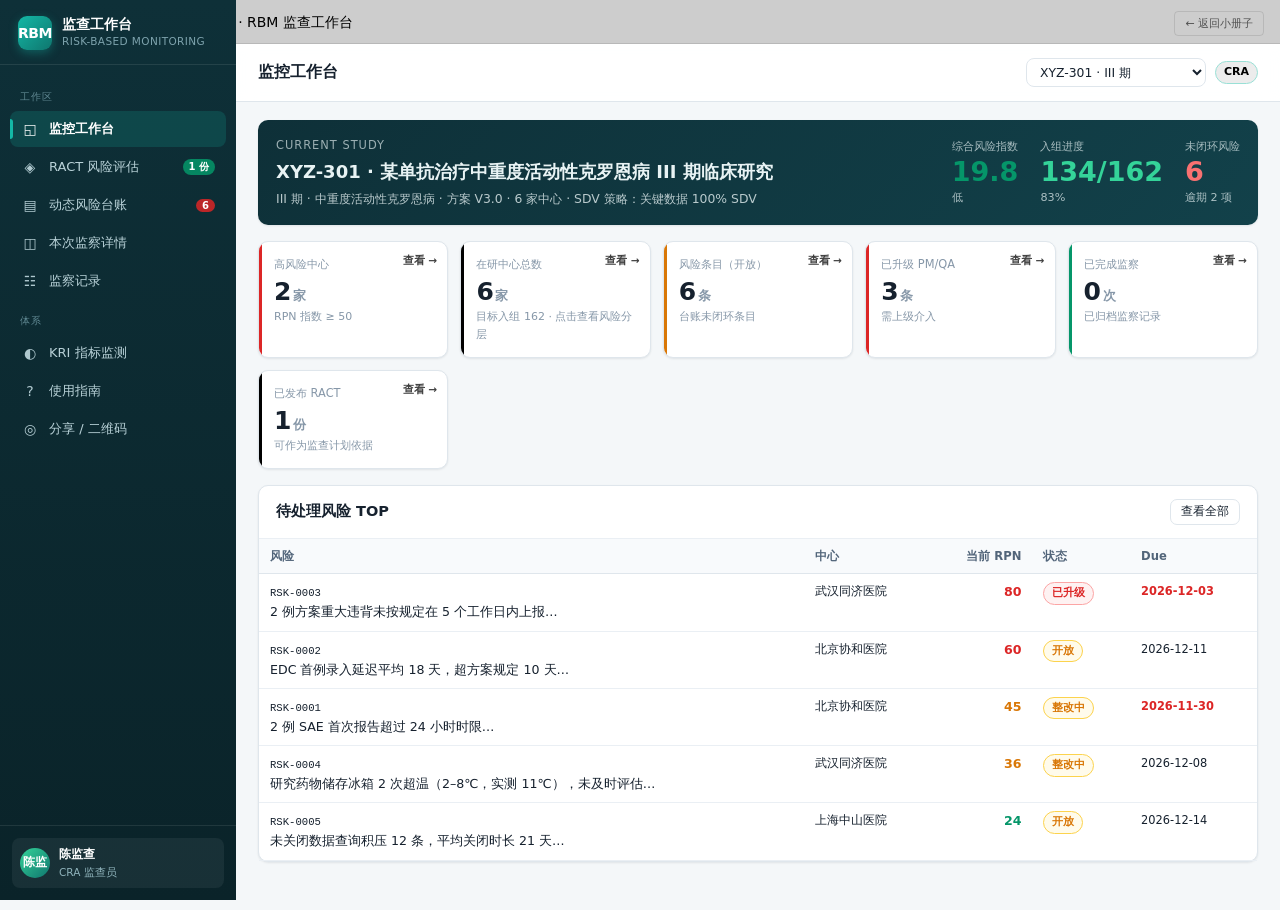
<file: 临床试验书架/cra/rbm-toolkit/index.html>
<!DOCTYPE html>
<html lang="zh-CN">
<head>
<meta charset="UTF-8">
<meta name="viewport" content="width=device-width, initial-scale=1, maximum-scale=1, user-scalable=no, viewport-fit=cover">
<meta name="theme-color" content="#cdcdcd">
<meta name="apple-mobile-web-app-capable" content="yes">
<meta name="description" content="CRA 基于风险的监查（RBM）在线工作台：RACT 数字化评分、动态风险台账、差异化访视监查清单生成器。">
<title>RBM 监查工作台 · CRA 风险驱动质量体系</title>
<script>
  /* 全局错误采集（供 ?diag=1 自检使用） */
  window.__errs = [];
  window.onerror = function (m, s, l, c) { window.__errs.push(m + ' @' + String(s).split('/').pop() + ':' + l); };
  window.addEventListener('unhandledrejection', function (e) { window.__errs.push('Promise: ' + (e.reason && e.reason.message || e.reason)); });
</script>
<link rel="icon" href="data:image/svg+xml,<svg xmlns='http://www.w3.org/2000/svg' viewBox='0 0 100 100'><rect width='100' height='100' rx='14' fill='%23000000'/><text y='72' x='50' text-anchor='middle' font-size='58' font-family='sans-serif' font-weight='bold' fill='white'>R</text></svg>">
<link rel="stylesheet" href="assets/css/styles.css">
<link rel="stylesheet" href="assets/css/shelf-tokens.css">
</head>
<body>

<div class="crum"><a href="../../index.html"><span class="crum-mark">书</span></a><a href="../../index.html">临床试验书架</a><span style="opacity:.45">/</span><b>CRA 小册子 · RBM 监查工作台</b><span class="crum-right"><a href="../../cra/index.html">← 返回小册子</a></span></div>
<div class="app">
  <!-- ==================== 侧边栏 ==================== -->
  <aside class="sidebar" id="sidebar">
    <div class="sb-brand">
      <div class="sb-logo">RBM</div>
      <div>
        <div class="sb-title">监查工作台</div>
        <div class="sb-sub">RISK-BASED MONITORING</div>
      </div>
    </div>

    <nav class="sb-nav" id="nav">
      <div class="sb-group">工作区</div>
      <button class="nav-item active" data-view="dashboard"><span class="nav-ico">◱</span><span>监控工作台</span></button>
      <button class="nav-item" data-view="ract"><span class="nav-ico">◈</span><span>RACT 风险评估</span><span class="nav-badge" id="nv-ract" style="display:none"></span></button>
      <button class="nav-item" data-view="ledger"><span class="nav-ico">▤</span><span>动态风险台账</span><span class="nav-badge" id="nv-ledger" style="display:none"></span></button>
      <button class="nav-item" data-view="checklist"><span class="nav-ico">◫</span><span>本次监察详情</span><span class="nav-badge" id="nv-checklist" style="display:none"></span></button>
      <button class="nav-item" data-view="records"><span class="nav-ico">☷</span><span>监察记录</span></button>

      <div class="sb-group">体系</div>
      <button class="nav-item" data-view="kri"><span class="nav-ico">◐</span><span>KRI 指标监测</span></button>
      <button class="nav-item" data-view="guide"><span class="nav-ico">?</span><span>使用指南</span></button>
      <button class="nav-item" data-view="share"><span class="nav-ico">◎</span><span>分享 / 二维码</span></button>
    </nav>

    <div class="sb-foot">
      <div class="sb-user" id="user-chip" title="个人信息">
        <div class="sb-avatar" id="u-avatar">CR<img id="u-avatar-img" alt=""></div>
        <div>
          <div class="sb-uname" id="u-name">陈监查</div>
          <div class="sb-urole" id="u-role">CRA 监查员</div>
        </div>
      </div>
    </div>
  </aside>

  <!-- ==================== 主区 ==================== -->
  <div class="main">
    <header class="topbar">
      <button class="btn btn-ghost mob-only" id="menu-toggle" style="font-size:18px;padding:2px 8px">☰</button>
      <div>
        <span class="tb-title" id="page-title">监控工作台</span>
        <span class="tb-sub" id="page-sub"></span>
      </div>
      <div class="tb-right">
        <select id="project-select" style="width:auto;min-width:180px;max-width:330px;font-size:12.4px;padding:5px 9px"></select>
        <span class="badge badge-gray" id="role-badge">CRA</span>
      </div>
    </header>

    <main class="content" id="content"></main>
  </div>
</div>

<script src="assets/vendor/qrcode.min.js"></script>
<script src="assets/js/data.js"></script>
<script src="assets/js/utils.js"></script>
<script src="assets/js/store.js"></script>
<script src="assets/js/view-ract.js"></script>
<script src="assets/js/view-ledger.js"></script>
<script src="assets/js/view-checklist.js"></script>
<script src="assets/js/view-misc.js"></script>
<script src="assets/js/main.js"></script>
</body>
</html>
</file>
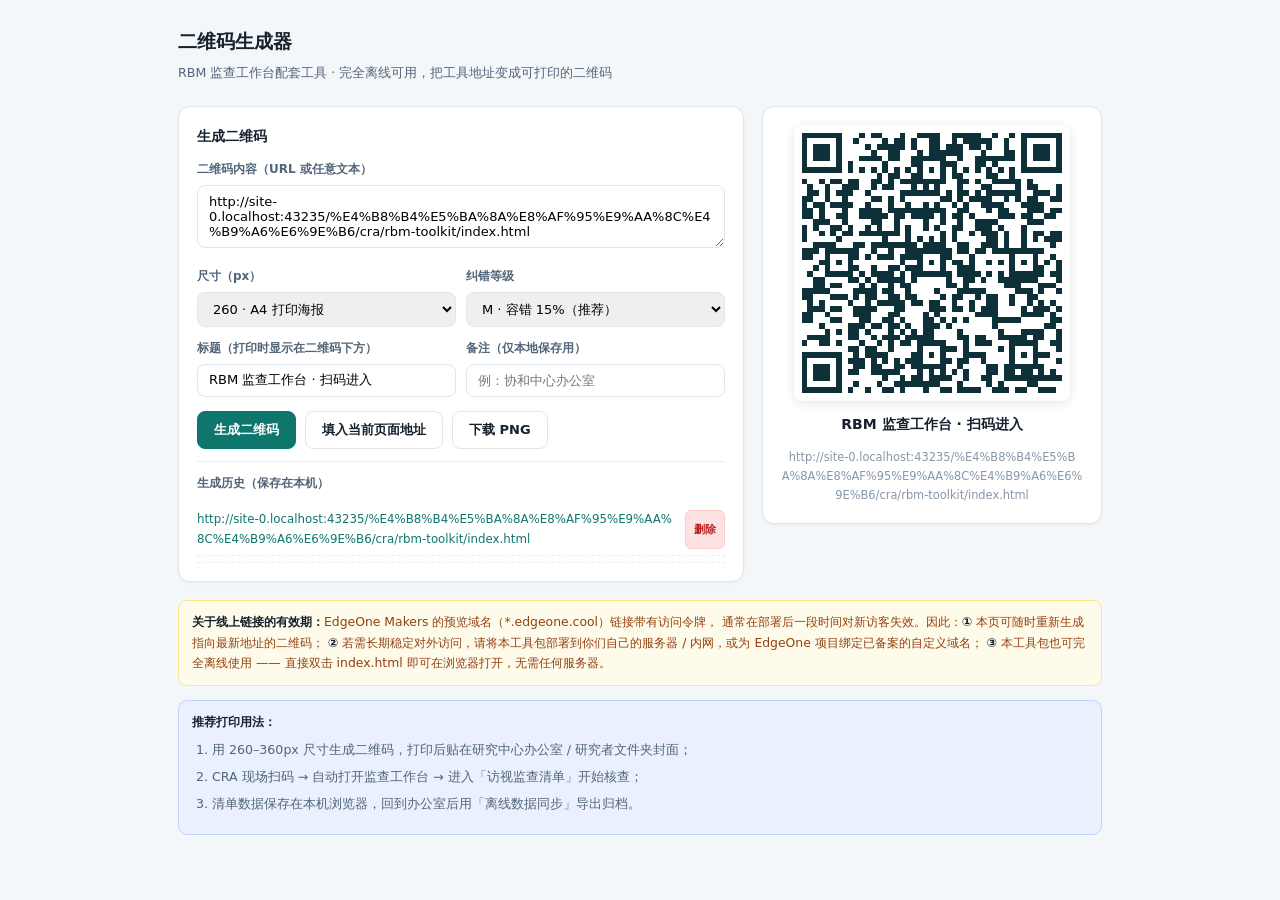
<file: 临床试验书架/cra/rbm-toolkit/qr-generator.html>
<!DOCTYPE html>
<html lang="zh-CN">
<head>
<meta charset="UTF-8">
<meta name="viewport" content="width=device-width, initial-scale=1">
<title>二维码生成器 · RBM 监查工作台配套工具</title>
<style>
*{box-sizing:border-box}
body{margin:0;padding:0;font-family:"Microsoft YaHei","PingFang SC",system-ui,sans-serif;background:#f4f7f9;color:#16212e;font-size:14px;line-height:1.65}
.wrap{max-width:960px;margin:0 auto;padding:26px 18px 60px}
h1{font-size:19px;margin:0 0 6px}
.sub{color:#52657a;font-size:12.6px;margin-bottom:22px}
.grid{display:grid;grid-template-columns:1fr 340px;gap:18px;align-items:start}
@media(max-width:760px){.grid{grid-template-columns:1fr}}
.card{background:#fff;border:1px solid #dfe6ec;border-radius:12px;padding:18px;box-shadow:0 1px 3px rgba(16,33,46,.05)}
label{display:block;font-size:12px;color:#52657a;margin-bottom:5px;font-weight:600}
input,select,textarea{width:100%;padding:8px 11px;border:1px solid #dfe6ec;border-radius:8px;font-size:13px;font-family:inherit}
input:focus,textarea:focus{outline:none;border-color:#0f766e;box-shadow:0 0 0 3px rgba(15,118,110,.12)}
.row2{display:flex;gap:10px}
.row2>*{flex:1}
button{padding:9px 16px;border-radius:8px;border:1px solid #0f766e;background:#0f766e;color:#fff;cursor:pointer;font-size:13px;font-weight:600;font-family:inherit}
button.ghost{background:#fff;color:#16212e;border-color:#dfe6ec}
button:active{transform:translateY(1px)}
.btns{display:flex;gap:9px;margin-top:14px;flex-wrap:wrap}
.qrbox{display:flex;flex-direction:column;align-items:center;gap:12px}
.qrbox canvas,.qrbox img{border:8px solid #fff;box-shadow:0 2px 10px rgba(16,33,46,.12);border-radius:8px}
.url{font-size:11.4px;color:#8697a8;word-break:break-all;text-align:center;max-width:100%}
.tip{background:#eaf0fe;border:1px solid #bfd4fd;border-radius:9px;padding:11px 13px;font-size:12.4px;color:#1e40af;margin-top:14px}
.tip.warn{background:#fffbeb;border-color:#fde68a;color:#92400e}
ol{margin:8px 0;padding-left:20px}
ol li{margin-bottom:6px;font-size:12.6px;color:#52657a}
b{color:#16212e}
h3{font-size:14px;margin:0 0 12px}
.hist{margin-top:12px;border-top:1px solid #eaeff4;padding-top:12px}
.hist div{display:flex;justify-content:space-between;gap:8px;padding:6px 0;border-bottom:1px dashed #eaeff4;font-size:11.8px}
.hist a{color:#0f766e;text-decoration:none;word-break:break-all;flex:1}
.hist button{padding:2px 8px;font-size:11px;border-radius:6px;background:#fee2e2;color:#b91c1c;border-color:#fecaca}
</style>
<link rel="stylesheet" href="assets/css/shelf-tokens.css">
</head>
<body>
<div class="wrap">
  <h1>二维码生成器</h1>
  <div class="sub">RBM 监查工作台配套工具 · 完全离线可用，把工具地址变成可打印的二维码</div>

  <div class="grid">
    <div class="card">
      <h3>生成二维码</h3>
      <label>二维码内容（URL 或任意文本）</label>
      <textarea id="txt" rows="3" placeholder="https://your-domain.com/index.html"></textarea>

      <div class="row2" style="margin-top:12px">
        <div><label>尺寸（px）</label>
          <select id="size">
            <option value="180">180 · 名片 / 文件夹贴纸</option>
            <option value="260" selected>260 · A4 打印海报</option>
            <option value="360">360 · 易拉宝 / 张贴墙</option>
            <option value="520">520 · 超大（远距离扫码）</option>
          </select></div>
        <div><label>纠错等级</label>
          <select id="ecc">
            <option value="L">L · 容错 7%</option>
            <option value="M" selected>M · 容错 15%（推荐）</option>
            <option value="Q">Q · 容错 25%</option>
            <option value="H">H · 容错 30%（可加 Logo）</option>
          </select></div>
      </div>

      <div class="row2" style="margin-top:12px">
        <div><label>标题（打印时显示在二维码下方）</label>
          <input id="cap" placeholder="例：RBM 监查工作台 · 扫码进入"></div>
        <div><label>备注（仅本地保存用）</label>
          <input id="note" placeholder="例：协和中心办公室"></div>
      </div>

      <div class="btns">
        <button id="gen">生成二维码</button>
        <button class="ghost" id="use-current">填入当前页面地址</button>
        <button class="ghost" id="dl">下载 PNG</button>
      </div>

      <div class="hist" id="hist-wrap" style="display:none">
        <label>生成历史（保存在本机）</label>
        <div id="hist"></div>
      </div>
    </div>

    <div class="card qrbox">
      <div id="qr"></div>
      <div id="cap-show" style="font-weight:700;font-size:14px"></div>
      <div class="url" id="url-show"></div>
    </div>
  </div>

  <div class="tip warn" style="margin-top:18px">
    <b>关于线上链接的有效期：</b>EdgeOne Makers 的预览域名（*.edgeone.cool）链接带有访问令牌，
    通常在部署后一段时间对新访客失效。因此：<b>①</b> 本页可随时重新生成指向最新地址的二维码；
    <b>②</b> 若需长期稳定对外访问，请将本工具包部署到你们自己的服务器 / 内网，或为 EdgeOne 项目绑定已备案的自定义域名；
    <b>③</b> 本工具包也可完全离线使用 —— 直接双击 index.html 即可在浏览器打开，无需任何服务器。
  </div>

  <div class="tip">
    <b>推荐打印用法：</b>
    <ol>
      <li>用 260–360px 尺寸生成二维码，打印后贴在研究中心办公室 / 研究者文件夹封面；</li>
      <li>CRA 现场扫码 → 自动打开监查工作台 → 进入「访视监查清单」开始核查；</li>
      <li>清单数据保存在本机浏览器，回到办公室后用「离线数据同步」导出归档。</li>
    </ol>
  </div>
</div>

<script src="assets/vendor/qrcode.min.js"></script>
<script>
(function () {
  var HK = 'rbm_qr_history_v1';
  function $id(i) { return document.getElementById(i); }
  function hist() { try { return JSON.parse(localStorage.getItem(HK)) || []; } catch (e) { return []; } }
  function saveHist(a) { try { localStorage.setItem(HK, JSON.stringify(a.slice(0, 20))); } catch (e) { } }

  function draw() {
    var text = $id('txt').value.trim();
    var box = $id('qr');
    box.innerHTML = '';
    if (!text) { box.innerHTML = '<div style="color:#94a3b8;font-size:12.6px;padding:40px 10px;text-align:center">请输入要生成二维码的链接</div>'; return; }
    var size = Number($id('size').value);
    var ecc = $id('ecc').value;
    try {
      new QRCode(box, { text: text, width: size, height: size, colorDark: '#0e3038', colorLight: '#ffffff', correctLevel: QRCode.CorrectLevel[ecc] });
      $id('cap-show').textContent = $id('cap').value || '';
      $id('url-show').textContent = text;
      if ($id('note').value.trim() || text) {
        var a = hist().filter(function (x) { return x.text !== text; });
        a.unshift({ text: text, note: $id('note').value.trim(), ts: new Date().toISOString(), cap: $id('cap').value });
        saveHist(a); renderHist();
      }
    } catch (e) {
      box.innerHTML = '<div style="color:#b91c1c;font-size:12.6px">生成失败：' + e.message + '</div>';
    }
  }

  function renderHist() {
    var a = hist(), w = $id('hist-wrap'), el = $id('hist');
    if (!a.length) { w.style.display = 'none'; return; }
    w.style.display = '';
    el.innerHTML = '';
    a.forEach(function (x, i) {
      var row = document.createElement('div');
      var link = document.createElement('a');
      link.href = '#'; link.textContent = (x.note ? '[' + x.note + '] ' : '') + x.text;
      link.onclick = function (e) { e.preventDefault(); $id('txt').value = x.text; $id('note').value = x.note || ''; $id('cap').value = x.cap || ''; draw(); };
      var del = document.createElement('button'); del.textContent = '删除';
      del.onclick = function () { var b = hist(); b.splice(i, 1); saveHist(b); renderHist(); };
      row.appendChild(link); row.appendChild(del);
      el.appendChild(row);
    });
  }

  $id('gen').onclick = draw;
  $id('use-current').onclick = function () { $id('txt').value = location.href.replace(/qr-generator\.html.*$/, 'index.html'); draw(); };
  $id('dl').onclick = function () {
    var cv = $id('qr').querySelector('canvas');
    if (!cv) { alert('请先生成二维码'); return; }
    var size = Number($id('size').value), cap = $id('cap').value || '';
    var pad = 40, capH = cap ? 58 : 0;
    var out = document.createElement('canvas');
    out.width = size + pad * 2; out.height = size + pad * 2 + capH;
    var c = out.getContext('2d');
    c.fillStyle = '#ffffff'; c.fillRect(0, 0, out.width, out.height);
    c.drawImage(cv, pad, pad);
    if (cap) {
      c.fillStyle = '#0e3038'; c.font = 'bold 20px "Microsoft YaHei",sans-serif';
      c.textAlign = 'center'; c.fillText(cap, out.width / 2, size + pad + 34);
    }
    var a = document.createElement('a');
    a.href = out.toDataURL('image/png');
    a.download = 'RBM二维码_' + (cap ? cap.replace(/[^\w\u4e00-\u9fa5]+/g, '_') : 'qrcode') + '.png';
    a.click();
  };
  $id('txt').addEventListener('keydown', function (e) { if (e.key === 'Enter') { e.preventDefault(); draw(); } });

  // 预填当前工具地址（若与 qr-generator 同目录）
  var guess = location.href.replace(/qr-generator\.html(#.*)?(\?.*)?$/, 'index.html');
  $id('txt').value = guess;
  $id('cap').value = 'RBM 监查工作台 · 扫码进入';
  draw(); renderHist();
})();
</script>
</body>
</html>
</file>
<file: 临床试验书架/assets/shelf.css>
/* =============================================================================
 * Studio Wall · Gray Canvas Catalog — 移动端设计系统
 * 基准文档：书架DESIGN.md
 *   墙面 #CDCDCD · 说明级字号 14px / 11px · 唯一实心控件 = 34px 黑色胶囊
 *   1px 10% 黑发丝线 · 10/16/24 节奏 · 圆角只用 4px / 9999px / 全圆
 * ========================================================================== */

:root {
  /* ---- Color ---- */
  --wall:      #cdcdcd;              /* 整个页面的地色 */
  --surface:   #ffffff;              /* 面：仅用于浮层 */
  --ink:       #000000;              /* 唯一强调色 / 唯一实心控件 */
  --ink-70:    rgba(0, 0, 0, .70);
  --ink-60:    rgba(0, 0, 0, .60);   /* 说明文字、年份 */
  --ink-50:    rgba(0, 0, 0, .50);
  --ink-45:    rgba(0, 0, 0, .45);
  --gray-2:    #b9b9b9;              /* 次级灰 */
  --hair:      rgba(0, 0, 0, .10);   /* 1px 发丝线 */
  --track:     #bdbbbf;              /* 进度条轨道 */
  --mono: "Space Mono", ui-monospace, "Cascadia Mono", Consolas, "Courier New", monospace;

  /* 文档标记色：只属于"物"（MD 文档），绝不借给按钮或墙面 */
  --col-qna:   #6e56cf;              /* 紫 */
  --col-ema:   #4c7fa8;              /* 冰蓝 */
  --col-cra:   #c08a2e;              /* 琥珀 */
  --col-ma:    #a4525f;              /* 绛 */

  /* ---- Type ---- */
  --fz:        14px;                 /* display-lg / body-md / label-md */
  --fz-sm:     11px;                 /* label-sm 索引行 */
  --lh:        20px;
  --lh-sm:     16px;
  --lh-body:   1.72;                 /* 中文长文的可读性补偿 */
  --font: "Inter", -apple-system, BlinkMacSystemFont, "Segoe UI",
          "PingFang SC", "HarmonyOS Sans SC", "Microsoft YaHei",
          "Hiragino Sans GB", system-ui, sans-serif;

  /* ---- Space（基准 10px，步进到 16 / 24） ---- */
  --s1: 10px;   /* 专辑间距、基础节奏 */
  --s2: 16px;   /* 区段内边距、舞台内缩、搜索框内边距 */
  --s3: 24px;   /* 段落间距、导航间距 */
  --s4: 40px;

  /* ---- Shape ---- */
  --r-ghost: 4px;
  --r-pill: 9999px;
  --pill-h: 34px;
  --pill-px: 14px;
  --circle: 40px;

  /* ---- Motion ---- */
  --ease:  cubic-bezier(.13, .46, .15, .92);
  --t-fast: 150ms;
  --t:      300ms;
  --t-slow: 500ms;
  --t-x:    700ms;
}

* { box-sizing: border-box; }

html {
  -webkit-text-size-adjust: 100%;
  text-size-adjust: 100%;
}

html, body { margin: 0; padding: 0; }

body {
  background: var(--wall);
  color: var(--ink);
  font-family: var(--font);
  font-size: var(--fz);
  line-height: var(--lh);
  font-weight: 400;
  -webkit-font-smoothing: antialiased;
  -moz-osx-font-smoothing: grayscale;
  touch-action: manipulation;
  -webkit-tap-highlight-color: transparent;
  overflow-x: hidden;
}

body.is-locked { overflow: hidden; }

a { color: inherit; text-decoration: none; }
button { font: inherit; color: inherit; background: none; border: 0; padding: 0; cursor: pointer; }
input { font: inherit; color: inherit; }
svg { display: block; }
img { max-width: 100%; }

/* 舞台：整幅通栏铺满视口，内容列锚定手机宽度 */
.stage {
  width: 100%;
  max-width: 480px;
  margin: 0 auto;
  padding: calc(env(safe-area-inset-top, 0px) + var(--s2)) var(--s2)
           calc(env(safe-area-inset-bottom, 0px) + var(--s4));
  animation: wall-fade var(--t-x) var(--ease) both;
}

@keyframes wall-fade {
  from { opacity: 0; transform: translateY(10px); }
  to   { opacity: 1; transform: none; }
}

/* ---------------------------------------------------------------- 顶部导航 */
/* 透明、永不投影；按钮之间 24px 间距 */
.bar {
  display: flex;
  align-items: center;
  gap: var(--s3);
  min-height: 34px;
}

.bar-title {
  font-size: var(--fz);
  font-weight: 400;
  color: var(--ink-60);
  letter-spacing: 0;
  margin-right: auto;
  white-space: nowrap;
  overflow: hidden;
  text-overflow: ellipsis;
}

/* 幽灵按钮：4px 圆角、完全透明、悬停填充黑色 */
.ghost {
  display: inline-flex;
  align-items: center;
  justify-content: center;
  gap: 6px;
  height: 34px;
  padding: 0 10px;
  min-width: 34px;
  border-radius: var(--r-ghost);
  background: transparent;
  color: var(--ink);
  font-size: var(--fz);
  font-weight: 500;
  transition: background var(--t-fast) var(--ease),
              color var(--t-fast) var(--ease),
              transform var(--t-fast) var(--ease);
}
.ghost:active { background: var(--ink); color: #fff; transform: translateY(-1px); }
@media (hover: hover) {
  .ghost:hover { background: var(--ink); color: #fff; }
}
.ghost.is-soft { color: var(--ink-60); }

/* 唯一实心控件：黑色胶囊 */
.pill {
  display: inline-flex;
  align-items: center;
  justify-content: center;
  gap: 8px;
  height: var(--pill-h);
  padding: 0 var(--pill-px);
  border-radius: var(--r-pill);
  background: var(--ink);
  color: #fff;
  font-size: var(--fz);
  font-weight: 500;
  white-space: nowrap;
  transition: background var(--t-fast) var(--ease), transform var(--t-fast) var(--ease);
}
.pill:active { background: #2a2a2a; transform: translateY(-1px); }
@media (hover: hover) {
  .pill:hover { background: #2a2a2a; }
}
.pill.is-block { width: 100%; }
.pill.is-ghost-out { background: transparent; color: var(--ink); }

/* 磨砂圆：40px，30% 白 —— 唯一被允许的圆形控件 */
.circle {
  width: var(--circle);
  height: var(--circle);
  border-radius: 50%;
  background: rgba(255, 255, 255, .30);
  color: var(--ink-70);
  display: inline-flex;
  align-items: center;
  justify-content: center;
  transition: background var(--t-fast) var(--ease), opacity var(--t) var(--ease);
}
.circle:active { background: rgba(255, 255, 255, .6); }

/* 发丝线：1px 10% 黑 */
.hair {
  height: 1px;
  background: var(--hair);
  border: 0;
  margin: 0;
}

/* 索引行：11px，位于发丝线之下 */
.index {
  font-size: var(--fz-sm);
  line-height: var(--lh-sm);
  color: var(--ink-60);
  padding-top: 6px;
  letter-spacing: 0;
}
.index em { font-style: normal; color: var(--ink-45); }

/* ---------------------------------------------------------------- Editions 封面墙 */
/* 灰墙书架：AI 专辑封面一排立于搁板上，点选聚焦放大 + 打开胶囊 */
.scene {
  position: relative;
  min-height: 100svh;
  max-width: 1080px;
  margin: 0 auto;
  display: flex;
  flex-direction: column;
  padding: calc(env(safe-area-inset-top, 0px) + var(--s2)) var(--s2)
           calc(env(safe-area-inset-bottom, 0px) + var(--s2));
  animation: wall-fade var(--t-x) var(--ease) both;
}

/* 品牌：黑色方标 + 字标，点击开目录 */
.brand {
  display: inline-flex;
  align-items: center;
  gap: 8px;
  font-size: var(--fz);
  font-weight: 500;
  color: var(--ink);
  border-radius: var(--r-ghost);
  padding: 4px 6px 4px 4px;
  margin-left: -4px;
  transition: opacity var(--t-fast) var(--ease);
}
.brand:active { opacity: .6; }
.brand-mark {
  display: inline-flex;
  align-items: center;
  justify-content: center;
  width: 24px;
  height: 24px;
  border-radius: 4px;
  background: var(--ink);
  color: #fff;
  font-size: 12px;
  font-weight: 500;
  flex: none;
}
.bar-pill { margin-left: auto; }

/* 左侧信息：标题 + 标语（聚焦时被替换为所选卷册） */
.scene-info {
  margin: auto 0 0;
  padding: var(--s2) 2px 0;
  transition: opacity var(--t) var(--ease);
}
.si-title {
  margin: 0 0 4px;
  font-size: clamp(26px, 6vw, 40px);
  line-height: 1.15;
  font-weight: 400;
  letter-spacing: -.02em;
  color: var(--ink);
}
.si-tag {
  margin: 0;
  font-size: var(--fz);
  line-height: var(--lh);
  color: var(--ink-60);
}

/* 书架：一排封面 + 白色搁板 */
.stage-shelf {
  margin: var(--s3) 0 0;
  transition: filter var(--t) var(--ease), opacity var(--t) var(--ease), transform var(--t) var(--ease);
}
.shelf-row2 {
  display: flex;
  justify-content: center;
  align-items: flex-end;
  gap: clamp(8px, 2.4vw, 18px);
  padding: 0 4px;
}
.shelf-board {
  height: 12px;
  border-radius: 2px;
  background: linear-gradient(180deg, #f4f4f4, #d9d9d9);
  box-shadow: 0 16px 28px rgba(0, 0, 0, .13), 0 2px 4px rgba(0, 0, 0, .08);
}

.vol-link {
  background: none;
  border: 0;
  padding: 0;
  cursor: pointer;
  display: block;
  opacity: 0;
  animation: doc-in var(--t-slow) var(--ease) both;
  animation-delay: calc(var(--i, 0) * 90ms);
  transition: opacity var(--t) var(--ease), filter var(--t) var(--ease);
}
@keyframes doc-in {
  from { opacity: 0; transform: translateY(14px); }
  to   { opacity: 1; transform: none; }
}

/* 封面：方形，专辑式，底部立在搁板上 */
.vol {
  position: relative;
  display: block;
  width: clamp(66px, 19vw, 148px);
  aspect-ratio: 1 / 1;
  border-radius: 4px;
  overflow: hidden;
  background: var(--gray-2);
  transition: transform var(--t) var(--ease), box-shadow var(--t) var(--ease);
  will-change: transform;
}
@media (hover: hover) {
  .vol-link:hover .vol { transform: translateY(-6px); }
}
.vol-link:active .vol { transform: translateY(-2px); }
.vol img {
  position: absolute;
  inset: 0;
  width: 100%;
  height: 100%;
  object-fit: cover;
  display: block;
}
.vol .v-word,
.focus-cover .v-word {
  position: absolute;
  top: 7%;
  left: 9%;
  right: 9%;
  z-index: 1;
  color: #fff;
  font-weight: 500;
  font-size: clamp(10px, 2vw, 19px);
  line-height: 1.15;
  letter-spacing: .06em;
  text-shadow: 0 1px 12px rgba(0, 0, 0, .35);
  user-select: none;
}
.vol .v-cn,
.focus-cover .v-cn {
  position: absolute;
  bottom: 6%;
  left: 9%;
  z-index: 1;
  color: rgba(255, 255, 255, .78);
  font-size: clamp(9px, 1.7vw, 13px);
  letter-spacing: .06em;
  text-shadow: 0 1px 10px rgba(0, 0, 0, .4);
  user-select: none;
}

/* 聚焦态：书架虚化退后，信息区让位 */
.scene.has-focus .stage-shelf { filter: blur(12px); opacity: .55; transform: scale(.985); }
.scene.has-focus .scene-info { opacity: .3; }
.scene.has-focus .scene-foot { opacity: .3; }

/* 聚焦层：放大封面 + 打开胶囊（不拦截四周点击，可继续换封面） */
.focus-layer {
  position: fixed;
  inset: 0;
  z-index: 70;
  display: flex;
  flex-direction: column;
  align-items: center;
  justify-content: center;
  gap: var(--s2);
  pointer-events: none;
  opacity: 0;
  transition: opacity var(--t) var(--ease);
}
.focus-layer.on { opacity: 1; }
.focus-cover {
  position: relative;
  width: min(72vw, 58vh, 430px);
  aspect-ratio: 1 / 1;
  border-radius: 4px;
  overflow: hidden;
  background: var(--gray-2);
  box-shadow: 0 34px 70px rgba(0, 0, 0, .28), 0 6px 18px rgba(0, 0, 0, .16);
  pointer-events: auto;
  transform: scale(.9);
  transition: transform var(--t) var(--ease);
}
.focus-layer.on .focus-cover { transform: none; }
.focus-cover .v-word { font-size: clamp(20px, 4.6vw, 32px); }
.focus-cover .v-cn { font-size: clamp(12px, 2.4vw, 16px); }
.focus-cover img { position: absolute; inset: 0; width: 100%; height: 100%; object-fit: cover; }
.fo-open { pointer-events: auto; transform: translateY(8px); transition: transform var(--t) var(--ease), background var(--t-fast) var(--ease); }
.focus-layer.on .fo-open { transform: none; }
.fo-open svg { width: 15px; height: 15px; }

.scene-foot {
  margin-top: var(--s3);
  text-align: center;
  font-size: var(--fz-sm);
  line-height: var(--lh-sm);
  color: var(--ink-45);
  transition: opacity var(--t) var(--ease);
}

@media (min-width: 900px) {
  .scene-info {
    position: absolute;
    left: max(4vw, calc(50% - 540px + 16px));
    top: 50%;
    transform: translateY(-58%);
    margin: 0;
    padding: 0;
    max-width: 260px;
  }
  .stage-shelf { margin-top: auto; margin-bottom: auto; }
  .shelf-row2 { padding-left: clamp(150px, 18vw, 240px); }
}

/* ---------------------------------------------------------------- 工具条 */
.toolbar {
  display: flex;
  flex-wrap: wrap;
  gap: var(--s1);
  align-items: center;
  margin-bottom: var(--s2);
}

/* 搜索框：内边距 16px，发丝线收底 */
.field {
  flex: 1 1 100%;
  display: flex;
  align-items: center;
  gap: 10px;
  padding: 10px 16px;
  border-bottom: 1px solid var(--hair);
  background: transparent;
}
.field input {
  flex: 1;
  min-width: 0;
  border: 0;
  outline: 0;
  background: transparent;
  font-size: var(--fz);
  line-height: var(--lh);
}
.field input::placeholder { color: var(--ink-45); }
.field .f-ico { color: var(--ink-50); flex: none; }
.field .f-clear {
  color: var(--ink-45);
  font-size: var(--fz-sm);
  padding: 4px 6px;
  border-radius: var(--r-ghost);
}

/* 筛选片：4px 圆角幽灵；选中即填充黑色 */
.chip {
  display: inline-flex;
  align-items: center;
  height: 28px;
  padding: 0 10px;
  border-radius: var(--r-ghost);
  border: 1px solid var(--hair);
  background: transparent;
  color: var(--ink-60);
  font-size: var(--fz-sm);
  line-height: 1;
  white-space: nowrap;
  transition: background var(--t-fast) var(--ease), color var(--t-fast) var(--ease);
}
.chip.on { background: var(--ink); color: #fff; border-color: var(--ink); }
@media (hover: hover) {
  .chip:hover { background: var(--ink); color: #fff; border-color: var(--ink); }
}

.chips {
  display: flex;
  gap: 8px;
  overflow-x: auto;
  padding-bottom: 2px;
  scrollbar-width: none;
  -ms-overflow-style: none;
}
.chips::-webkit-scrollbar { display: none; }

/* ---------------------------------------------------------------- 条目列表 */
/* 没有卡片：条目之间靠发丝线分隔 */
.group { margin-top: var(--s3); }
.group-title {
  font-size: var(--fz-sm);
  line-height: var(--lh-sm);
  color: var(--ink-60);
  letter-spacing: .06em;
  margin: 0 0 6px;
  display: flex;
  gap: 8px;
  align-items: baseline;
  font-weight: 400;
}
.group-title span { color: var(--ink-45); }

.list { border-top: 1px solid var(--hair); }

.item { border-bottom: 1px solid var(--hair); }

.item-head {
  width: 100%;
  display: flex;
  align-items: flex-start;
  gap: var(--s1);
  padding: 14px 0;
  text-align: left;
}
.item-q {
  flex: 1;
  font-size: var(--fz);
  font-weight: 400;
  line-height: 1.55;
  color: var(--ink);
}
.item-meta {
  flex: none;
  max-width: 42%;
  text-align: right;
  font-size: var(--fz-sm);
  line-height: var(--lh-sm);
  color: var(--ink-45);
  padding-top: 2px;
}
.item-chev {
  flex: none;
  width: 20px;
  height: 20px;
  color: var(--ink-45);
  transition: transform var(--t) var(--ease), color var(--t-fast) var(--ease);
}
.item.open .item-chev { transform: rotate(90deg); color: var(--ink); }

/* 展开的正文：整幅通栏的浅色阅读面，无圆角、无边框、无投影 */
.item-body { display: none; }
.item.open .item-body {
  display: block;
  background: rgba(255, 255, 255, .55);
  margin: 0 calc(var(--s2) * -1);
  padding: 4px var(--s2) 16px;
  animation: body-in var(--t) var(--ease) both;
}
@keyframes body-in {
  from { opacity: 0; transform: translateY(-4px); }
  to   { opacity: 1; transform: none; }
}
.item-body p {
  margin: 0 0 10px;
  font-size: var(--fz);
  line-height: var(--lh-body);
  color: var(--ink-70);
}
.item-body p:last-child { margin-bottom: 0; }
.item-body b, .item-body strong { font-weight: 600; color: var(--ink); }
.item-body a {
  color: var(--ink);
  border-bottom: 1px solid var(--hair);
  word-break: break-all;
}
.item-body .cite {
  margin-top: 12px;
  padding-top: 10px;
  border-top: 1px solid var(--hair);
  font-size: var(--fz-sm);
  line-height: var(--lh-sm);
  color: var(--ink-45);
}
.item-body .cite a { border-bottom: 0; }

/* 键值表 */
.kvs {
  display: grid;
  grid-template-columns: 62px 1fr;
  gap: 4px 12px;
  margin: 0 0 12px;
  font-size: var(--fz);
  line-height: 1.55;
}
.kvs dt { color: var(--ink-45); font-size: var(--fz-sm); padding-top: 3px; }
.kvs dd { margin: 0; color: var(--ink-70); }

/* 标签：扁平，无彩色底 */
.badge {
  display: inline-block;
  padding: 0 5px;
  border: 1px solid var(--hair);
  border-radius: var(--r-ghost);
  font-size: var(--fz-sm);
  line-height: 16px;
  color: var(--ink-60);
}

/* 目录行（快速索引） */
.toc-row {
  display: flex;
  align-items: baseline;
  gap: var(--s1);
  padding: 10px 0;
  border-bottom: 1px solid var(--hair);
  transition: background var(--t-fast) var(--ease);
}
.toc-row:active { background: rgba(255, 255, 255, .5); }
.toc-code {
  flex: none;
  width: 118px;
  font-size: var(--fz-sm);
  line-height: var(--lh-sm);
  color: var(--ink-45);
  word-break: break-word;
}
.toc-name { flex: 1; color: var(--ink); font-size: var(--fz); }

/* ---------------------------------------------------------------- 提示条 */
.note {
  margin-top: var(--s3);
  padding: 12px 14px;
  border-left: 1px solid var(--ink);
  background: rgba(255, 255, 255, .38);
  font-size: var(--fz);
  line-height: 1.65;
  color: var(--ink-60);
}
.note b { color: var(--ink); font-weight: 500; }

/* ---------------------------------------------------------------- 页脚 */
.foot {
  margin-top: var(--s4);
  padding-top: var(--s2);
  border-top: 1px solid var(--hair);
  font-size: var(--fz-sm);
  line-height: 1.7;
  color: var(--ink-45);
}
.foot .foot-pill { margin-bottom: var(--s2); }
.foot-actions { display: flex; justify-content: center; }

/* 加载条：140×6，轨道 #BDBBBF */
.loading {
  width: 140px;
  height: 6px;
  border-radius: var(--r-pill);
  background: var(--track);
  overflow: hidden;
  margin: var(--s3) auto 0;
}
.loading i {
  display: block;
  height: 100%;
  width: 0;
  border-radius: var(--r-pill);
  background: var(--ink);
  animation: load-run 10s var(--ease) forwards;
}
@keyframes load-run {
  0%   { width: 0; }
  100% { width: 20%; }
}

/* ---------------------------------------------------------------- 浮层 */
/* 只有搜索/目录浮层使用那一道弥散投影 */
.scrim {
  position: fixed;
  inset: 0;
  background: rgba(0, 0, 0, .34);
  opacity: 0;
  pointer-events: none;
  transition: opacity var(--t) var(--ease);
  z-index: 90;
}
.scrim.on { opacity: 1; pointer-events: auto; }

.sheet {
  position: fixed;
  left: 0;
  right: 0;
  bottom: 0;
  z-index: 100;
  max-height: 86vh;
  display: flex;
  flex-direction: column;
  background: var(--surface);
  border-radius: var(--r-ghost) var(--r-ghost) 0 0;
  box-shadow: 0 18px 44px rgba(0, 0, 0, .22);
  transform: translateY(102%);
  transition: transform var(--t-slow) var(--ease);
  padding-bottom: env(safe-area-inset-bottom, 0px);
}
.sheet.on { transform: none; }

.sheet-grip {
  width: 36px;
  height: 3px;
  border-radius: var(--r-pill);
  background: var(--hair);
  margin: 10px auto 0;
  flex: none;
}
.sheet-inner {
  padding: var(--s2);
  overflow-y: auto;
  -webkit-overflow-scrolling: touch;
}
.sheet-h {
  display: flex;
  align-items: center;
  gap: var(--s1);
  margin-bottom: var(--s2);
}
.sheet-t {
  font-size: var(--fz);
  font-weight: 500;
  color: var(--ink);
  margin-right: auto;
}
.sheet-p {
  font-size: var(--fz);
  line-height: var(--lh-body);
  color: var(--ink-70);
  margin: 0 0 12px;
}
.sheet-p:last-child { margin-bottom: 0; }

/* 搜索结果行 —— 唯一允许投影的地方 */
.res {
  display: flex;
  align-items: center;
  gap: var(--s1);
  padding: 12px 14px;
  border-radius: var(--r-ghost);
  font-size: var(--fz);
  color: var(--ink);
  transition: background var(--t-fast) var(--ease);
}
.res + .res { margin-top: 6px; }
.res small { color: var(--ink-45); font-size: var(--fz-sm); margin-left: auto; }
.res-shadow { box-shadow: 0 10px 26px rgba(0, 0, 0, .10); background: #fff; }
.res:active { background: rgba(0, 0, 0, .05); }

.sheet-list .nav-line {
  display: flex;
  align-items: center;
  gap: var(--s1);
  width: 100%;
  padding: 13px 2px;
  border-bottom: 1px solid var(--hair);
  text-align: left;
  font-size: var(--fz);
  color: var(--ink);
}
.sheet-list .nav-line small { margin-left: auto; color: var(--ink-45); font-size: var(--fz-sm); }

/* 返回顶部：磨砂圆 */
.to-top {
  position: fixed;
  right: var(--s2);
  bottom: calc(env(safe-area-inset-bottom, 0px) + 18px);
  z-index: 60;
  opacity: 0;
  pointer-events: none;
  transform: translateY(8px);
  transition: opacity var(--t) var(--ease), transform var(--t) var(--ease);
}
.to-top.on { opacity: 1; pointer-events: auto; transform: none; }

/* ---------------------------------------------------------------- 其它 */
.hidden { display: none !important; }
.sr {
  position: absolute;
  width: 1px; height: 1px;
  overflow: hidden;
  clip: rect(0 0 0 0);
  white-space: nowrap;
}

@media (prefers-reduced-motion: reduce) {
  *, *::before, *::after {
    animation-duration: 1ms !important;
    animation-iteration-count: 1 !important;
    transition-duration: 1ms !important;
  }
  .loading i { animation: none; width: 20%; }
}

/* =============================================================================
 * Aether Nexus · Core Matrix —— EMA 法规页暗色主题（design.md）
 *   #050505 底 · #F43F5E 玫红 / #8B5CF6 紫 / #FAA443 琥珀
 *   Inter 展示级标题 -0.05em · Space Mono 大写微标签 · 8px 节奏
 *   圆角 2px / 4px / 9999px · 内嵌阴影营造浮起感
 * ========================================================================== */
body.nx {
  --nx-bg:    #050505;
  --nx-panel: #101010;
  --nx-line:  #1c1c1c;
  --nx-rose:  #F43F5E;
  --nx-violet:#8B5CF6;
  --nx-amber: #FAA443;
  --nx-fg:    #fafafa;
  --nx-fg-70: rgba(255, 255, 255, .72);
  --nx-fg-45: rgba(255, 255, 255, .45);
  --nx-fg-30: rgba(255, 255, 255, .30);
  --nx-shadow-in: inset 0 1px 2px rgba(0, 0, 0, .8), inset 0 1px 0 rgba(255, 255, 255, .2);

  background: var(--nx-bg);
  color: var(--nx-fg);
}

/* ---- 导航与基础 chrome（暗色变量） ---- */
.nx .bar-title { color: var(--nx-fg-70); }
.nx .ghost { color: var(--nx-fg); }
.nx .ghost:active { background: var(--nx-fg); color: #050505; }
@media (hover: hover) {
  .nx .ghost:hover { background: var(--nx-fg); color: #050505; }
}
.nx .hair { background: rgba(255, 255, 255, .12); }
.nx .index { color: var(--nx-fg-45); }
.nx .foot { color: var(--nx-fg-30); border-top-color: rgba(255, 255, 255, .12); }
.nx .circle { background: rgba(255, 255, 255, .10); color: var(--nx-fg-70); }
.nx .circle:active { background: rgba(255, 255, 255, .22); }
.nx .scrim { background: rgba(0, 0, 0, .62); }

/* ---- 展示级标题（display-lg：Inter / -0.05em） ---- */
.nx-hero { margin: var(--s3) 0 0; }
.nx-hero h1 {
  margin: 0 0 8px;
  font-size: clamp(30px, 9vw, 44px);
  line-height: 1.04;
  font-weight: 400;
  letter-spacing: -.05em;
  color: var(--nx-fg);
}
.nx-hero p {
  margin: 0;
  font-family: var(--mono);
  font-size: 9.5px;
  line-height: 1.5;
  letter-spacing: .12em;
  text-transform: uppercase;
  color: var(--nx-rose);
}

.nx-display-sub { letter-spacing: .1em; color: var(--nx-fg-70); }
.nx-display-sub span { font-family: var(--mono); text-transform: uppercase; font-size: 9px; color: var(--nx-fg-45); }

/* ---- 搜索与筛选（mono 大写、2px 圆角） ---- */
.nx .field { border-bottom-color: rgba(255, 255, 255, .14); }
.nx .field input { color: var(--nx-fg); }
.nx .field input::placeholder { color: var(--nx-fg-30); }
.nx .field .f-ico { color: var(--nx-fg-45); }
.nx .field .f-clear { color: var(--nx-fg-45); }

.nx .chip {
  border: 1px solid rgba(255, 255, 255, .18);
  border-radius: 2px;
  color: var(--nx-fg-70);
  font-family: var(--mono);
  font-size: 10px;
  letter-spacing: .06em;
  text-transform: uppercase;
  background: rgba(255, 255, 255, .03);
}
.nx .chip.on {
  background: var(--nx-rose);
  border-color: var(--nx-rose);
  color: #0a0a0a;
}
@media (hover: hover) {
  .nx .chip:hover { background: var(--nx-rose); border-color: var(--nx-rose); color: #0a0a0a; }
}

/* ---- 快速索引（1px 暗线 + mono 玫红编号） ---- */
.nx-toc { border-top: 2px solid var(--nx-line); }
.nx-toc-row {
  display: flex;
  align-items: baseline;
  gap: 12px;
  padding: 9px 0;
  border-bottom: 1px solid var(--nx-line);
}
.nx-toc-code {
  flex: none;
  width: 128px;
  font-family: var(--mono);
  font-size: 10px;
  line-height: 1.5;
  letter-spacing: .04em;
  text-transform: uppercase;
  color: var(--nx-rose);
  word-break: break-word;
}
.nx-toc-name { flex: 1; font-size: var(--fz); line-height: 1.5; color: #e7e7e7; }
.nx-toc-cat {
  flex: none;
  font-family: var(--mono);
  font-size: 9px;
  line-height: 1;
  letter-spacing: .08em;
  text-transform: uppercase;
  color: var(--nx-fg-45);
  border: 1px solid rgba(255, 255, 255, .18);
  border-radius: 9999px;
  padding: 3px 8px;
}

/* ---- 条目矩阵：每个问题一张 Aether 卡 ---- */
.nx-list { display: grid; gap: 8px; }

.nx-item { border-bottom: 0; }

.nx-item .item-head {
  display: block;
  position: relative;
  width: 100%;
  text-align: left;
  padding: 14px 44px 13px 14px;
  background: linear-gradient(180deg, #101010, #0b0b0b);
  border: 2px solid #161616;
  border-radius: 2px;
  box-shadow: var(--nx-shadow-in);
  transition: border-color var(--t-fast) ease, transform var(--t-fast) ease;
}
.nx-item .item-head:active { border-color: rgba(255, 255, 255, .22); transform: translateY(-1px); }
@media (hover: hover) {
  .nx-item .item-head:hover { border-color: rgba(255, 255, 255, .22); }
}

/* 分类强调色：方块标记 + 编号同色 */
.nx-item[data-acc="r"] { --acc: var(--nx-rose); }
.nx-item[data-acc="p"] { --acc: var(--nx-violet); }
.nx-item[data-acc="a"] { --acc: var(--nx-amber); }

.nx-code {
  display: flex;
  align-items: center;
  gap: 8px;
  font-family: var(--mono);
  font-size: 9.5px;
  line-height: 1.4;
  letter-spacing: .1em;
  text-transform: uppercase;
  color: var(--acc, var(--nx-rose));
  margin-bottom: 7px;
}
.nx-code::before {
  content: "";
  flex: none;
  width: 8px;
  height: 8px;
  border-radius: 2px;
  background: var(--acc, var(--nx-rose));
}

.nx-item .item-q {
  display: block;
  font-size: 19px;
  line-height: 1.3;
  font-weight: 400;
  letter-spacing: -.03em;
  color: var(--nx-fg);
}

.nx-item .item-meta {
  display: block;
  max-width: none;
  text-align: left;
  padding-top: 0;
  margin-top: 9px;
  font-family: var(--mono);
  font-size: 9px;
  line-height: 1.5;
  letter-spacing: .08em;
  text-transform: uppercase;
  color: var(--nx-fg-45);
}

.nx-item .item-chev {
  position: absolute;
  top: 16px;
  right: 12px;
  color: var(--nx-fg-30);
}
.nx-item.open .item-chev { color: var(--acc, var(--nx-rose)); }

/* 展开正文：与卡片连体的暗色面板 */
.nx-item .item-body { display: none; }
.nx-item.open .item-head { border-radius: 2px 2px 0 0; }
.nx-item.open .item-body {
  display: block;
  margin: 0;
  padding: 12px 14px 14px;
  background: #0b0b0b;
  border: 2px solid #161616;
  border-top: 0;
  border-radius: 0 0 2px 2px;
  animation: body-in var(--t) ease both;
}
.nx .item-body p { color: var(--nx-fg-70); }
.nx .item-body b, .nx .item-body strong { color: var(--nx-fg); }
.nx .item-body a {
  color: var(--nx-rose);
  border-bottom: 1px solid rgba(244, 63, 94, .35);
  word-break: break-all;
}
.nx .item-body .cite {
  border-top: 1px solid rgba(255, 255, 255, .1);
  color: var(--nx-fg-45);
  font-family: var(--mono);
  font-size: 9.5px;
  line-height: 1.7;
  letter-spacing: .03em;
}
.nx .item-body .cite a { border-bottom: 0; }
.nx .kvs dt { color: var(--nx-fg-45); }
.nx .kvs dd { color: var(--nx-fg-70); }
.nx .badge {
  border-color: rgba(255, 255, 255, .18);
  color: var(--nx-fg-45);
  font-family: var(--mono);
  font-size: 9px;
  letter-spacing: .06em;
  text-transform: uppercase;
}

/* ---- 浮层（暗色） ---- */
.nx .sheet { background: #101010; box-shadow: 0 18px 44px rgba(0, 0, 0, .7); }
.nx .sheet-grip { background: rgba(255, 255, 255, .16); }
.nx .sheet-t { color: var(--nx-fg); }
.nx .sheet-p { color: var(--nx-fg-70); }
.nx .sheet-p b { color: var(--nx-fg); }
.nx .sheet-list .nav-line { color: var(--nx-fg); border-bottom-color: rgba(255, 255, 255, .1); }
.nx .sheet-list .nav-line small { color: var(--nx-fg-45); }
.nx .res-shadow { background: #161616; color: var(--nx-fg); box-shadow: 0 10px 26px rgba(0, 0, 0, .55); }
.nx .res small { color: var(--nx-fg-45); }
.nx .res:active { background: rgba(255, 255, 255, .06); }
</file>
<file: 临床试验书架/cra/rbm-toolkit/assets/css/styles.css>
/* =============================================================================
 * RBM Toolkit · 设计系统 (styles.css)
 * 浅色医疗临床专业风格 · 为 CRA 现场使用优化的高信息密度界面
 * ========================================================================== */

:root {
  --c-bg: #f4f7f9;
  --c-surface: #ffffff;
  --c-surface-2: #f8fafc;
  --c-surface-3: #eef2f6;
  --c-line: #dfe6ec;
  --c-line-soft: #eaeff4;
  --c-text: #16212e;
  --c-text-2: #52657a;
  --c-text-3: #8697a8;

  --c-primary: #0f766e;
  --c-primary-d: #0b5f59;
  --c-primary-l: #e6f4f2;
  --c-accent: #1d4ed8;
  --c-accent-l: #eaf0fe;

  --c-high: #dc2626;
  --c-high-l: #fef2f2;
  --c-mid: #d97706;
  --c-mid-l: #fffbeb;
  --c-low: #059669;
  --c-low-l: #ecfdf5;
  --c-none: #94a3b8;

  --r-sm: 6px;
  --r: 10px;
  --r-lg: 14px;
  --sh-1: 0 1px 2px rgba(16, 33, 46, .05), 0 1px 3px rgba(16, 33, 46, .04);
  --sh-2: 0 2px 8px rgba(16, 33, 46, .07), 0 1px 3px rgba(16, 33, 46, .05);
  --sh-3: 0 12px 32px rgba(16, 33, 46, .14);
  --sidebar-w: 236px;
  --header-h: 58px;
  --font: "Microsoft YaHei", "PingFang SC", "Hiragino Sans GB", system-ui, -apple-system, "Segoe UI", sans-serif;
}

* { box-sizing: border-box; }

html, body {
  margin: 0; padding: 0; height: 100%;
  font-family: var(--font);
  background: var(--c-bg);
  color: var(--c-text);
  font-size: 14px;
  line-height: 1.6;
  -webkit-font-smoothing: antialiased;
}

button, input, select, textarea { font-family: inherit; font-size: inherit; color: inherit; }
a { color: var(--c-primary); text-decoration: none; }
::-webkit-scrollbar { width: 9px; height: 9px; }
::-webkit-scrollbar-thumb { background: #c8d4de; border-radius: 5px; }
::-webkit-scrollbar-thumb:hover { background: #a9bac8; }
::-webkit-scrollbar-track { background: transparent; }

/* ------------------------------------------------------------------ 布局（固定视口，内容区不出现整页横向滚动） */
.app { display: flex; height: calc(100vh - 34px); overflow: hidden; }

.sidebar {
  width: var(--sidebar-w); flex: 0 0 var(--sidebar-w);
  background: #0d2b33;
  background: linear-gradient(180deg, #0e3038 0%, #0a2329 100%);
  color: #d7e5e8;
  display: flex; flex-direction: column;
  position: fixed; top: 0; bottom: 0; left: 0; z-index: 40;
}
.sb-brand {
  padding: 16px 18px 14px; display: flex; align-items: center; gap: 10px;
  border-bottom: 1px solid rgba(255,255,255,.09);
}
.sb-logo {
  width: 34px; height: 34px; border-radius: 9px; flex: 0 0 34px;
  background: linear-gradient(135deg, #14b8a6, #0f766e);
  display: flex; align-items: center; justify-content: center;
  font-weight: 800; font-size: 14px; color: #fff; letter-spacing: -.5px;
  box-shadow: 0 3px 10px rgba(20,184,166,.35);
}
.sb-title { font-size: 13.5px; font-weight: 700; color: #fff; line-height: 1.25; }
.sb-sub { font-size: 10.5px; color: #7ea3ad; letter-spacing: .4px; }

.sb-nav { flex: 1; overflow-y: auto; padding: 12px 10px; }
.sb-group { font-size: 10px; letter-spacing: 1.1px; color: #5f8791; padding: 12px 10px 6px; text-transform: uppercase; }
.nav-item {
  display: flex; align-items: center; gap: 10px;
  padding: 9px 11px; border-radius: 8px; cursor: pointer;
  font-size: 13px; color: #b9d2d8; margin-bottom: 2px;
  transition: background .15s, color .15s; position: relative;
  border: none; background: none; width: 100%; text-align: left;
}
.nav-item:hover { background: rgba(255,255,255,.07); color: #fff; }
.nav-item.active { background: rgba(20,184,166,.18); color: #fff; font-weight: 600; }
.nav-item.active::before {
  content: ''; position: absolute; left: 0; top: 8px; bottom: 8px;
  width: 3px; border-radius: 0 3px 3px 0; background: #14b8a6;
}
.nav-ico { width: 18px; text-align: center; font-size: 14px; opacity: .95; }
.nav-badge {
  margin-left: auto; font-size: 10px; font-weight: 700;
  background: rgba(220,38,38,.85); color: #fff; border-radius: 9px;
  padding: 1px 6px; min-width: 18px; text-align: center;
}
.nav-badge.ok { background: rgba(5,150,105,.85); }

.sb-foot { padding: 12px; border-top: 1px solid rgba(255,255,255,.09); }
.sb-user {
  display: flex; align-items: center; gap: 9px; padding: 7px 8px;
  border-radius: 8px; background: rgba(255,255,255,.06); cursor: pointer;
}
.sb-user:hover { background: rgba(255,255,255,.11); }
.sb-avatar {
  width: 30px; height: 30px; border-radius: 50%; flex: 0 0 30px;
  background: linear-gradient(135deg, #34d399, #0f766e);
  display: flex; align-items: center; justify-content: center;
  font-size: 12px; font-weight: 700; color: #fff;
}
.sb-uname { font-size: 12px; color: #fff; font-weight: 600; }
.sb-urole { font-size: 10.5px; color: #8fb3bb; }

.main {
  flex: 1; margin-left: var(--sidebar-w); min-width: 0;
  display: flex; flex-direction: column; height: 100vh;
}

.topbar {
  height: var(--header-h); flex: 0 0 var(--header-h);
  background: rgba(255,255,255,.92); backdrop-filter: blur(10px);
  border-bottom: 1px solid var(--c-line);
  display: flex; align-items: center; gap: 14px;
  padding: 0 22px; position: sticky; top: 0; z-index: 30;
}
.tb-title { font-size: 15.5px; font-weight: 700; }
.tb-sub { font-size: 11.5px; color: var(--c-text-3); font-weight: 400; margin-left: 8px; }
.tb-right { margin-left: auto; display: flex; align-items: center; gap: 9px; }

.content { padding: 18px 22px 26px; flex: 1; overflow-y: auto; overflow-x: hidden; }

/* ------------------------------------------------------------------ 通用组件 */
.card {
  background: var(--c-surface); border: 1px solid var(--c-line);
  border-radius: var(--r); box-shadow: var(--sh-1); margin-bottom: 16px;
}
.card-head {
  padding: 13px 17px; border-bottom: 1px solid var(--c-line-soft);
  display: flex; align-items: center; gap: 10px; flex-wrap: wrap;
}
.card-head h2 { margin: 0; font-size: 14.5px; font-weight: 700; }
.card-head .sub { font-size: 11.5px; color: var(--c-text-3); }
.card-body { padding: 17px; }
.card-body.tight { padding: 0; }
.card-foot { padding: 12px 17px; border-top: 1px solid var(--c-line-soft); display: flex; gap: 9px; align-items: center; flex-wrap: wrap; }
.spacer { margin-left: auto; }

.btn {
  display: inline-flex; align-items: center; gap: 6px;
  padding: 7px 14px; border-radius: 8px; border: 1px solid var(--c-line);
  background: #fff; color: var(--c-text); cursor: pointer;
  font-size: 12.8px; font-weight: 500; transition: all .14s; white-space: nowrap;
}
.btn:hover { border-color: #b9c9d6; background: #f9fbfc; }
.btn:active { transform: translateY(1px); }
.btn-primary { background: var(--c-primary); border-color: var(--c-primary); color: #fff; }
.btn-primary:hover { background: var(--c-primary-d); border-color: var(--c-primary-d); }
.btn-accent { background: var(--c-accent); border-color: var(--c-accent); color: #fff; }
.btn-accent:hover { background: #1740b8; border-color: #1740b8; }
.btn-danger { background: var(--c-high); border-color: var(--c-high); color: #fff; }
.btn-danger:hover { background: #b91c1c; border-color: #b91c1c; }
.btn-ghost { background: transparent; border-color: transparent; color: var(--c-text-2); }
.btn-ghost:hover { background: var(--c-surface-3); }
.btn-sm { padding: 4px 10px; font-size: 11.8px; border-radius: 7px; }
.btn-lg { padding: 10px 20px; font-size: 14px; }
.btn:disabled { opacity: .45; cursor: not-allowed; }
.btn-block { width: 100%; justify-content: center; }

.seg { display: inline-flex; background: var(--c-surface-3); border-radius: 8px; padding: 2.5px; gap: 2px; }
.seg button {
  border: none; background: none; padding: 5px 12px; border-radius: 6px;
  cursor: pointer; font-size: 12.2px; color: var(--c-text-2); font-weight: 500;
  transition: all .14s;
}
.seg button.active { background: #fff; color: var(--c-primary); box-shadow: var(--sh-1); font-weight: 600; }

input[type=text], input[type=number], input[type=date], input[type=search], select, textarea {
  width: 100%; padding: 7px 10px; border: 1px solid var(--c-line);
  border-radius: 8px; background: #fff; transition: border .14s, box-shadow .14s;
  font-size: 13px;
}
input:focus, select:focus, textarea:focus {
  outline: none; border-color: var(--c-primary);
  box-shadow: 0 0 0 3px rgba(15,118,110,.12);
}
textarea { resize: vertical; min-height: 62px; line-height: 1.55; }
label.fl { display: block; font-size: 11.8px; color: var(--c-text-2); margin-bottom: 4px; font-weight: 500; }
.field { margin-bottom: 12px; }
.row { display: flex; gap: 12px; }
.row > * { flex: 1; min-width: 0; }
.row-3 > * { flex: 1; }

.badge {
  display: inline-flex; align-items: center; gap: 4px;
  padding: 2px 8px; border-radius: 20px; font-size: 11px; font-weight: 600;
  border: 1px solid; line-height: 1.5;
}
.lv-high { color: var(--c-high); border-color: #fca5a5; background: var(--c-high-l); }
.lv-mid { color: var(--c-mid); border-color: #fcd34d; background: var(--c-mid-l); }
.lv-low { color: var(--c-low); border-color: #6ee7b7; background: var(--c-low-l); }
.lv-none { color: var(--c-none); border-color: #cbd5e1; background: #f8fafc; }
.badge-gray { color: var(--c-text-2); border-color: var(--c-line); background: var(--c-surface-2); }
.badge-teal { color: var(--c-primary); border-color: #99e0d6; background: var(--c-primary-l); }
.badge-blue { color: var(--c-accent); border-color: #b7cbfb; background: var(--c-accent-l); }

.tag {
  display: inline-block; padding: 1.5px 7px; border-radius: 5px;
  background: var(--c-surface-3); color: var(--c-text-2); font-size: 10.8px;
  font-weight: 600; letter-spacing: .2px;
}

/* 表格 */
.tbl-wrap { overflow-x: auto; }
table.tbl { width: 100%; border-collapse: collapse; font-size: 12.6px; }
table.tbl th {
  background: var(--c-surface-2); text-align: left; padding: 8px 11px;
  font-weight: 600; color: var(--c-text-2); font-size: 11.6px;
  border-bottom: 1px solid var(--c-line); white-space: nowrap;
  position: sticky; top: 0; z-index: 2;
}
table.tbl td { padding: 8px 11px; border-bottom: 1px solid var(--c-line-soft); vertical-align: top; }
table.tbl tbody tr:hover { background: #fafcfd; }
table.tbl tbody tr.sel { background: var(--c-primary-l); }
table.tbl td.num, table.tbl th.num { text-align: right; font-variant-numeric: tabular-nums; }
table.tbl td.ctr, table.tbl th.ctr { text-align: center; }
.mono { font-family: "Cascadia Mono", Consolas, "Courier New", monospace; font-size: 11.8px; }

/* 统计卡 */
.stat-grid { display: grid; grid-template-columns: repeat(auto-fit, minmax(158px, 1fr)); gap: 12px; margin-bottom: 16px; }
.stat {
  background: var(--c-surface); border: 1px solid var(--c-line); border-radius: var(--r);
  padding: 13px 15px; box-shadow: var(--sh-1); position: relative; overflow: hidden;
}
.stat::after { content: ''; position: absolute; left: 0; top: 0; bottom: 0; width: 3px; background: var(--c-primary); }
.stat.h-high::after { background: var(--c-high); }
.stat.h-mid::after { background: var(--c-mid); }
.stat.h-low::after { background: var(--c-low); }
.stat.h-accent::after { background: var(--c-accent); }
.stat-lab { font-size: 11.4px; color: var(--c-text-3); font-weight: 500; display: flex; align-items: center; gap: 5px; }
.stat-val { font-size: 25px; font-weight: 700; line-height: 1.25; margin-top: 3px; font-variant-numeric: tabular-nums; letter-spacing: -.5px; }
.stat-val small { font-size: 12.5px; font-weight: 600; color: var(--c-text-3); margin-left: 2px; }
.stat-hint { font-size: 11px; color: var(--c-text-3); margin-top: 1px; }

/* 进度条 */
.pbar { height: 7px; background: var(--c-surface-3); border-radius: 4px; overflow: hidden; }
.pbar > i { display: block; height: 100%; border-radius: 4px; background: var(--c-primary); transition: width .35s ease; }
.pbar.sm { height: 5px; }

/* 评分控件 */
.score-cell { display: flex; gap: 3px; }
.sc {
  width: 27px; height: 27px; border-radius: 6px; border: 1px solid var(--c-line);
  background: #fff; cursor: pointer; display: flex; align-items: center; justify-content: center;
  font-size: 12px; font-weight: 600; color: var(--c-text-3); transition: all .12s; padding: 0;
}
.sc:hover { border-color: var(--c-primary); color: var(--c-primary); background: var(--c-primary-l); }
.sc.on { background: var(--c-primary); border-color: var(--c-primary); color: #fff; }
.score-cell.p .sc.on { background: #0891b2; border-color: #0891b2; }
.score-cell.i .sc.on { background: #7c3aed; border-color: #7c3aed; }
.score-cell.d .sc.on { background: #c2410c; border-color: #c2410c; }

/* 风险类别卡 */
.cat-card { border: 1px solid var(--c-line); border-radius: var(--r); margin-bottom: 12px; background: var(--c-surface); overflow: hidden; }
.cat-head {
  display: flex; align-items: center; gap: 11px; padding: 11px 15px;
  background: var(--c-surface-2); cursor: pointer; user-select: none;
  border-bottom: 1px solid transparent;
}
.cat-head:hover { background: #f2f6f9; }
.cat-card.open .cat-head { border-bottom-color: var(--c-line-soft); }
.cat-ico {
  width: 30px; height: 30px; flex: 0 0 30px; border-radius: 8px;
  background: var(--c-primary-l); color: var(--c-primary);
  display: flex; align-items: center; justify-content: center; font-size: 14px;
}
.cat-name { font-weight: 700; font-size: 13.4px; }
.cat-en { font-size: 10.6px; color: var(--c-text-3); font-weight: 400; }
.cat-metrics { margin-left: auto; display: flex; align-items: center; gap: 12px; }
.cat-metric { text-align: right; }
.cat-metric .k { font-size: 10.2px; color: var(--c-text-3); }
.cat-metric .v { font-size: 14px; font-weight: 700; font-variant-numeric: tabular-nums; }
.cat-weight { display: flex; align-items: center; gap: 5px; }
.cat-weight input { width: 52px; padding: 3px 6px; font-size: 12px; text-align: center; }
.chev { color: var(--c-text-3); font-size: 11px; transition: transform .2s; }
.cat-card.open .chev { transform: rotate(180deg); }
.cat-body { display: none; }
.cat-card.open .cat-body { display: block; }

.item-row { padding: 10px 15px; border-bottom: 1px solid var(--c-line-soft); }
.item-row:last-child { border-bottom: none; }
.item-row:hover { background: #fbfdfe; }
.item-top { display: flex; align-items: flex-start; gap: 10px; }
.item-name { font-size: 12.9px; font-weight: 500; flex: 1; }
.item-anchor { font-size: 11px; color: var(--c-text-3); margin-top: 1px; }
.item-rpn {
  flex: 0 0 auto; text-align: center; min-width: 54px;
  font-variant-numeric: tabular-nums;
}
.item-rpn .n { font-size: 15px; font-weight: 700; }
.item-rpn .l { font-size: 10px; }
.score-lines { display: flex; gap: 16px; margin-top: 7px; flex-wrap: wrap; }
.score-line { display: flex; align-items: center; gap: 7px; }
.score-line .lb { font-size: 11px; color: var(--c-text-2); width: 74px; font-weight: 500; }
.anchor-pop {
  font-size: 11px; color: var(--c-text-3); background: var(--c-surface-2);
  border-left: 2px solid var(--c-primary); padding: 4px 8px; border-radius: 0 5px 5px 0;
  margin-top: 5px;
}

/* 瀑布 / 列表 */
.list-plain { list-style: none; margin: 0; padding: 0; }
.list-plain li { padding: 9px 0; border-bottom: 1px solid var(--c-line-soft); display: flex; gap: 10px; align-items: flex-start; }
.list-plain li:last-child { border-bottom: none; }
.dot { width: 6px; height: 6px; border-radius: 50%; background: var(--c-primary); margin-top: 7px; flex: 0 0 6px; }
.dot.high { background: var(--c-high); } .dot.mid { background: var(--c-mid); } .dot.low { background: var(--c-low); }

/* 空状态 */
.empty { text-align: center; padding: 46px 20px; color: var(--c-text-3); }
.empty .ic { font-size: 34px; opacity: .35; margin-bottom: 8px; }
.empty h3 { margin: 0 0 5px; font-size: 14px; color: var(--c-text-2); }
.empty p { margin: 0 0 14px; font-size: 12.4px; }

/* 弹窗 / 提示 */
.modal-mask {
  position: fixed; inset: 0; background: rgba(13, 43, 51, .42);
  backdrop-filter: blur(3px); z-index: 100; display: flex;
  align-items: center; justify-content: center; padding: 22px;
  animation: fadeIn .16s ease;
}
@keyframes fadeIn { from { opacity: 0 } to { opacity: 1 } }
.modal {
  background: #fff; border-radius: var(--r-lg); box-shadow: var(--sh-3);
  width: 100%; max-width: 470px; max-height: 88vh; display: flex; flex-direction: column;
  animation: popIn .2s cubic-bezier(.2,.9,.3,1.2);
}
.modal-wide { max-width: 860px; }
@keyframes popIn { from { opacity: 0; transform: translateY(12px) scale(.98) } to { opacity: 1; transform: none } }
.modal-head { padding: 15px 19px; border-bottom: 1px solid var(--c-line-soft); display: flex; align-items: center; }
.modal-head h3 { margin: 0; font-size: 15px; }
.modal-x { margin-left: auto; border: none; background: none; font-size: 22px; color: var(--c-text-3); cursor: pointer; line-height: 1; padding: 0 4px; }
.modal-x:hover { color: var(--c-text); }
.modal-body { padding: 19px; overflow-y: auto; flex: 1; }
.modal-msg { color: var(--c-text-2); font-size: 13px; margin: 0; }
.modal-foot { padding: 13px 19px; border-top: 1px solid var(--c-line-soft); display: flex; gap: 9px; justify-content: flex-end; }

.toast-box { position: fixed; top: 16px; left: 50%; transform: translateX(-50%); z-index: 200; display: flex; flex-direction: column; gap: 8px; align-items: center; pointer-events: none; }
.toast {
  display: flex; align-items: center; gap: 8px; background: #16353d; color: #fff;
  padding: 9px 16px; border-radius: 9px; font-size: 12.8px; box-shadow: var(--sh-3);
  animation: slideDown .22s ease; max-width: 440px;
}
.toast.out { animation: fadeOutUp .3s ease forwards; }
@keyframes slideDown { from { opacity: 0; transform: translateY(-14px) } to { opacity: 1; transform: none } }
@keyframes fadeOutUp { to { opacity: 0; transform: translateY(-14px) } }
.toast-dot { width: 6px; height: 6px; border-radius: 50%; background: #34d399; flex: 0 0 6px; }
.toast-warn .toast-dot { background: #fbbf24; }
.toast-error .toast-dot { background: #f87171; }

/* 图表 */
.chart-svg { width: 100%; height: auto; display: block; }
.chart-lab { font-size: 11px; fill: #52657a; font-family: var(--font); }
.chart-val { font-size: 11px; fill: #16212e; font-weight: 700; font-family: var(--font); }
.chart-axis { font-size: 10px; fill: #8697a8; font-family: var(--font); }
.donut-num { font-size: 21px; font-weight: 700; fill: #16212e; font-family: var(--font); }
.donut-lab { font-size: 10px; fill: #8697a8; font-family: var(--font); }
.legend { display: flex; flex-wrap: wrap; gap: 12px; margin-top: 10px; }
.legend span { display: flex; align-items: center; gap: 5px; font-size: 11.6px; color: var(--c-text-2); }
.legend i { width: 9px; height: 9px; border-radius: 2.5px; display: block; }

/* 看板 */
.kanban { display: grid; grid-template-columns: repeat(auto-fit, minmax(252px, 1fr)); gap: 13px; align-items: start; }
.kb-col { background: var(--c-surface-2); border: 1px solid var(--c-line); border-radius: var(--r); padding: 10px; min-height: 110px; }
.kb-col-head { display: flex; align-items: center; gap: 7px; font-size: 12.4px; font-weight: 700; margin-bottom: 9px; padding: 0 3px; }
.kb-count { margin-left: auto; font-size: 11px; background: #fff; border: 1px solid var(--c-line); border-radius: 9px; padding: 0 7px; color: var(--c-text-2); font-weight: 600; }
.kb-card {
  background: #fff; border: 1px solid var(--c-line); border-radius: 8px;
  padding: 9px 11px; margin-bottom: 8px; box-shadow: var(--sh-1); cursor: pointer;
  transition: box-shadow .14s, transform .14s;
}
.kb-card:hover { box-shadow: var(--sh-2); transform: translateY(-1px); }
.kb-card .t { font-size: 12.2px; font-weight: 600; margin-bottom: 3px; line-height: 1.45; }
.kb-card .m { font-size: 10.6px; color: var(--c-text-3); display: flex; gap: 8px; flex-wrap: wrap; }

/* 清单 */
.chk-item {
  display: flex; gap: 11px; padding: 11px 14px; border-bottom: 1px solid var(--c-line-soft);
  align-items: flex-start; transition: background .14s;
}
.chk-item:hover { background: #fbfdfe; }
.chk-item:last-child { border-bottom: none; }
.chk-box {
  width: 19px; height: 19px; flex: 0 0 19px; border: 1.5px solid #b9c9d6; border-radius: 5px;
  cursor: pointer; display: flex; align-items: center; justify-content: center;
  font-size: 12px; color: #fff; margin-top: 1px; transition: all .14s; background: #fff;
}
.chk-box:hover { border-color: var(--c-primary); }
.chk-box.on { background: var(--c-primary); border-color: var(--c-primary); }
.chk-box.na { background: #94a3b8; border-color: #94a3b8; }
.chk-main { flex: 1; min-width: 0; }
.chk-probe { font-size: 13px; font-weight: 500; }
.chk-guide { font-size: 11.4px; color: var(--c-text-3); margin-top: 2px; }
.chk-item.done .chk-probe { color: var(--c-text-3); }
.chk-tools { display: flex; gap: 5px; align-items: center; flex: 0 0 auto; }
.chk-note { margin-top: 7px; }
.chk-note textarea { min-height: 44px; font-size: 12px; }
.pill-group { display: flex; gap: 4px; }
.pill {
  padding: 2.5px 8px; border-radius: 20px; border: 1px solid var(--c-line);
  font-size: 10.8px; cursor: pointer; background: #fff; color: var(--c-text-2); font-weight: 600;
}
.pill.on-ok { background: var(--c-low-l); border-color: #6ee7b7; color: var(--c-low); }
.pill.on-issue { background: var(--c-mid-l); border-color: #fcd34d; color: var(--c-mid); }
.pill.on-fail { background: var(--c-high-l); border-color: #fca5a5; color: var(--c-high); }

/* 风险标签色条 */
.lv-bar { display: inline-block; width: 3px; height: 13px; border-radius: 2px; margin-right: 6px; vertical-align: -2px; }

/* 时间线 */
.timeline { position: relative; padding-left: 22px; }
.timeline::before { content: ''; position: absolute; left: 5px; top: 4px; bottom: 4px; width: 2px; background: var(--c-line); }
.tl-item { position: relative; padding-bottom: 15px; }
.tl-item::before {
  content: ''; position: absolute; left: -21px; top: 5px; width: 9px; height: 9px;
  border-radius: 50%; background: #fff; border: 2.2px solid var(--c-primary);
}
.tl-item.high::before { border-color: var(--c-high); }
.tl-item.mid::before { border-color: var(--c-mid); }
.tl-time { font-size: 10.8px; color: var(--c-text-3); }
.tl-title { font-size: 12.8px; font-weight: 600; }
.tl-desc { font-size: 11.8px; color: var(--c-text-2); }

/* 扫码/取证 */
.shot-grid { display: grid; grid-template-columns: repeat(auto-fill, minmax(96px, 1fr)); gap: 9px; }
.shot { position: relative; border: 1px solid var(--c-line); border-radius: 8px; overflow: hidden; background: #fff; }
.shot img { width: 100%; height: 92px; object-fit: cover; display: block; }
.shot .cap { font-size: 10.4px; padding: 4px 6px; color: var(--c-text-2); border-top: 1px solid var(--c-line-soft); }
.shot .rm {
  position: absolute; top: 4px; right: 4px; width: 19px; height: 19px; border-radius: 50%;
  background: rgba(0,0,0,.55); color: #fff; border: none; cursor: pointer; font-size: 12px; line-height: 1;
}
.qr-holder { display: flex; flex-direction: column; align-items: center; gap: 10px; padding: 16px; }
.qr-holder canvas, .qr-holder img { border: 7px solid #fff; box-shadow: var(--sh-1); border-radius: 6px; }

/* 向导 */
.wizard-steps { display: flex; gap: 0; margin-bottom: 20px; }
.wz {
  flex: 1; text-align: center; position: relative; padding-top: 26px;
  font-size: 11.6px; color: var(--c-text-3);
}
.wz::after { content: ''; position: absolute; top: 11px; left: 50%; right: -50%; height: 2px; background: var(--c-line); }
.wz:last-child::after { display: none; }
.wz::before {
  content: attr(data-n); position: absolute; top: 0; left: 50%; transform: translateX(-50%);
  width: 22px; height: 22px; border-radius: 50%; background: #fff; border: 2px solid var(--c-line);
  display: flex; align-items: center; justify-content: center; font-size: 11px; font-weight: 700; z-index: 1;
}
.wz.active { color: var(--c-primary); font-weight: 700; }
.wz.active::before { background: var(--c-primary); border-color: var(--c-primary); color: #fff; }
.wz.active::after { background: var(--c-primary); }
.wz.done::before { background: var(--c-low); border-color: var(--c-low); color: #fff; content: '✓'; }
.wz.done::after { background: var(--c-low); }

/* 权限提示 */
.perm-note {
  display: flex; gap: 8px; align-items: flex-start; padding: 9px 13px;
  background: var(--c-mid-l); border: 1px solid #fde68a; border-radius: 8px;
  font-size: 12px; color: #92400e; margin-bottom: 14px;
}
.perm-note.info { background: var(--c-accent-l); border-color: #bfd4fd; color: #1e40af; }

/* 移动端 */
.mob-only { display: none; }

@media (max-width: 980px) {
  .sidebar { transform: translateX(-100%); transition: transform .24s; }
  .sidebar.open { transform: none; box-shadow: var(--sh-3); }
  .main { margin-left: 0; }
  .mob-only { display: inline-flex; }
  .content { padding: 14px 13px 74px; }
  .row { flex-direction: column; gap: 0; }
  .cat-metrics { display: none; }
  .item-top { flex-wrap: wrap; }
  .score-lines { gap: 10px; }
  .score-line .lb { width: 62px; font-size: 10.4px; }
  .sc { width: 30px; height: 30px; }
  .stat-val { font-size: 22px; }
  .topbar { padding: 0 13px; }
  .tb-title { font-size: 14px; }
}
@media (max-width: 560px) {
  .card-body { padding: 13px; }
  .modal { max-height: 92vh; }
  .stat-grid { grid-template-columns: repeat(2, 1fr); }
}

/* 报告文档预览（应用内渲染打印版报告） */
.report-doc { font-size: 12.4px; line-height: 1.65; }
.report-doc h1 { font-size: 17px; margin: 0 0 4px; }
.report-doc h2 { font-size: 13.6px; margin: 18px 0 8px; border-left: 4px solid var(--c-primary); padding-left: 8px; }
.report-doc h3 { font-size: 12.8px; margin: 12px 0 6px; }
.report-doc table { width: 100%; border-collapse: collapse; margin: 8px 0 14px; }
.report-doc th, .report-doc td { border: 1px solid var(--c-line); padding: 5px 8px; text-align: left; vertical-align: top; font-size: 11.6px; }
.report-doc th { background: var(--c-surface-2); font-weight: 600; }
.report-doc .kv { display: grid; grid-template-columns: 106px 1fr 106px 1fr; gap: 6px 10px; margin-bottom: 12px; }
.report-doc .kv > div { border-bottom: 1px dotted var(--c-line); padding: 3px 0; }
.report-doc .kv .k { color: var(--c-text-3); }
.report-doc .kv .v { font-weight: 600; }
.report-doc .print-head { display: flex; justify-content: space-between; align-items: flex-start; border-bottom: 2px solid var(--c-primary); padding-bottom: 10px; margin-bottom: 14px; }
.report-doc .print-brand { font-size: 11px; color: var(--c-text-3); text-align: right; }
.report-doc .muted { color: var(--c-text-3); }
.report-doc .small { font-size: 11px; }
.report-doc .sign { margin-top: 30px; display: grid; grid-template-columns: 1fr 1fr; gap: 26px; }
.report-doc .sign > div { border-top: 1px solid var(--c-line); padding-top: 6px; font-size: 11.6px; color: var(--c-text-2); }
.report-doc ul { margin: 4px 0 10px; padding-left: 18px; }
.report-doc p { margin: 0 0 8px; }
@media (max-width: 700px) { .report-doc .kv { grid-template-columns: 96px 1fr; } }

/* 打印隐藏 */
@media print {
  .sidebar, .topbar, .no-print, .toast-box { display: none !important; }
  .main { margin-left: 0; }
  body { background: #fff; }
}

/* =============================================================================
 * v2 追加：固定布局 / 折叠面板 / 可点击统计卡 / 头像 / 绿色确认
 * ========================================================================== */

/* 头像图片模式 */
.sb-avatar { position: relative; overflow: hidden; }
.sb-avatar img { position: absolute; inset: 0; width: 100%; height: 100%; object-fit: cover; border-radius: 50%; }

/* 用户弹层 */
.up-avatar-wrap { display: flex; gap: 14px; align-items: center; }
.up-avatar-big {
  width: 58px; height: 58px; border-radius: 50%; flex: 0 0 58px;
  background: linear-gradient(135deg, #34d399, #0f766e);
  display: flex; align-items: center; justify-content: center;
  font-size: 20px; font-weight: 700; color: #fff; position: relative; overflow: hidden;
}
.up-avatar-big img { position: absolute; inset: 0; width: 100%; height: 100%; object-fit: cover; }
.up-role-line { display: flex; align-items: center; gap: 8px; padding: 9px 12px; background: var(--c-surface-2); border-radius: 8px; }
.link-btn {
  display: flex; align-items: center; gap: 8px; width: 100%;
  padding: 10px 12px; border: 1px solid var(--c-line); border-radius: 8px;
  background: #fff; cursor: pointer; font-size: 13px; font-weight: 600; color: var(--c-text);
  transition: all .14s;
}
.link-btn:hover { border-color: var(--c-primary); color: var(--c-primary); background: var(--c-primary-l); }
.link-btn .arr { margin-left: auto; color: var(--c-text-3); }

/* 可点击统计卡 */
.stat.click { cursor: pointer; transition: box-shadow .15s, transform .15s, border-color .15s; }
.stat.click:hover { box-shadow: var(--sh-2); transform: translateY(-1px); border-color: #b9d9d3; }
.stat.click::before { content: none; }
.stat.click .stat-go { position: absolute; right: 10px; top: 10px; font-size: 10.5px; color: var(--c-primary); opacity: .75; font-weight: 600; }

/* 折叠面板（通用 accordion） */
.acc { border: 1px solid var(--c-line); border-radius: 9px; margin-bottom: 9px; background: var(--c-surface); overflow: hidden; }
.acc-head {
  display: flex; align-items: center; gap: 9px; padding: 10px 13px;
  cursor: pointer; user-select: none; background: var(--c-surface-2);
  transition: background .13s; flex-wrap: nowrap;
}
.acc-head:hover { background: #eef4f2; }
.acc-head .acc-title { flex: 1; min-width: 0; font-size: 12.8px; font-weight: 600; overflow: hidden; text-overflow: ellipsis; white-space: nowrap; }
.acc-head .acc-sub { font-size: 11px; color: var(--c-text-3); flex: 0 0 auto; }
.acc-head .chev2 { color: var(--c-text-3); font-size: 10px; transition: transform .18s; flex: 0 0 auto; }
.acc.open .acc-head .chev2 { transform: rotate(180deg); }
.acc.open .acc-head { border-bottom: 1px solid var(--c-line-soft); background: #eef4f2; }
.acc-body { display: none; padding: 12px 14px; }
.acc.open .acc-body { display: block; }
.acc.done > .acc-head .acc-title { color: var(--c-text-3); }

/* 绿色确认按钮 */
.btn-confirm { background: #059669; border-color: #059669; color: #fff; }
.btn-confirm:hover { background: #047857; border-color: #047857; }

/* 监察清单条目（v2：头部一行 + 展开区，消除右侧空白） */
.chk-acc .acc-head .st-badge { flex: 0 0 auto; }
.chk-meta { display: grid; grid-template-columns: 64px 1fr; gap: 4px 10px; font-size: 11.8px; margin: 8px 0 10px; }
.chk-meta .k { color: var(--c-text-3); }
.chk-meta .v { color: var(--c-text-2); }
.chk-actions { display: flex; gap: 6px; flex-wrap: wrap; align-items: center; padding-top: 9px; border-top: 1px dashed var(--c-line-soft); }
.chk-actions .spacer { margin-left: auto; }

/* RACT 评分条目折叠态的评分行 */
.wz-score-row { display: flex; align-items: center; gap: 9px; margin-bottom: 9px; flex-wrap: wrap; }
.wz-score-row .lb { font-size: 11.8px; color: var(--c-text-2); font-weight: 600; flex: 0 0 168px; }
.wz-score-row .hint { font-size: 10.8px; color: var(--c-text-3); flex: 1 1 120px; min-width: 0; }

/* 紧凑排布工具行 */
.compact-row { display: flex; gap: 8px; align-items: flex-end; flex-wrap: wrap; }
.compact-row > * { min-width: 0; }

/* 返回按钮（模块左上） */
.back-bar { display: flex; align-items: center; gap: 12px; flex-wrap: wrap; }
.back-bar .btn-back-v2 { flex: 0 0 auto; }

/* 日期筛选行 */
.date-filter { display: flex; gap: 8px; align-items: flex-end; flex-wrap: wrap; }
.date-filter .field { margin-bottom: 0; }

/* 确认落款区（监察清单底部） */
.finish-bar { display: flex; justify-content: flex-end; padding: 14px 4px 4px; }

/* 弹层内紧凑表格 */
.modal .tbl-wrap { max-height: 56vh; overflow: auto; }

/* KRI / 指南等页面的折叠卡片 */
.acc-card { border: 1px solid var(--c-line); border-radius: var(--r); margin-bottom: 12px; background: var(--c-surface); overflow: hidden; }
.acc-card > .acc-card-head {
  display: flex; align-items: center; gap: 10px; padding: 12px 16px; cursor: pointer;
  user-select: none; background: var(--c-surface-2); flex-wrap: wrap;
}
.acc-card > .acc-card-head h2 { margin: 0; font-size: 14px; font-weight: 700; }
.acc-card > .acc-card-head .sub { font-size: 11.4px; color: var(--c-text-3); }
.acc-card > .acc-card-head .chev2 { margin-left: auto; color: var(--c-text-3); font-size: 10px; transition: transform .18s; }
.acc-card.open > .acc-card-head .chev2 { transform: rotate(180deg); }
.acc-card > .acc-card-body { display: none; }
.acc-card.open > .acc-card-body { display: block; }
</file>
<file: 临床试验书架/cra/rbm-toolkit/assets/css/shelf-tokens.css>
/* =============================================================================
 * Studio Wall tokens —— RBM 监查工作台与书架的视觉对齐层
 * 依据：书架DESIGN.md（灰墙 #CDCDCD · 黑色唯一强调 · 14/11px 说明级 · 4px/9999px 圆角）
 * ========================================================================== */

:root {
  --c-primary:   #000000;
  --c-primary-d: #2a2a2a;
  --c-primary-l: #ececec;
  --c-accent:    #000000;
  --c-accent-l:  #f0f0f0;
}

/* 面包屑：灰墙横条 + 发丝线，说明级字号 */
.crum {
  display: flex;
  align-items: center;
  gap: 10px;
  min-height: 44px;
  padding: 6px 16px;
  background: #cdcdcd;
  border-bottom: 1px solid rgba(0, 0, 0, .10);
  font-size: 14px;
  line-height: 20px;
  color: rgba(0, 0, 0, .60);
  flex-wrap: wrap;
}
.crum a { color: rgba(0, 0, 0, .60); transition: color 150ms cubic-bezier(.13, .46, .15, .92); }
.crum a:hover { color: #000; }
.crum b { color: #000; font-weight: 500; }

.crum-mark {
  display: inline-flex;
  align-items: center;
  justify-content: center;
  width: 24px;
  height: 24px;
  border-radius: 4px;
  background: #000;
  color: #fff;
  font-size: 12px;
  font-weight: 500;
  flex: none;
}

.crum-right { margin-left: auto; }
.crum-right a {
  font-size: 11px;
  line-height: 16px;
  color: rgba(0, 0, 0, .60);
  border: 1px solid rgba(0, 0, 0, .10);
  border-radius: 4px;
  padding: 5px 10px;
  background: transparent;
  transition: background 150ms cubic-bezier(.13, .46, .15, .92), color 150ms cubic-bezier(.13, .46, .15, .92);
}
.crum-right a:hover { background: #000; color: #fff; border-color: #000; }
</file>
